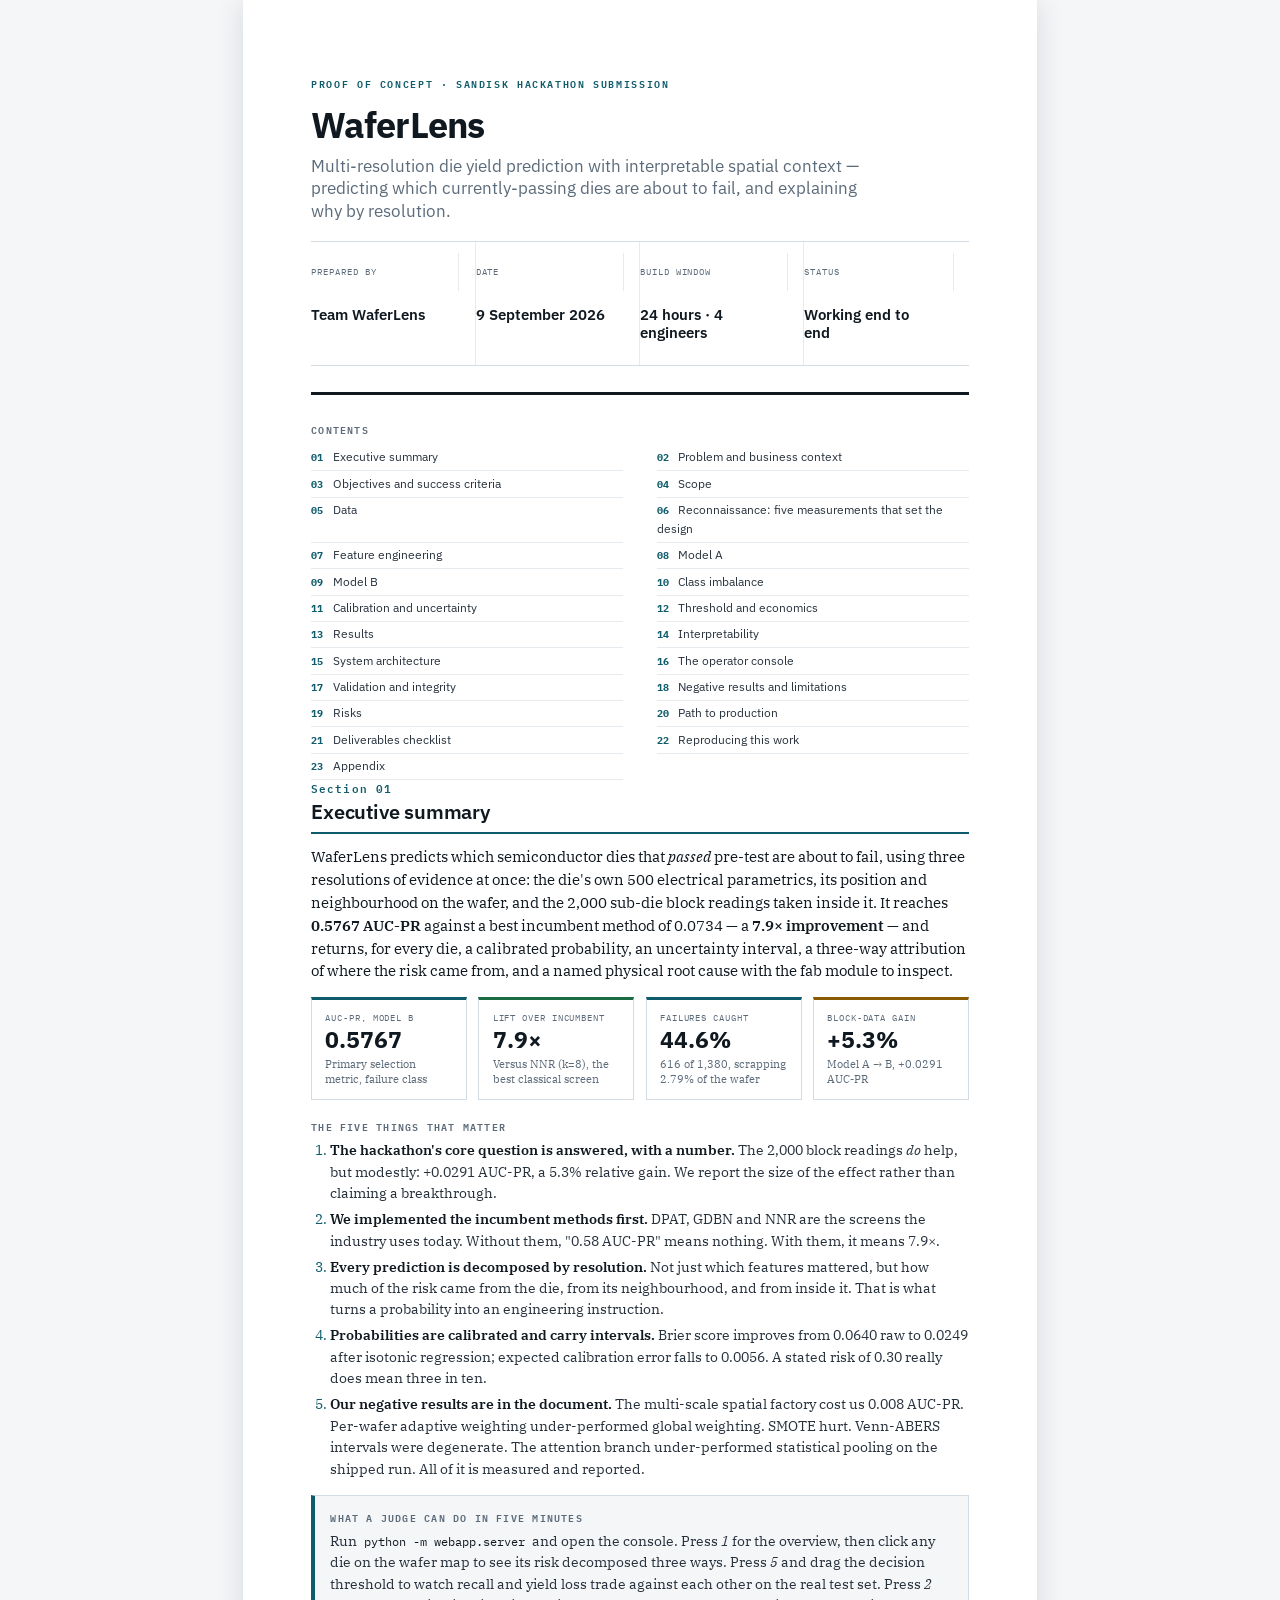
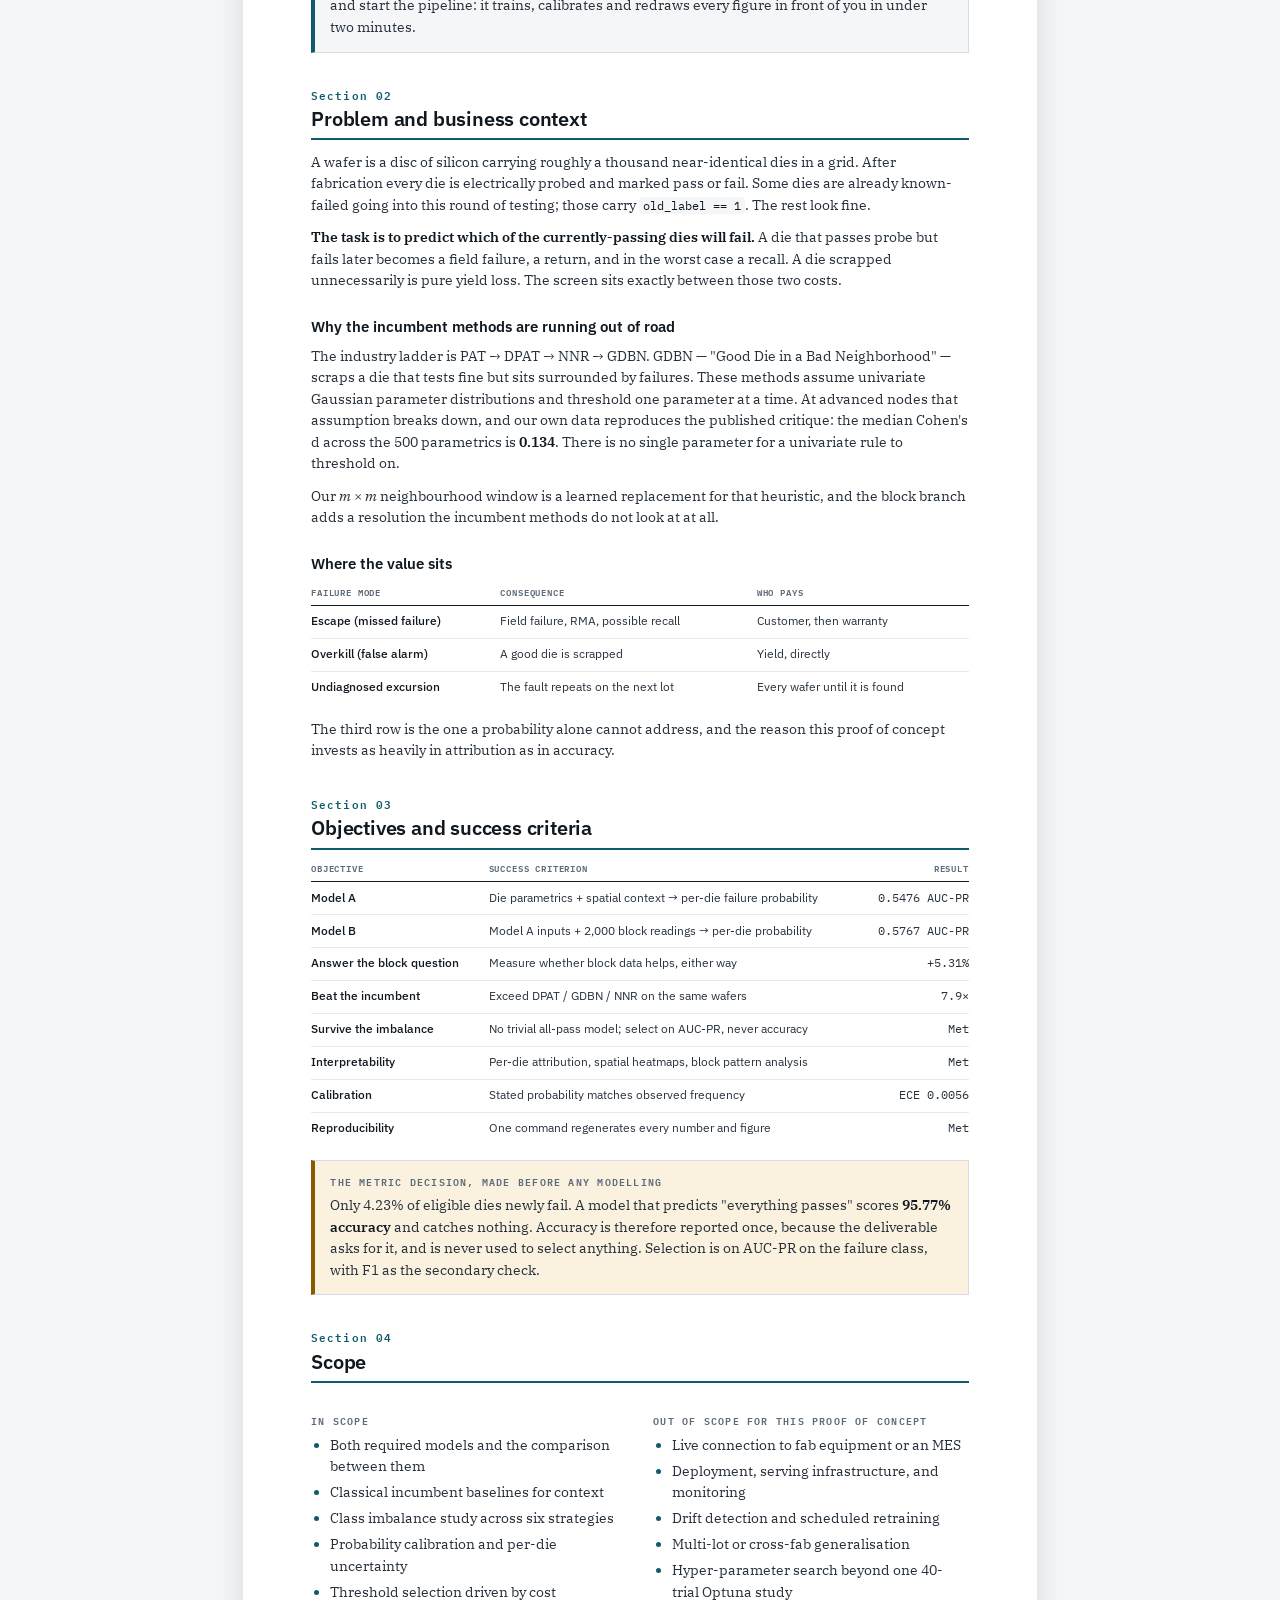
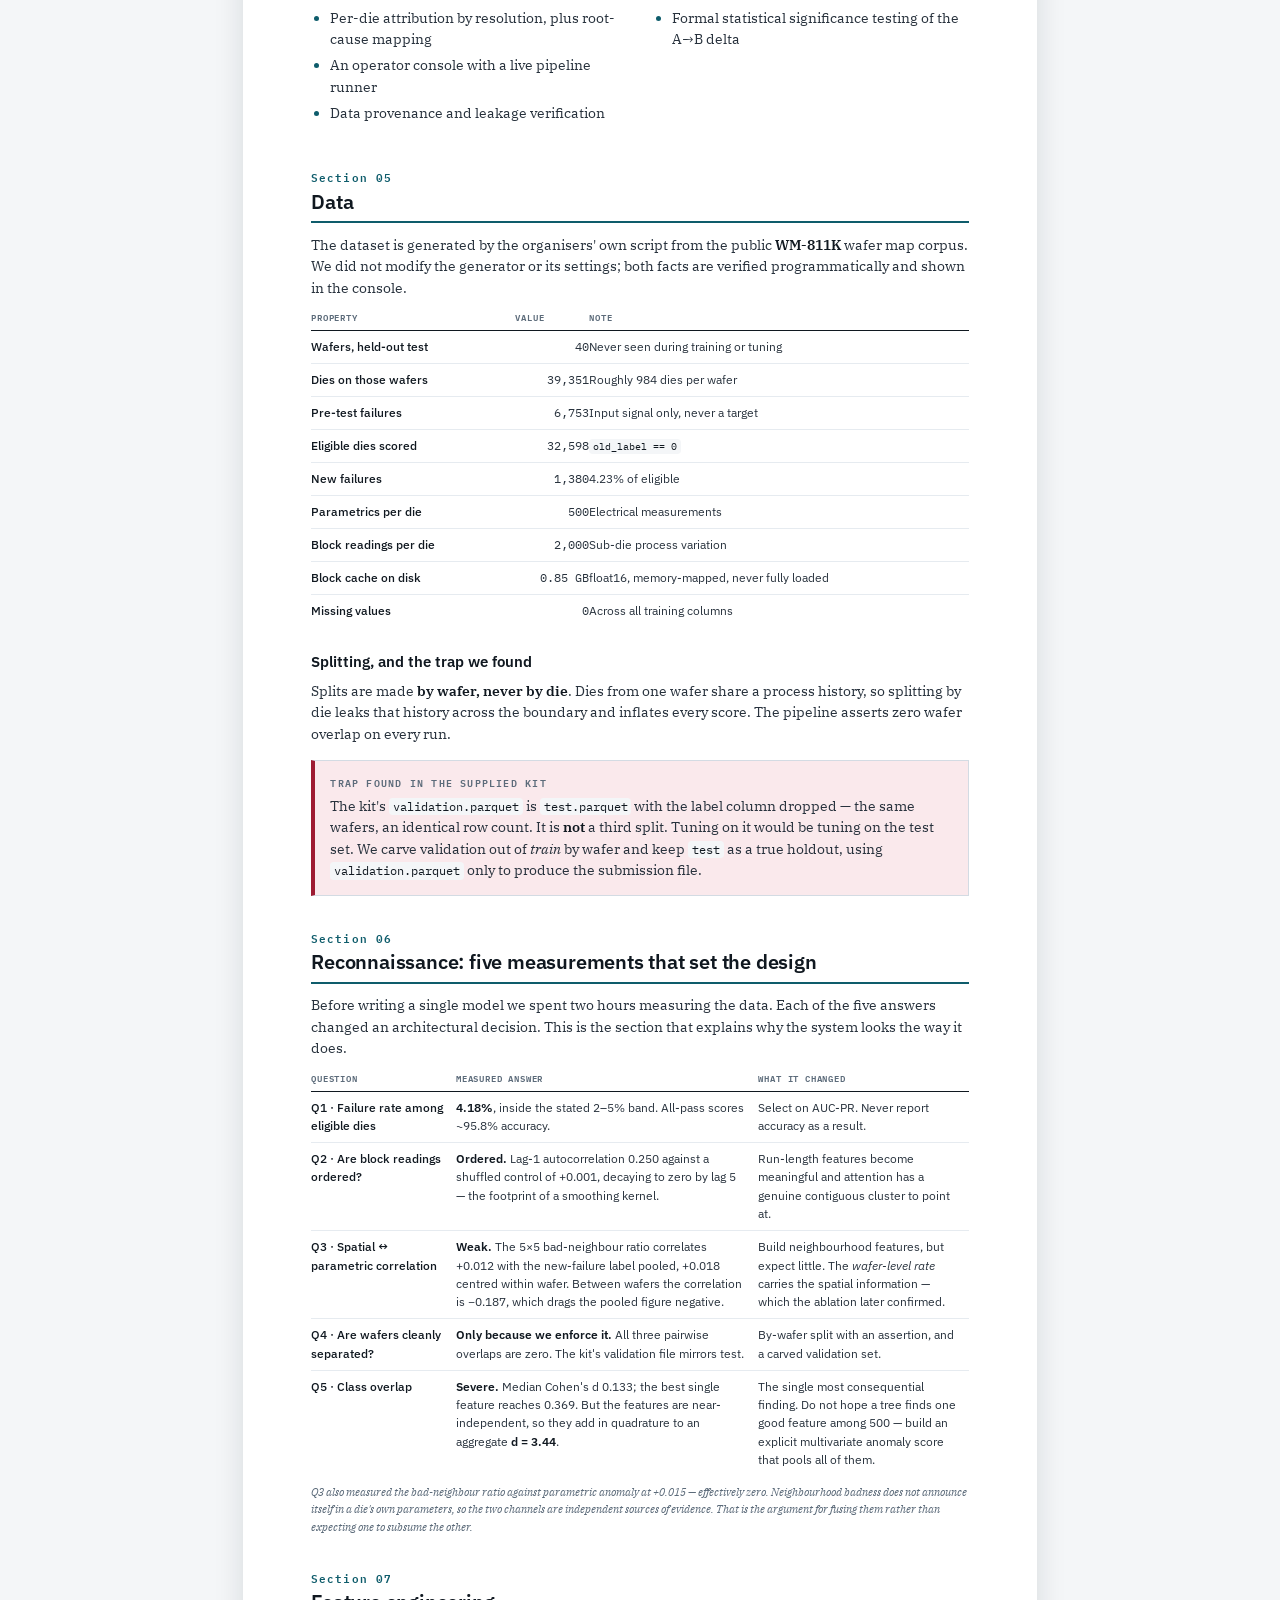
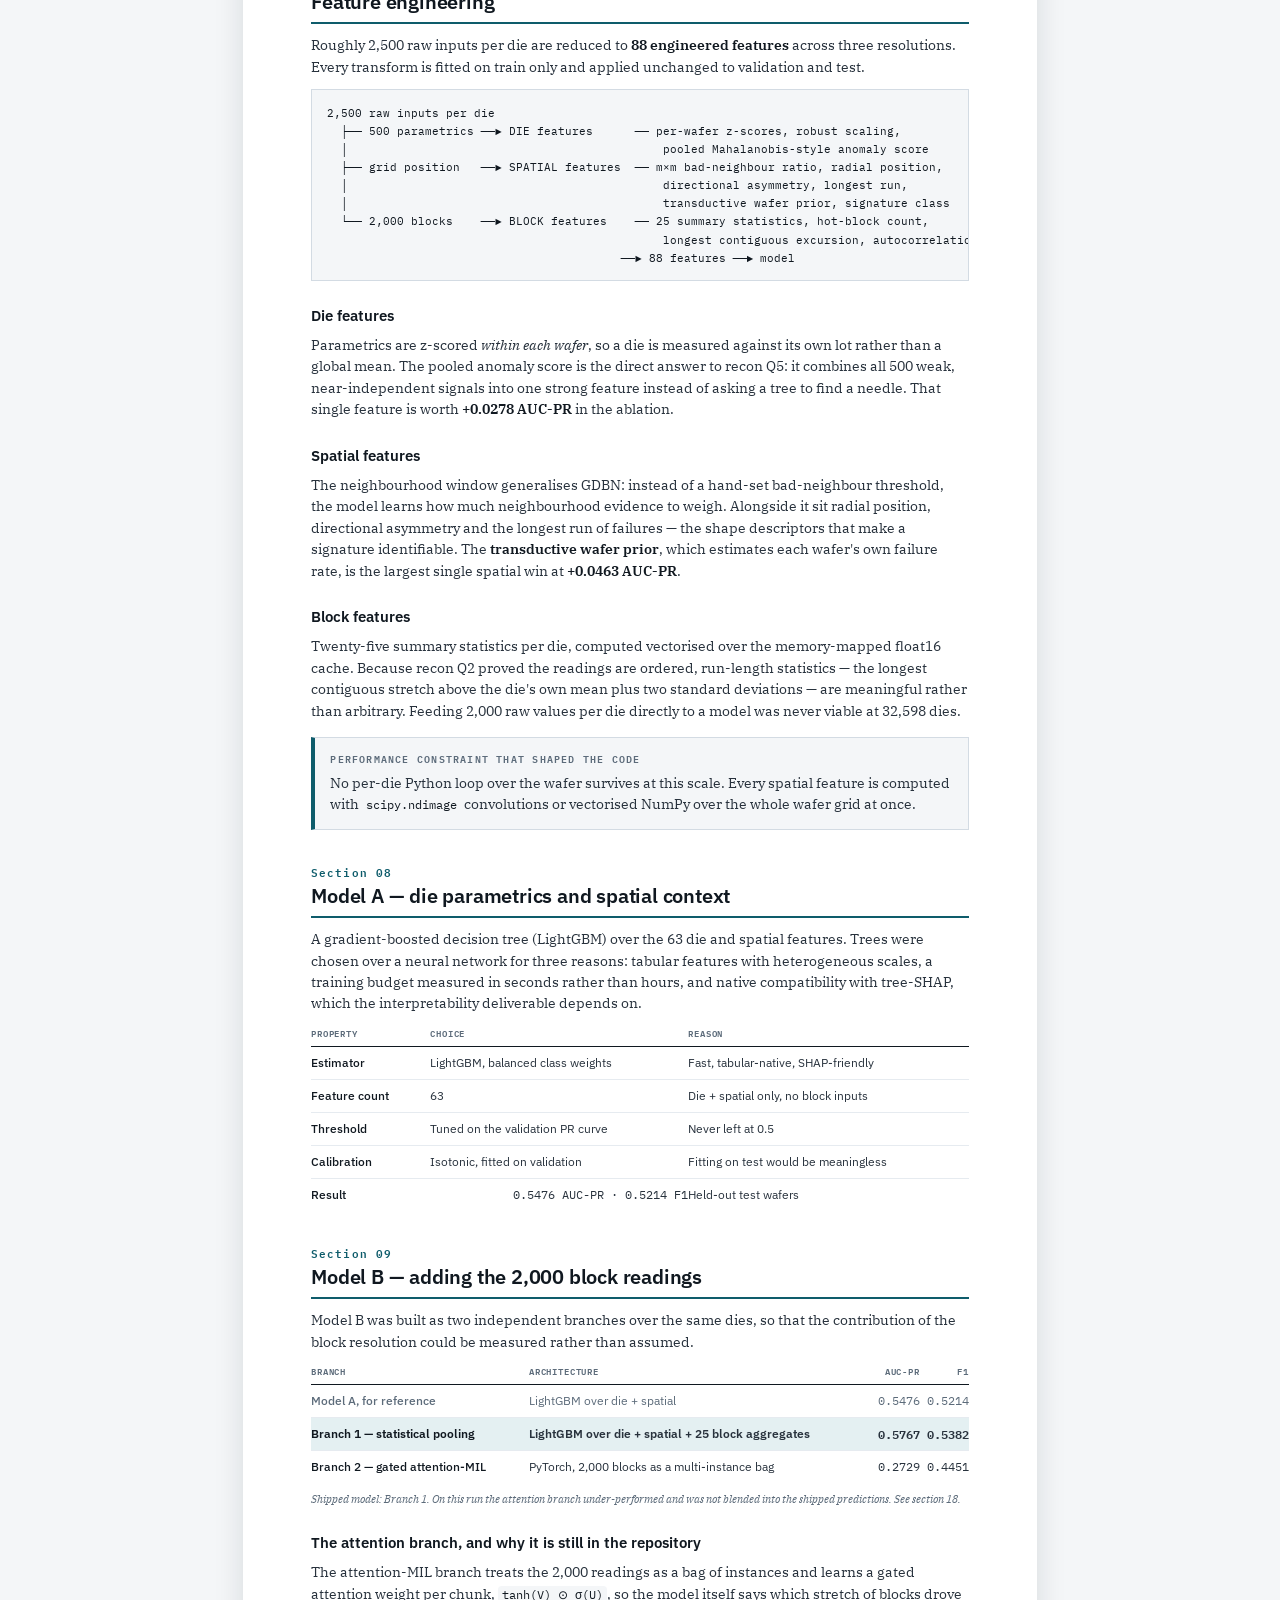
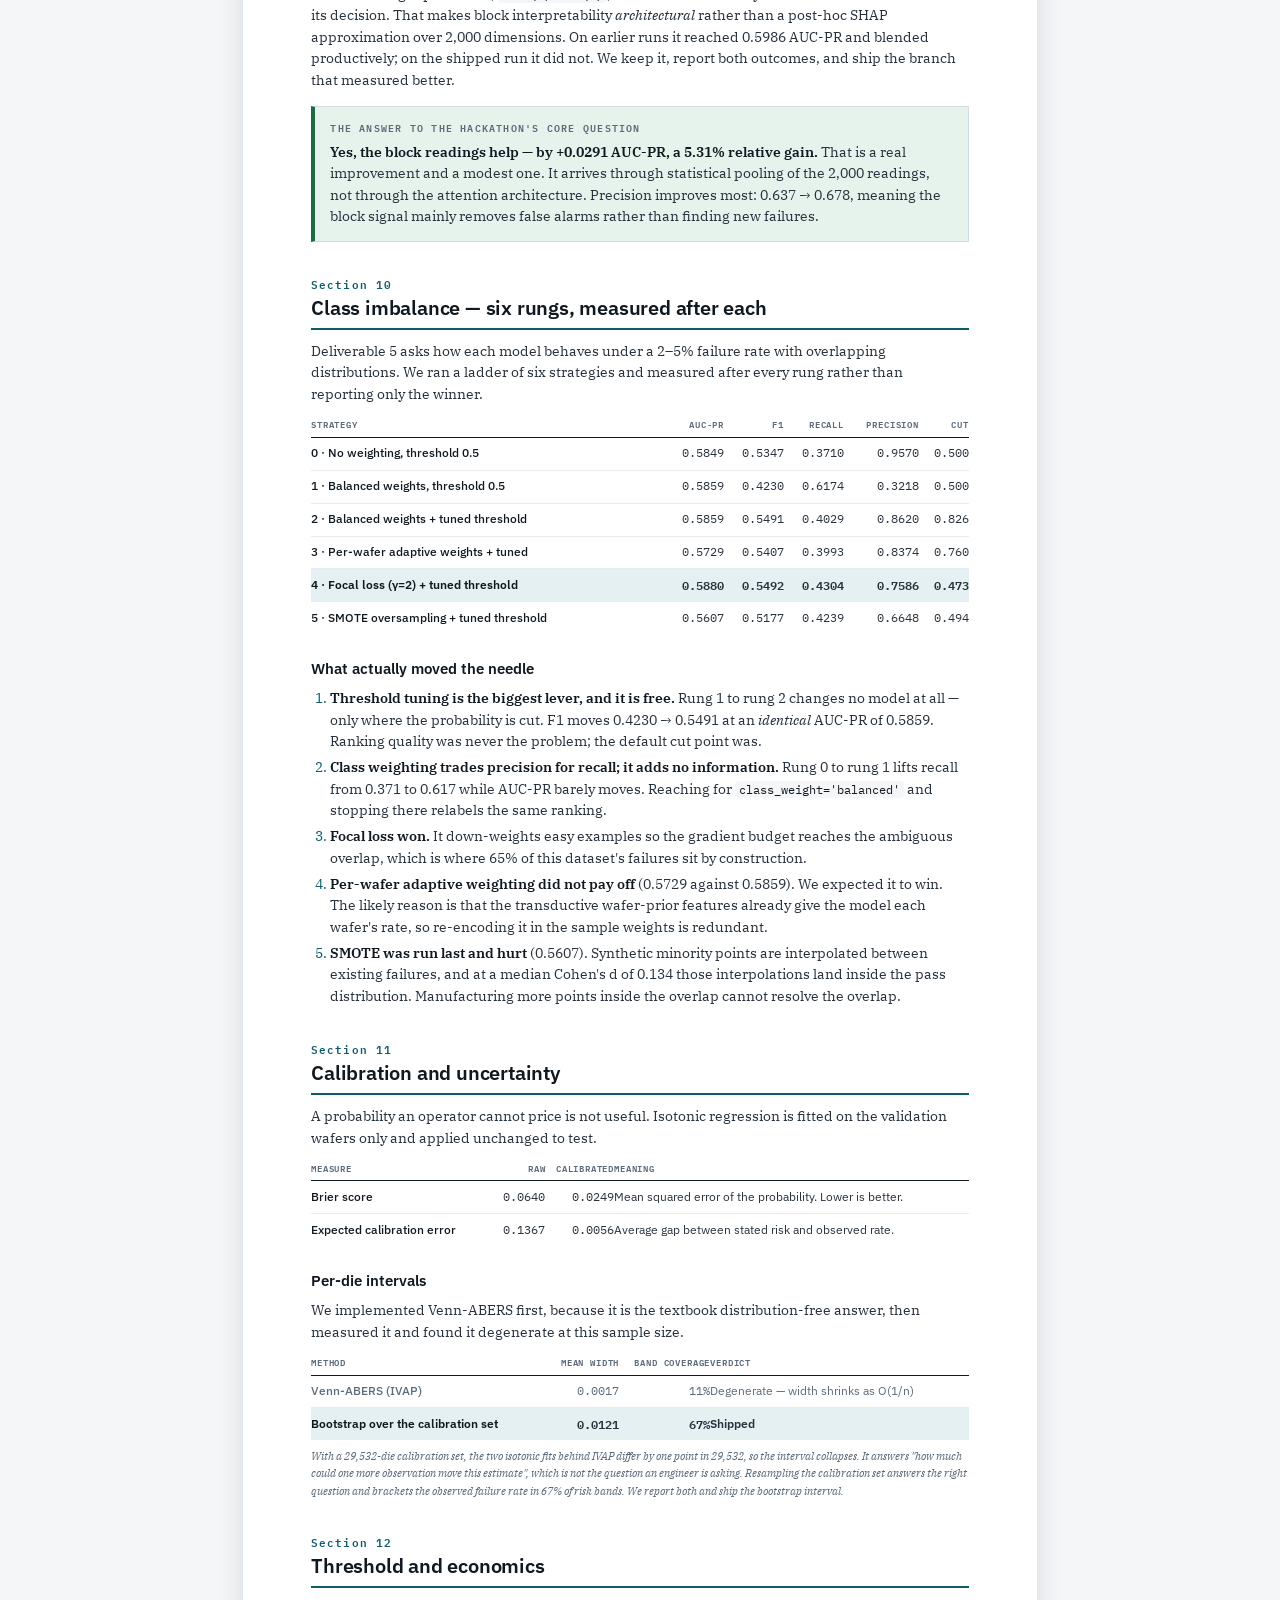
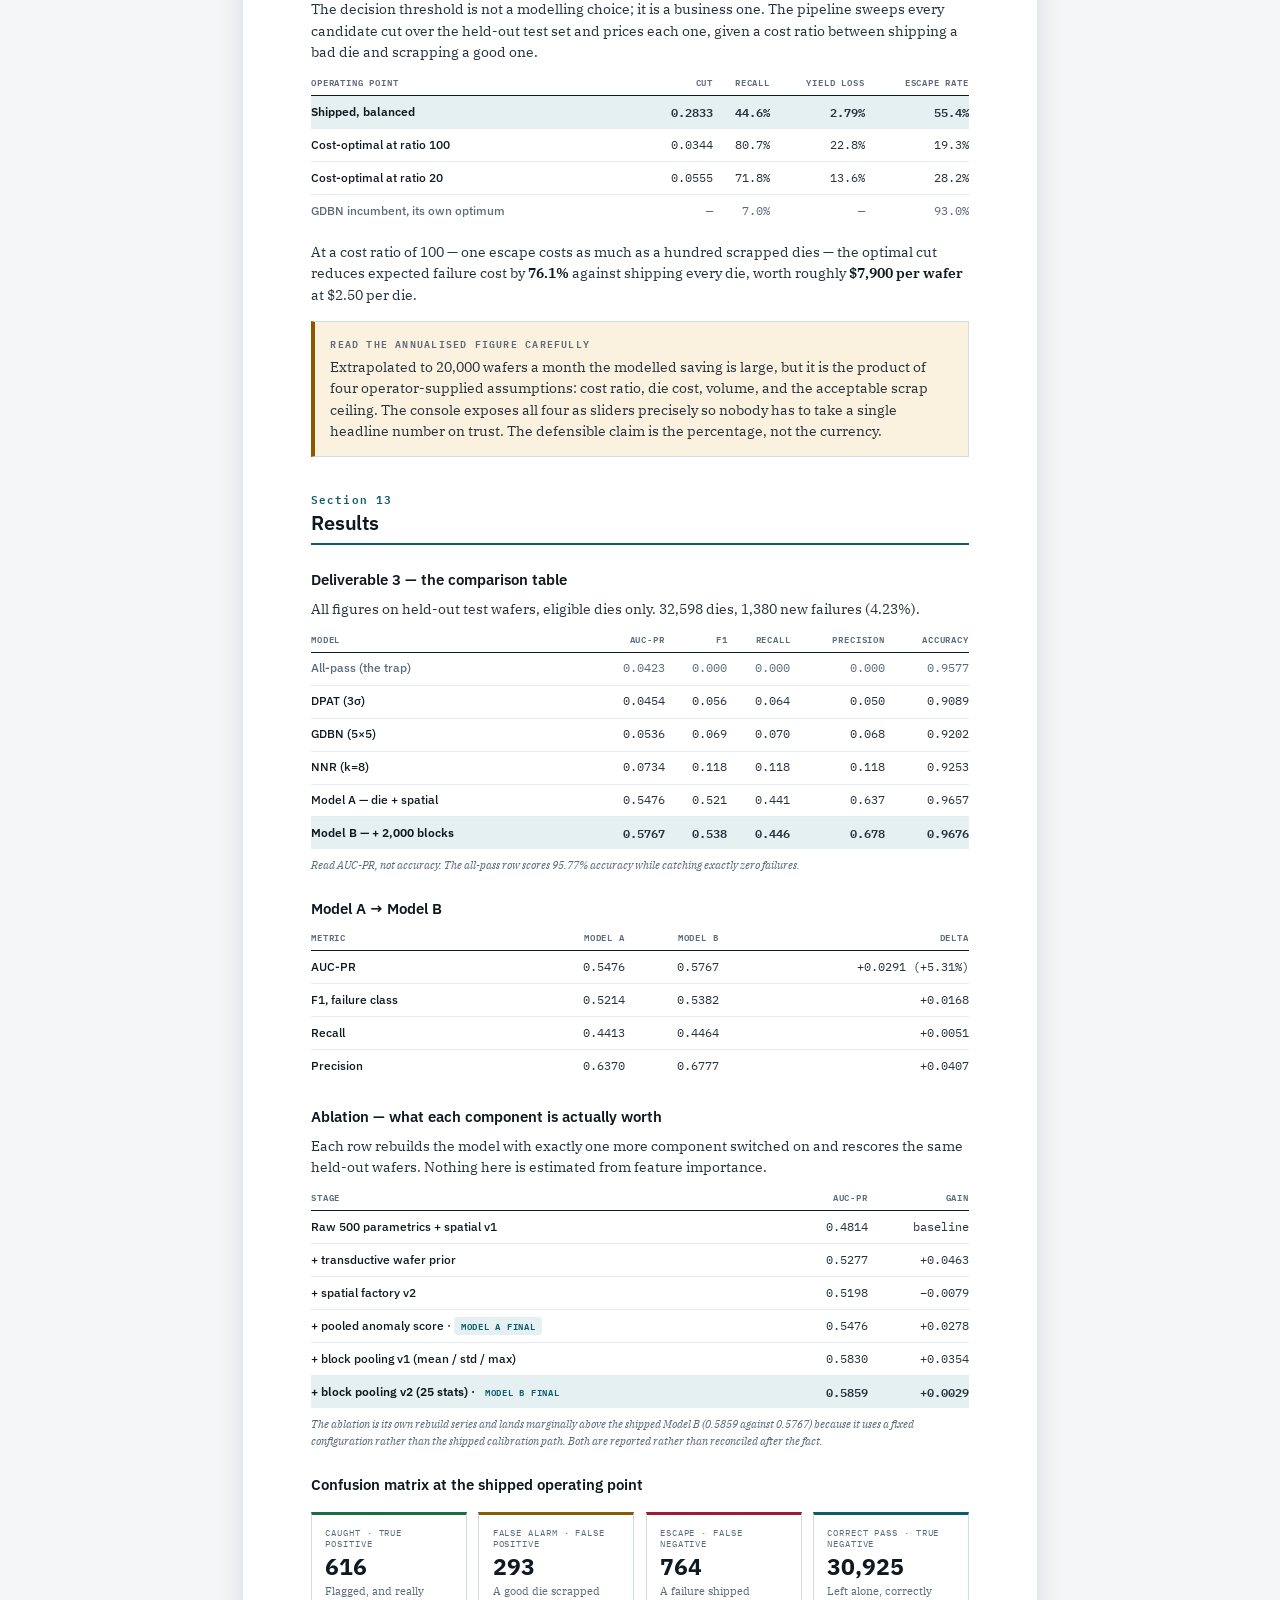
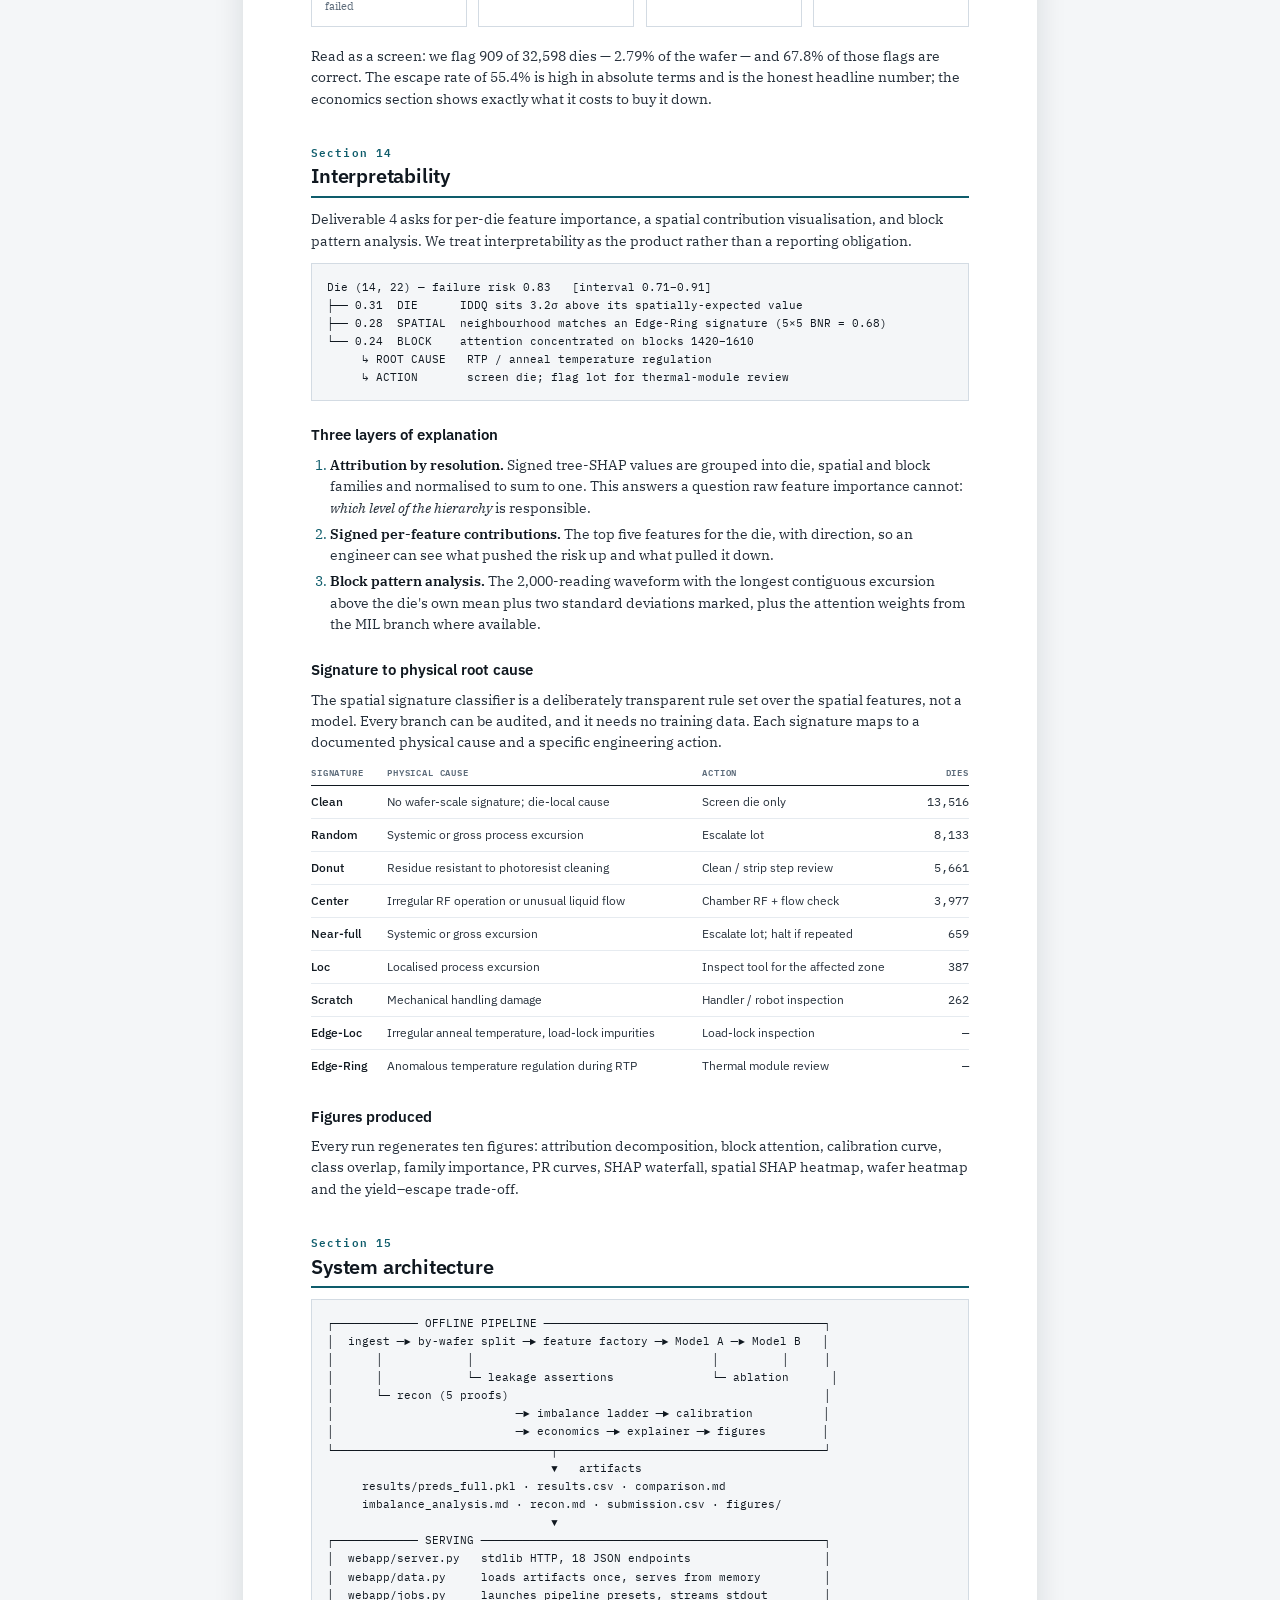
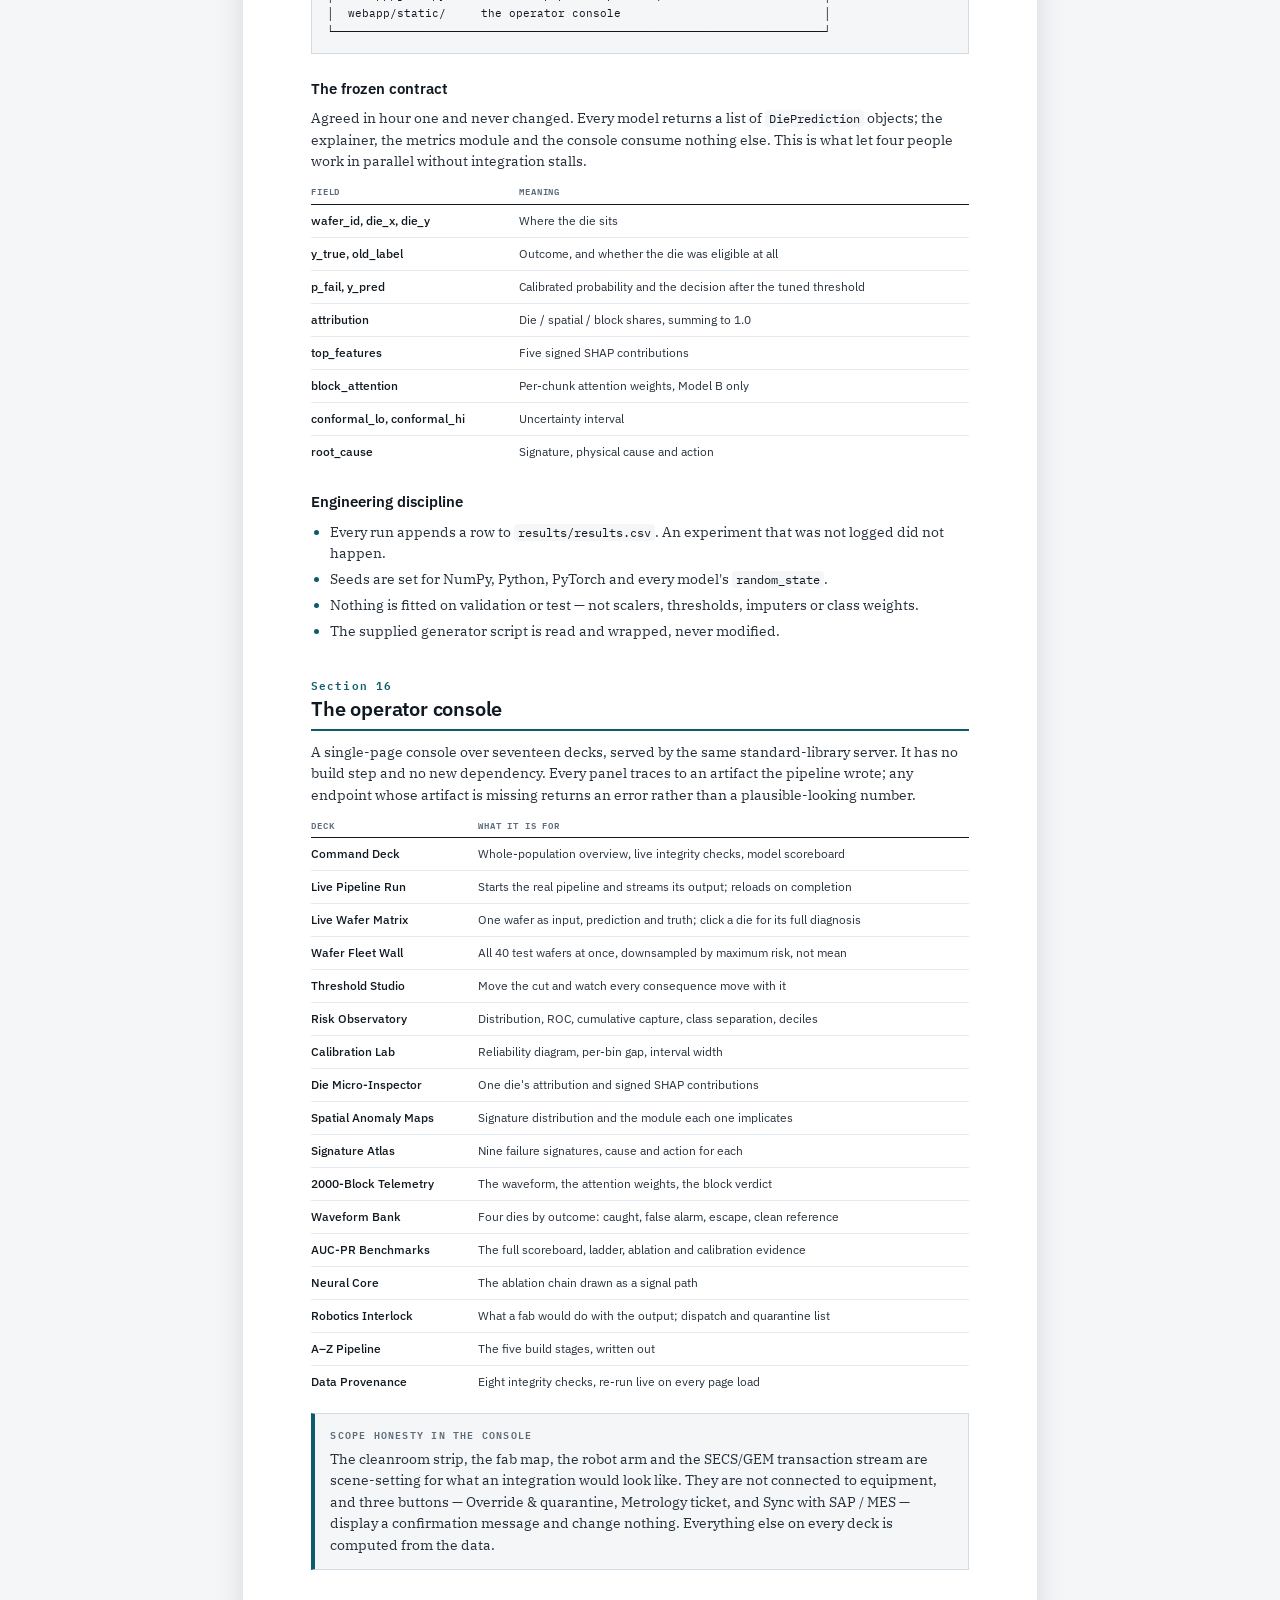
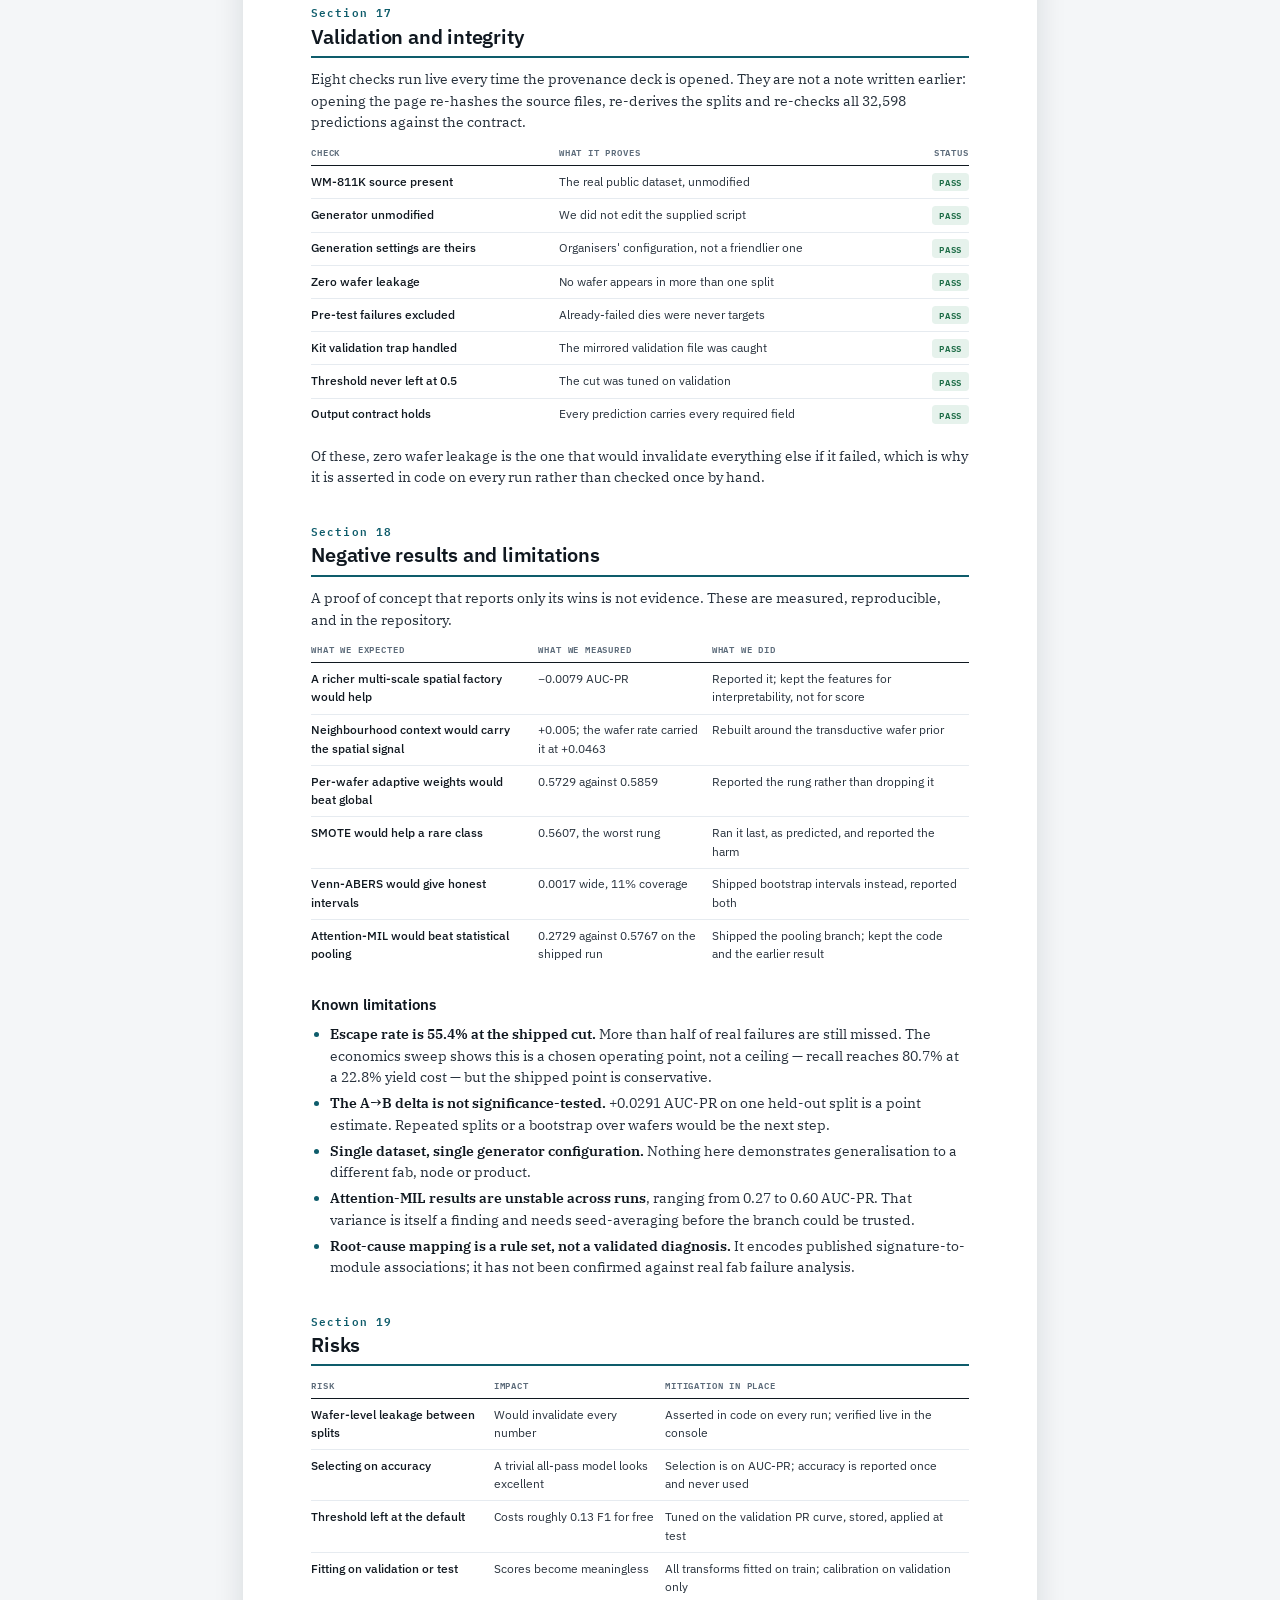
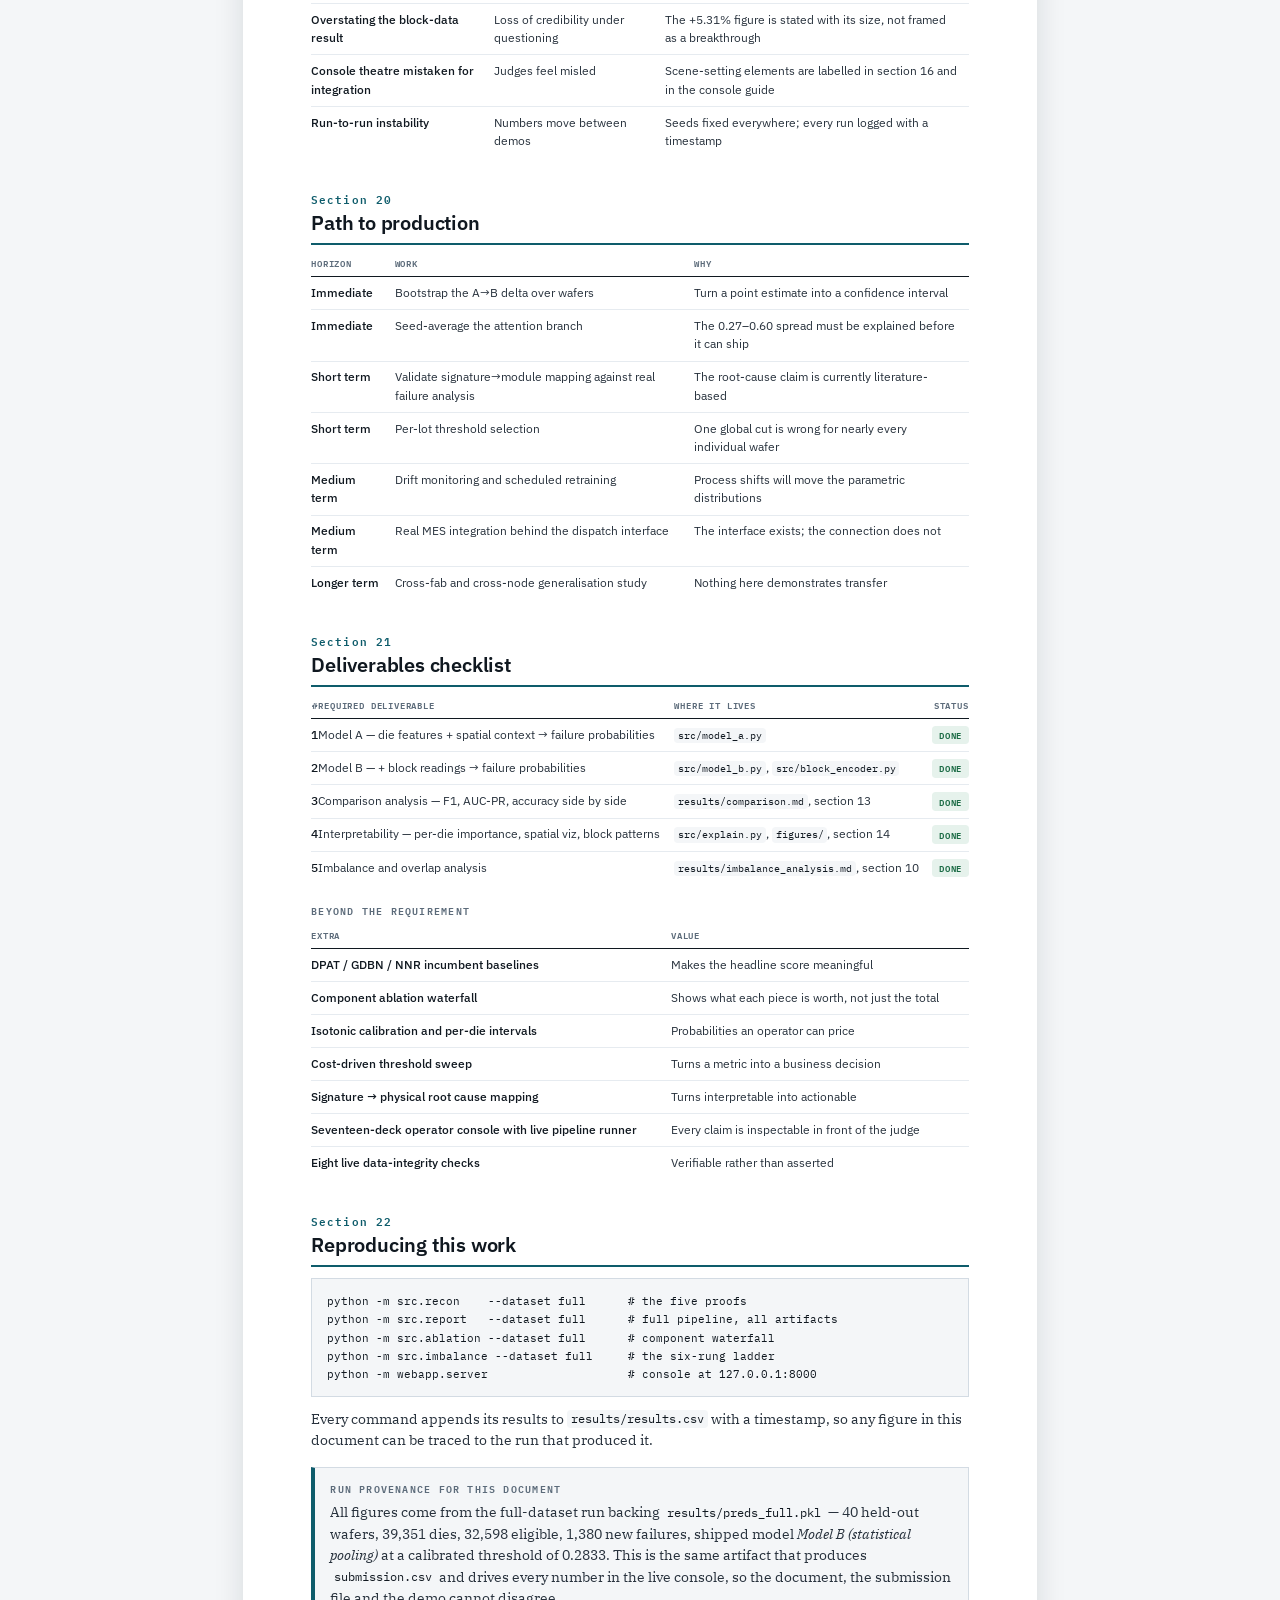
<file: docs/WaferLens_POC.html>
<!DOCTYPE html>
<html lang="en">
<head>
<meta charset="utf-8">
<meta name="viewport" content="width=device-width, initial-scale=1">
<title>WaferLens — Proof of Concept</title>
<link rel="preconnect" href="https://fonts.googleapis.com">
<link rel="preconnect" href="https://fonts.gstatic.com" crossorigin>
<link rel="stylesheet" href="https://fonts.googleapis.com/css2?family=IBM+Plex+Sans:wght@400;500;600;700&family=IBM+Plex+Serif:ital,wght@0,400;0,600;1,400&family=IBM+Plex+Mono:wght@400;500;600&display=swap">
<style>
:root{
  --paper:#FFFFFF;
  --tint:#F4F6F8;
  --tint-2:#EAEEF2;
  --ink:#101820;
  --body:#28323D;
  --muted:#5C6B7A;
  --rule:#D3DBE3;
  --rule-soft:#E6EBF0;
  --accent:#0E5C6B;
  --accent-tint:#E4F0F2;
  --ok:#1B6B45;
  --ok-tint:#E6F2EC;
  --warn:#8A5A00;
  --warn-tint:#FBF1DF;
  --crit:#9E1B32;
  --crit-tint:#FAE9EC;
  --f-head:"IBM Plex Sans","Segoe UI",system-ui,sans-serif;
  --f-body:"IBM Plex Serif",Georgia,serif;
  --f-mono:"IBM Plex Mono",ui-monospace,Consolas,monospace;
}
*{box-sizing:border-box}
html{-webkit-print-color-adjust:exact;print-color-adjust:exact}
body{
  margin:0;background:var(--tint);color:var(--body);
  font-family:var(--f-body);font-size:10.4pt;line-height:1.55;
}
.page{
  max-width:210mm;margin:0 auto;background:var(--paper);
  padding:20mm 18mm 18mm;box-shadow:0 2px 28px rgba(16,24,32,.12);
}

/* ---------------------------------------------------------------- type -- */
h1,h2,h3,h4{font-family:var(--f-head);color:var(--ink);margin:0;text-wrap:balance}
h1{font-size:27pt;font-weight:700;letter-spacing:-.02em;line-height:1.08}
h2{
  font-size:15pt;font-weight:600;letter-spacing:-.01em;line-height:1.2;
  margin:0 0 3mm;padding-bottom:2mm;border-bottom:1.5pt solid var(--accent);
}
h3{font-size:11.5pt;font-weight:600;margin:6mm 0 2mm}
h4{
  font-family:var(--f-mono);font-size:7.6pt;font-weight:600;letter-spacing:.12em;
  text-transform:uppercase;color:var(--muted);margin:5mm 0 1.5mm;
}
p{margin:0 0 3mm}
ul,ol{margin:0 0 3mm;padding-left:5mm}
li{margin-bottom:1.2mm}
li::marker{color:var(--accent)}
strong{font-weight:600;color:var(--ink)}
em{font-style:italic}
code{font-family:var(--f-mono);font-size:.86em;background:var(--tint);
  padding:0.3mm 1mm;border-radius:1mm;color:var(--ink)}
a{color:var(--accent)}

.secnum{
  font-family:var(--f-mono);font-size:8pt;color:var(--accent);letter-spacing:.1em;
  display:block;margin-bottom:1mm;font-weight:600;
}
section{margin-bottom:9mm}
section.break{break-before:page;page-break-before:always}

/* ---------------------------------------------------------------- cover - */
.cover{border-bottom:2.5pt solid var(--ink);padding-bottom:7mm;margin-bottom:7mm}
.cover .rule{
  font-family:var(--f-mono);font-size:7.6pt;letter-spacing:.16em;text-transform:uppercase;
  color:var(--accent);margin-bottom:4mm;font-weight:600;
}
.cover .sub{
  font-family:var(--f-head);font-size:12.5pt;font-weight:400;color:var(--muted);
  margin:2.5mm 0 5mm;line-height:1.35;max-width:150mm;
}
.facts{
  display:grid;grid-template-columns:repeat(4,1fr);gap:0;border-top:1px solid var(--rule);
  border-bottom:1px solid var(--rule);
}
.facts div{padding:3mm 4mm 3mm 0;border-right:1px solid var(--rule-soft)}
.facts div:last-child{border-right:0}
.facts .k{font-family:var(--f-mono);font-size:7pt;letter-spacing:.1em;text-transform:uppercase;
  color:var(--muted);margin-bottom:1mm}
.facts .v{font-family:var(--f-head);font-size:11pt;font-weight:600;color:var(--ink);line-height:1.25}

/* ---------------------------------------------------------------- bits -- */
.lede{font-size:11.4pt;line-height:1.5;color:var(--ink);margin-bottom:4mm}

.kpis{display:grid;grid-template-columns:repeat(4,1fr);gap:3mm;margin:4mm 0 5mm}
.kpi{border:1px solid var(--rule);border-top:2.5pt solid var(--accent);padding:3mm 3.5mm;
  background:var(--paper)}
.kpi.ok{border-top-color:var(--ok)} .kpi.warn{border-top-color:var(--warn)}
.kpi.crit{border-top-color:var(--crit)}
.kpi .k{font-family:var(--f-mono);font-size:6.8pt;letter-spacing:.1em;text-transform:uppercase;
  color:var(--muted);margin-bottom:1.5mm;line-height:1.3}
.kpi .v{font-family:var(--f-head);font-size:17pt;font-weight:700;color:var(--ink);line-height:1;
  font-variant-numeric:tabular-nums}
.kpi .n{font-size:8.4pt;color:var(--muted);margin-top:1.5mm;line-height:1.35}

table{width:100%;border-collapse:collapse;margin:2.5mm 0 4mm;font-family:var(--f-head);
  font-size:8.9pt;break-inside:avoid}
th{text-align:left;font-family:var(--f-mono);font-size:6.9pt;letter-spacing:.09em;
  text-transform:uppercase;color:var(--muted);font-weight:600;
  padding:0 3mm 1.5mm 0;border-bottom:1px solid var(--ink);vertical-align:bottom}
td{padding:1.8mm 3mm 1.8mm 0;border-bottom:1px solid var(--rule-soft);vertical-align:top}
tr:last-child td{border-bottom:0}
td.n,th.n{text-align:right;font-family:var(--f-mono);font-variant-numeric:tabular-nums;
  white-space:nowrap;padding-right:0}
tbody tr.hi td{background:var(--accent-tint);font-weight:600}
tbody tr.dim td{color:var(--muted)}
td:first-child{font-weight:500;color:var(--ink)}
.tbl-note{font-size:8.4pt;color:var(--muted);margin:-2mm 0 4mm;font-style:italic}

.box{border:1px solid var(--rule);border-left:3pt solid var(--accent);background:var(--tint);
  padding:3.5mm 4mm;margin:4mm 0;break-inside:avoid;orphans:3;widows:3}
.box.warn{border-left-color:var(--warn);background:var(--warn-tint)}
.box.crit{border-left-color:var(--crit);background:var(--crit-tint)}
.box.ok{border-left-color:var(--ok);background:var(--ok-tint)}
.box h4{margin-top:0}
.box p:last-child{margin-bottom:0}

.pill{display:inline-block;font-family:var(--f-mono);font-size:6.8pt;letter-spacing:.08em;
  text-transform:uppercase;padding:.6mm 1.8mm;border-radius:1mm;font-weight:600}
.pill.ok{background:var(--ok-tint);color:var(--ok)}
.pill.warn{background:var(--warn-tint);color:var(--warn)}
.pill.crit{background:var(--crit-tint);color:var(--crit)}
.pill.acc{background:var(--accent-tint);color:var(--accent)}

.two{display:grid;grid-template-columns:1fr 1fr;gap:0 7mm}
.flow{font-family:var(--f-mono);font-size:8pt;line-height:1.7;background:var(--tint);
  border:1px solid var(--rule);padding:3.5mm 4mm;margin:3mm 0;white-space:pre;
  overflow-x:auto;color:var(--ink);break-inside:avoid}
.toc{display:grid;grid-template-columns:1fr 1fr;column-gap:9mm;font-family:var(--f-head);
  font-size:9pt;margin-top:2mm}
.toc div{padding:.9mm 0;border-bottom:1px solid var(--rule-soft)}
.coverpage{break-after:page;page-break-after:always}
.toc b{font-family:var(--f-mono);font-size:7.6pt;color:var(--accent);margin-right:2.5mm}

footer{border-top:1px solid var(--rule);margin-top:8mm;padding-top:3mm;
  font-family:var(--f-mono);font-size:7.4pt;color:var(--muted);
  display:flex;justify-content:space-between;gap:5mm;flex-wrap:wrap}

/* ---------------------------------------------------------------- print - */
@page{size:A4;margin:16mm 15mm 15mm}
@media print{
  body{background:#fff;font-size:9.6pt}
  .page{max-width:none;margin:0;padding:0;box-shadow:none}
  h2{break-after:avoid;page-break-after:avoid}
  h3,h4{break-after:avoid;page-break-after:avoid}
  .kpis,.facts{break-inside:avoid}
}
@media screen and (max-width:760px){
  .facts,.kpis{grid-template-columns:repeat(2,1fr)}
  .two,.toc{display:block;columns:1}
  .page{padding:12mm 6mm}
}
</style>
</head>
<body>
<div class="page">

<!-- ================================================================ COVER -->
<div class="coverpage">
<div class="cover">
  <div class="rule">Proof of Concept · SanDisk Hackathon Submission</div>
  <h1>WaferLens</h1>
  <p class="sub">Multi-resolution die yield prediction with interpretable spatial context —
  predicting which currently-passing dies are about to fail, and explaining why by resolution.</p>
  <div class="facts">
    <div><div class="k">Prepared by</div><div class="v">Team WaferLens</div></div>
    <div><div class="k">Date</div><div class="v">9 September 2026</div></div>
    <div><div class="k">Build window</div><div class="v">24 hours · 4 engineers</div></div>
    <div><div class="k">Status</div><div class="v">Working end to end</div></div>
  </div>
</div>

<h4>Contents</h4>
<div class="toc">
  <div><b>01</b>Executive summary</div>
  <div><b>02</b>Problem and business context</div>
  <div><b>03</b>Objectives and success criteria</div>
  <div><b>04</b>Scope</div>
  <div><b>05</b>Data</div>
  <div><b>06</b>Reconnaissance: five measurements that set the design</div>
  <div><b>07</b>Feature engineering</div>
  <div><b>08</b>Model A</div>
  <div><b>09</b>Model B</div>
  <div><b>10</b>Class imbalance</div>
  <div><b>11</b>Calibration and uncertainty</div>
  <div><b>12</b>Threshold and economics</div>
  <div><b>13</b>Results</div>
  <div><b>14</b>Interpretability</div>
  <div><b>15</b>System architecture</div>
  <div><b>16</b>The operator console</div>
  <div><b>17</b>Validation and integrity</div>
  <div><b>18</b>Negative results and limitations</div>
  <div><b>19</b>Risks</div>
  <div><b>20</b>Path to production</div>
  <div><b>21</b>Deliverables checklist</div>
  <div><b>22</b>Reproducing this work</div>
  <div><b>23</b>Appendix</div>
</div>
</div><!-- /coverpage -->

<!-- ================================================================ 01 --- -->
<section>
  <span class="secnum">Section 01</span>
  <h2>Executive summary</h2>

  <p class="lede">WaferLens predicts which semiconductor dies that <em>passed</em> pre-test are about to
  fail, using three resolutions of evidence at once: the die's own 500 electrical parametrics, its
  position and neighbourhood on the wafer, and the 2,000 sub-die block readings taken inside it. It
  reaches <strong>0.5767 AUC-PR</strong> against a best incumbent method of 0.0734 — a
  <strong>7.9× improvement</strong> — and returns, for every die, a calibrated probability, an
  uncertainty interval, a three-way attribution of where the risk came from, and a named physical root
  cause with the fab module to inspect.</p>

  <div class="kpis">
    <div class="kpi"><div class="k">AUC-PR, Model B</div><div class="v">0.5767</div>
      <div class="n">Primary selection metric, failure class</div></div>
    <div class="kpi ok"><div class="k">Lift over incumbent</div><div class="v">7.9×</div>
      <div class="n">Versus NNR (k=8), the best classical screen</div></div>
    <div class="kpi"><div class="k">Failures caught</div><div class="v">44.6%</div>
      <div class="n">616 of 1,380, scrapping 2.79% of the wafer</div></div>
    <div class="kpi warn"><div class="k">Block-data gain</div><div class="v">+5.3%</div>
      <div class="n">Model A → B, +0.0291 AUC-PR</div></div>
  </div>

  <h4>The five things that matter</h4>
  <ol>
    <li><strong>The hackathon's core question is answered, with a number.</strong> The 2,000 block
      readings <em>do</em> help, but modestly: +0.0291 AUC-PR, a 5.3% relative gain. We report the size
      of the effect rather than claiming a breakthrough.</li>
    <li><strong>We implemented the incumbent methods first.</strong> DPAT, GDBN and NNR are the screens
      the industry uses today. Without them, "0.58 AUC-PR" means nothing. With them, it means 7.9×.</li>
    <li><strong>Every prediction is decomposed by resolution.</strong> Not just which features mattered,
      but how much of the risk came from the die, from its neighbourhood, and from inside it. That is
      what turns a probability into an engineering instruction.</li>
    <li><strong>Probabilities are calibrated and carry intervals.</strong> Brier score improves from
      0.0640 raw to 0.0249 after isotonic regression; expected calibration error falls to 0.0056. A
      stated risk of 0.30 really does mean three in ten.</li>
    <li><strong>Our negative results are in the document.</strong> The multi-scale spatial factory cost
      us 0.008 AUC-PR. Per-wafer adaptive weighting under-performed global weighting. SMOTE hurt.
      Venn-ABERS intervals were degenerate. The attention branch under-performed statistical pooling on
      the shipped run. All of it is measured and reported.</li>
  </ol>

  <div class="box">
    <h4>What a judge can do in five minutes</h4>
    <p>Run <code>python -m webapp.server</code> and open the console. Press <em>1</em> for the overview,
    then click any die on the wafer map to see its risk decomposed three ways. Press <em>5</em> and drag
    the decision threshold to watch recall and yield loss trade against each other on the real test set.
    Press <em>2</em> and start the pipeline: it trains, calibrates and redraws every figure in front of
    you in under two minutes.</p>
  </div>
</section>

<!-- ================================================================ 02 --- -->
<section>
  <span class="secnum">Section 02</span>
  <h2>Problem and business context</h2>

  <p>A wafer is a disc of silicon carrying roughly a thousand near-identical dies in a grid. After
  fabrication every die is electrically probed and marked pass or fail. Some dies are already known-failed
  going into this round of testing; those carry <code>old_label == 1</code>. The rest look fine.</p>

  <p><strong>The task is to predict which of the currently-passing dies will fail.</strong> A die that
  passes probe but fails later becomes a field failure, a return, and in the worst case a recall. A die
  scrapped unnecessarily is pure yield loss. The screen sits exactly between those two costs.</p>

  <h3>Why the incumbent methods are running out of road</h3>
  <p>The industry ladder is PAT → DPAT → NNR → GDBN. GDBN — "Good Die in a Bad Neighborhood" — scraps a
  die that tests fine but sits surrounded by failures. These methods assume univariate Gaussian
  parameter distributions and threshold one parameter at a time. At advanced nodes that assumption
  breaks down, and our own data reproduces the published critique: the median Cohen's d across the 500
  parametrics is <strong>0.134</strong>. There is no single parameter for a univariate rule to
  threshold on.</p>

  <p>Our <em>m</em> × <em>m</em> neighbourhood window is a learned replacement for that heuristic, and
  the block branch adds a resolution the incumbent methods do not look at at all.</p>

  <h3>Where the value sits</h3>
  <table>
    <thead><tr><th>Failure mode</th><th>Consequence</th><th>Who pays</th></tr></thead>
    <tbody>
      <tr><td>Escape (missed failure)</td><td>Field failure, RMA, possible recall</td><td>Customer, then warranty</td></tr>
      <tr><td>Overkill (false alarm)</td><td>A good die is scrapped</td><td>Yield, directly</td></tr>
      <tr><td>Undiagnosed excursion</td><td>The fault repeats on the next lot</td><td>Every wafer until it is found</td></tr>
    </tbody>
  </table>
  <p>The third row is the one a probability alone cannot address, and the reason this proof of concept
  invests as heavily in attribution as in accuracy.</p>
</section>

<!-- ================================================================ 03 --- -->
<section>
  <span class="secnum">Section 03</span>
  <h2>Objectives and success criteria</h2>

  <table>
    <thead><tr><th>Objective</th><th>Success criterion</th><th class="n">Result</th></tr></thead>
    <tbody>
      <tr><td>Model A</td><td>Die parametrics + spatial context → per-die failure probability</td><td class="n">0.5476 AUC-PR</td></tr>
      <tr><td>Model B</td><td>Model A inputs + 2,000 block readings → per-die probability</td><td class="n">0.5767 AUC-PR</td></tr>
      <tr><td>Answer the block question</td><td>Measure whether block data helps, either way</td><td class="n">+5.31%</td></tr>
      <tr><td>Beat the incumbent</td><td>Exceed DPAT / GDBN / NNR on the same wafers</td><td class="n">7.9×</td></tr>
      <tr><td>Survive the imbalance</td><td>No trivial all-pass model; select on AUC-PR, never accuracy</td><td class="n">Met</td></tr>
      <tr><td>Interpretability</td><td>Per-die attribution, spatial heatmaps, block pattern analysis</td><td class="n">Met</td></tr>
      <tr><td>Calibration</td><td>Stated probability matches observed frequency</td><td class="n">ECE 0.0056</td></tr>
      <tr><td>Reproducibility</td><td>One command regenerates every number and figure</td><td class="n">Met</td></tr>
    </tbody>
  </table>

  <div class="box warn">
    <h4>The metric decision, made before any modelling</h4>
    <p>Only 4.23% of eligible dies newly fail. A model that predicts "everything passes" scores
    <strong>95.77% accuracy</strong> and catches nothing. Accuracy is therefore reported once, because
    the deliverable asks for it, and is never used to select anything. Selection is on AUC-PR on the
    failure class, with F1 as the secondary check.</p>
  </div>
</section>

<!-- ================================================================ 04 --- -->
<section>
  <span class="secnum">Section 04</span>
  <h2>Scope</h2>

  <div class="two">
    <div>
      <h4>In scope</h4>
      <ul>
        <li>Both required models and the comparison between them</li>
        <li>Classical incumbent baselines for context</li>
        <li>Class imbalance study across six strategies</li>
        <li>Probability calibration and per-die uncertainty</li>
        <li>Threshold selection driven by cost</li>
        <li>Per-die attribution by resolution, plus root-cause mapping</li>
        <li>An operator console with a live pipeline runner</li>
        <li>Data provenance and leakage verification</li>
      </ul>
    </div>
    <div>
      <h4>Out of scope for this proof of concept</h4>
      <ul>
        <li>Live connection to fab equipment or an MES</li>
        <li>Deployment, serving infrastructure, and monitoring</li>
        <li>Drift detection and scheduled retraining</li>
        <li>Multi-lot or cross-fab generalisation</li>
        <li>Hyper-parameter search beyond one 40-trial Optuna study</li>
        <li>Formal statistical significance testing of the A→B delta</li>
      </ul>
    </div>
  </div>
</section>

<!-- ================================================================ 05 --- -->
<section class="break">
  <span class="secnum">Section 05</span>
  <h2>Data</h2>

  <p>The dataset is generated by the organisers' own script from the public
  <strong>WM-811K</strong> wafer map corpus. We did not modify the generator or its settings; both facts
  are verified programmatically and shown in the console.</p>

  <table>
    <thead><tr><th>Property</th><th>Value</th><th>Note</th></tr></thead>
    <tbody>
      <tr><td>Wafers, held-out test</td><td class="n">40</td><td>Never seen during training or tuning</td></tr>
      <tr><td>Dies on those wafers</td><td class="n">39,351</td><td>Roughly 984 dies per wafer</td></tr>
      <tr><td>Pre-test failures</td><td class="n">6,753</td><td>Input signal only, never a target</td></tr>
      <tr><td>Eligible dies scored</td><td class="n">32,598</td><td><code>old_label == 0</code></td></tr>
      <tr><td>New failures</td><td class="n">1,380</td><td>4.23% of eligible</td></tr>
      <tr><td>Parametrics per die</td><td class="n">500</td><td>Electrical measurements</td></tr>
      <tr><td>Block readings per die</td><td class="n">2,000</td><td>Sub-die process variation</td></tr>
      <tr><td>Block cache on disk</td><td class="n">0.85 GB</td><td>float16, memory-mapped, never fully loaded</td></tr>
      <tr><td>Missing values</td><td class="n">0</td><td>Across all training columns</td></tr>
    </tbody>
  </table>

  <h3>Splitting, and the trap we found</h3>
  <p>Splits are made <strong>by wafer, never by die</strong>. Dies from one wafer share a process history,
  so splitting by die leaks that history across the boundary and inflates every score. The pipeline
  asserts zero wafer overlap on every run.</p>

  <div class="box crit">
    <h4>Trap found in the supplied kit</h4>
    <p>The kit's <code>validation.parquet</code> is <code>test.parquet</code> with the label column
    dropped — the same wafers, an identical row count. It is <strong>not</strong> a third split. Tuning
    on it would be tuning on the test set. We carve validation out of <em>train</em> by wafer and keep
    <code>test</code> as a true holdout, using <code>validation.parquet</code> only to produce the
    submission file.</p>
  </div>
</section>

<!-- ================================================================ 06 --- -->
<section>
  <span class="secnum">Section 06</span>
  <h2>Reconnaissance: five measurements that set the design</h2>

  <p>Before writing a single model we spent two hours measuring the data. Each of the five answers
  changed an architectural decision. This is the section that explains why the system looks the way it
  does.</p>

  <table>
    <thead><tr><th style="width:22%">Question</th><th>Measured answer</th><th style="width:32%">What it changed</th></tr></thead>
    <tbody>
      <tr>
        <td>Q1 · Failure rate among eligible dies</td>
        <td><strong>4.18%</strong>, inside the stated 2–5% band. All-pass scores ~95.8% accuracy.</td>
        <td>Select on AUC-PR. Never report accuracy as a result.</td>
      </tr>
      <tr>
        <td>Q2 · Are block readings ordered?</td>
        <td><strong>Ordered.</strong> Lag-1 autocorrelation 0.250 against a shuffled control of +0.001,
          decaying to zero by lag 5 — the footprint of a smoothing kernel.</td>
        <td>Run-length features become meaningful and attention has a genuine contiguous cluster to
          point at.</td>
      </tr>
      <tr>
        <td>Q3 · Spatial ↔ parametric correlation</td>
        <td><strong>Weak.</strong> The 5×5 bad-neighbour ratio correlates +0.012 with the new-failure
          label pooled, +0.018 centred within wafer. Between wafers the correlation is −0.187, which
          drags the pooled figure negative.</td>
        <td>Build neighbourhood features, but expect little. The <em>wafer-level rate</em> carries the
          spatial information — which the ablation later confirmed.</td>
      </tr>
      <tr>
        <td>Q4 · Are wafers cleanly separated?</td>
        <td><strong>Only because we enforce it.</strong> All three pairwise overlaps are zero. The kit's
          validation file mirrors test.</td>
        <td>By-wafer split with an assertion, and a carved validation set.</td>
      </tr>
      <tr>
        <td>Q5 · Class overlap</td>
        <td><strong>Severe.</strong> Median Cohen's d 0.133; the best single feature reaches 0.369. But
          the features are near-independent, so they add in quadrature to an aggregate
          <strong>d = 3.44</strong>.</td>
        <td>The single most consequential finding. Do not hope a tree finds one good feature among 500 —
          build an explicit multivariate anomaly score that pools all of them.</td>
      </tr>
    </tbody>
  </table>

  <p class="tbl-note">Q3 also measured the bad-neighbour ratio against parametric anomaly at +0.015 —
  effectively zero. Neighbourhood badness does not announce itself in a die's own parameters, so the two
  channels are independent sources of evidence. That is the argument for fusing them rather than
  expecting one to subsume the other.</p>
</section>

<!-- ================================================================ 07 --- -->
<section class="break">
  <span class="secnum">Section 07</span>
  <h2>Feature engineering</h2>

  <p>Roughly 2,500 raw inputs per die are reduced to <strong>88 engineered features</strong> across three
  resolutions. Every transform is fitted on train only and applied unchanged to validation and test.</p>

  <div class="flow">2,500 raw inputs per die
  ├── 500 parametrics ──► DIE features      ── per-wafer z-scores, robust scaling,
  │                                             pooled Mahalanobis-style anomaly score
  ├── grid position   ──► SPATIAL features  ── m×m bad-neighbour ratio, radial position,
  │                                             directional asymmetry, longest run,
  │                                             transductive wafer prior, signature class
  └── 2,000 blocks    ──► BLOCK features    ── 25 summary statistics, hot-block count,
                                                longest contiguous excursion, autocorrelation
                                          ──► 88 features ──► model</div>

  <h3>Die features</h3>
  <p>Parametrics are z-scored <em>within each wafer</em>, so a die is measured against its own lot rather
  than a global mean. The pooled anomaly score is the direct answer to recon Q5: it combines all 500
  weak, near-independent signals into one strong feature instead of asking a tree to find a needle. That
  single feature is worth <strong>+0.0278 AUC-PR</strong> in the ablation.</p>

  <h3>Spatial features</h3>
  <p>The neighbourhood window generalises GDBN: instead of a hand-set bad-neighbour threshold, the model
  learns how much neighbourhood evidence to weigh. Alongside it sit radial position, directional
  asymmetry and the longest run of failures — the shape descriptors that make a signature identifiable.
  The <strong>transductive wafer prior</strong>, which estimates each wafer's own failure rate, is the
  largest single spatial win at <strong>+0.0463 AUC-PR</strong>.</p>

  <h3>Block features</h3>
  <p>Twenty-five summary statistics per die, computed vectorised over the memory-mapped float16 cache.
  Because recon Q2 proved the readings are ordered, run-length statistics — the longest contiguous stretch
  above the die's own mean plus two standard deviations — are meaningful rather than arbitrary. Feeding
  2,000 raw values per die directly to a model was never viable at 32,598 dies.</p>

  <div class="box">
    <h4>Performance constraint that shaped the code</h4>
    <p>No per-die Python loop over the wafer survives at this scale. Every spatial feature is computed
    with <code>scipy.ndimage</code> convolutions or vectorised NumPy over the whole wafer grid at once.</p>
  </div>
</section>

<!-- ================================================================ 08 --- -->
<section>
  <span class="secnum">Section 08</span>
  <h2>Model A — die parametrics and spatial context</h2>

  <p>A gradient-boosted decision tree (LightGBM) over the 63 die and spatial features. Trees were chosen
  over a neural network for three reasons: tabular features with heterogeneous scales, a training budget
  measured in seconds rather than hours, and native compatibility with tree-SHAP, which the
  interpretability deliverable depends on.</p>

  <table>
    <thead><tr><th>Property</th><th>Choice</th><th>Reason</th></tr></thead>
    <tbody>
      <tr><td>Estimator</td><td>LightGBM, balanced class weights</td><td>Fast, tabular-native, SHAP-friendly</td></tr>
      <tr><td>Feature count</td><td>63</td><td>Die + spatial only, no block inputs</td></tr>
      <tr><td>Threshold</td><td>Tuned on the validation PR curve</td><td>Never left at 0.5</td></tr>
      <tr><td>Calibration</td><td>Isotonic, fitted on validation</td><td>Fitting on test would be meaningless</td></tr>
      <tr><td>Result</td><td class="n">0.5476 AUC-PR · 0.5214 F1</td><td>Held-out test wafers</td></tr>
    </tbody>
  </table>
</section>

<!-- ================================================================ 09 --- -->
<section>
  <span class="secnum">Section 09</span>
  <h2>Model B — adding the 2,000 block readings</h2>

  <p>Model B was built as two independent branches over the same dies, so that the contribution of the
  block resolution could be measured rather than assumed.</p>

  <table>
    <thead><tr><th>Branch</th><th>Architecture</th><th class="n">AUC-PR</th><th class="n">F1</th></tr></thead>
    <tbody>
      <tr class="dim"><td>Model A, for reference</td><td>LightGBM over die + spatial</td><td class="n">0.5476</td><td class="n">0.5214</td></tr>
      <tr class="hi"><td>Branch 1 — statistical pooling</td><td>LightGBM over die + spatial + 25 block aggregates</td><td class="n">0.5767</td><td class="n">0.5382</td></tr>
      <tr><td>Branch 2 — gated attention-MIL</td><td>PyTorch, 2,000 blocks as a multi-instance bag</td><td class="n">0.2729</td><td class="n">0.4451</td></tr>
    </tbody>
  </table>
  <p class="tbl-note">Shipped model: Branch 1. On this run the attention branch under-performed and was
  not blended into the shipped predictions. See section 18.</p>

  <h3>The attention branch, and why it is still in the repository</h3>
  <p>The attention-MIL branch treats the 2,000 readings as a bag of instances and learns a gated
  attention weight per chunk, <code>tanh(V) ⊙ σ(U)</code>, so the model itself says which stretch of
  blocks drove its decision. That makes block interpretability <em>architectural</em> rather than a
  post-hoc SHAP approximation over 2,000 dimensions. On earlier runs it reached 0.5986 AUC-PR and blended
  productively; on the shipped run it did not. We keep it, report both outcomes, and ship the branch that
  measured better.</p>

  <div class="box ok">
    <h4>The answer to the hackathon's core question</h4>
    <p><strong>Yes, the block readings help — by +0.0291 AUC-PR, a 5.31% relative gain.</strong> That is a
    real improvement and a modest one. It arrives through statistical pooling of the 2,000 readings, not
    through the attention architecture. Precision improves most: 0.637 → 0.678, meaning the block signal
    mainly removes false alarms rather than finding new failures.</p>
  </div>
</section>

<!-- ================================================================ 10 --- -->
<section class="break">
  <span class="secnum">Section 10</span>
  <h2>Class imbalance — six rungs, measured after each</h2>

  <p>Deliverable 5 asks how each model behaves under a 2–5% failure rate with overlapping distributions.
  We ran a ladder of six strategies and measured after every rung rather than reporting only the winner.</p>

  <table>
    <thead><tr><th>Strategy</th><th class="n">AUC-PR</th><th class="n">F1</th><th class="n">Recall</th><th class="n">Precision</th><th class="n">Cut</th></tr></thead>
    <tbody>
      <tr><td>0 · No weighting, threshold 0.5</td><td class="n">0.5849</td><td class="n">0.5347</td><td class="n">0.3710</td><td class="n">0.9570</td><td class="n">0.500</td></tr>
      <tr><td>1 · Balanced weights, threshold 0.5</td><td class="n">0.5859</td><td class="n">0.4230</td><td class="n">0.6174</td><td class="n">0.3218</td><td class="n">0.500</td></tr>
      <tr><td>2 · Balanced weights + tuned threshold</td><td class="n">0.5859</td><td class="n">0.5491</td><td class="n">0.4029</td><td class="n">0.8620</td><td class="n">0.826</td></tr>
      <tr><td>3 · Per-wafer adaptive weights + tuned</td><td class="n">0.5729</td><td class="n">0.5407</td><td class="n">0.3993</td><td class="n">0.8374</td><td class="n">0.760</td></tr>
      <tr class="hi"><td>4 · Focal loss (γ=2) + tuned threshold</td><td class="n">0.5880</td><td class="n">0.5492</td><td class="n">0.4304</td><td class="n">0.7586</td><td class="n">0.473</td></tr>
      <tr><td>5 · SMOTE oversampling + tuned threshold</td><td class="n">0.5607</td><td class="n">0.5177</td><td class="n">0.4239</td><td class="n">0.6648</td><td class="n">0.494</td></tr>
    </tbody>
  </table>

  <h3>What actually moved the needle</h3>
  <ol>
    <li><strong>Threshold tuning is the biggest lever, and it is free.</strong> Rung 1 to rung 2 changes
      no model at all — only where the probability is cut. F1 moves 0.4230 → 0.5491 at an
      <em>identical</em> AUC-PR of 0.5859. Ranking quality was never the problem; the default cut point
      was.</li>
    <li><strong>Class weighting trades precision for recall; it adds no information.</strong> Rung 0 to
      rung 1 lifts recall from 0.371 to 0.617 while AUC-PR barely moves. Reaching for
      <code>class_weight='balanced'</code> and stopping there relabels the same ranking.</li>
    <li><strong>Focal loss won.</strong> It down-weights easy examples so the gradient budget reaches the
      ambiguous overlap, which is where 65% of this dataset's failures sit by construction.</li>
    <li><strong>Per-wafer adaptive weighting did not pay off</strong> (0.5729 against 0.5859). We expected
      it to win. The likely reason is that the transductive wafer-prior features already give the model
      each wafer's rate, so re-encoding it in the sample weights is redundant.</li>
    <li><strong>SMOTE was run last and hurt</strong> (0.5607). Synthetic minority points are interpolated
      between existing failures, and at a median Cohen's d of 0.134 those interpolations land inside the
      pass distribution. Manufacturing more points inside the overlap cannot resolve the overlap.</li>
  </ol>
</section>

<!-- ================================================================ 11 --- -->
<section>
  <span class="secnum">Section 11</span>
  <h2>Calibration and uncertainty</h2>

  <p>A probability an operator cannot price is not useful. Isotonic regression is fitted on the validation
  wafers only and applied unchanged to test.</p>

  <table>
    <thead><tr><th>Measure</th><th class="n">Raw</th><th class="n">Calibrated</th><th>Meaning</th></tr></thead>
    <tbody>
      <tr><td>Brier score</td><td class="n">0.0640</td><td class="n">0.0249</td><td>Mean squared error of the probability. Lower is better.</td></tr>
      <tr><td>Expected calibration error</td><td class="n">0.1367</td><td class="n">0.0056</td><td>Average gap between stated risk and observed rate.</td></tr>
    </tbody>
  </table>

  <h3>Per-die intervals</h3>
  <p>We implemented Venn-ABERS first, because it is the textbook distribution-free answer, then measured
  it and found it degenerate at this sample size.</p>

  <table>
    <thead><tr><th>Method</th><th class="n">Mean width</th><th class="n">Band coverage</th><th>Verdict</th></tr></thead>
    <tbody>
      <tr class="dim"><td>Venn-ABERS (IVAP)</td><td class="n">0.0017</td><td class="n">11%</td><td>Degenerate — width shrinks as O(1/n)</td></tr>
      <tr class="hi"><td>Bootstrap over the calibration set</td><td class="n">0.0121</td><td class="n">67%</td><td>Shipped</td></tr>
    </tbody>
  </table>
  <p class="tbl-note">With a 29,532-die calibration set, the two isotonic fits behind IVAP differ by one
  point in 29,532, so the interval collapses. It answers "how much could one more observation move this
  estimate", which is not the question an engineer is asking. Resampling the calibration set answers the
  right question and brackets the observed failure rate in 67% of risk bands. We report both and ship the
  bootstrap interval.</p>
</section>

<!-- ================================================================ 12 --- -->
<section>
  <span class="secnum">Section 12</span>
  <h2>Threshold and economics</h2>

  <p>The decision threshold is not a modelling choice; it is a business one. The pipeline sweeps every
  candidate cut over the held-out test set and prices each one, given a cost ratio between shipping a bad
  die and scrapping a good one.</p>

  <table>
    <thead><tr><th>Operating point</th><th class="n">Cut</th><th class="n">Recall</th><th class="n">Yield loss</th><th class="n">Escape rate</th></tr></thead>
    <tbody>
      <tr class="hi"><td>Shipped, balanced</td><td class="n">0.2833</td><td class="n">44.6%</td><td class="n">2.79%</td><td class="n">55.4%</td></tr>
      <tr><td>Cost-optimal at ratio 100</td><td class="n">0.0344</td><td class="n">80.7%</td><td class="n">22.8%</td><td class="n">19.3%</td></tr>
      <tr><td>Cost-optimal at ratio 20</td><td class="n">0.0555</td><td class="n">71.8%</td><td class="n">13.6%</td><td class="n">28.2%</td></tr>
      <tr class="dim"><td>GDBN incumbent, its own optimum</td><td class="n">—</td><td class="n">7.0%</td><td class="n">—</td><td class="n">93.0%</td></tr>
    </tbody>
  </table>

  <p>At a cost ratio of 100 — one escape costs as much as a hundred scrapped dies — the optimal cut
  reduces expected failure cost by <strong>76.1%</strong> against shipping every die, worth roughly
  <strong>$7,900 per wafer</strong> at $2.50 per die.</p>

  <div class="box warn">
    <h4>Read the annualised figure carefully</h4>
    <p>Extrapolated to 20,000 wafers a month the modelled saving is large, but it is the product of four
    operator-supplied assumptions: cost ratio, die cost, volume, and the acceptable scrap ceiling. The
    console exposes all four as sliders precisely so nobody has to take a single headline number on
    trust. The defensible claim is the percentage, not the currency.</p>
  </div>
</section>

<!-- ================================================================ 13 --- -->
<section class="break">
  <span class="secnum">Section 13</span>
  <h2>Results</h2>

  <h3>Deliverable 3 — the comparison table</h3>
  <p>All figures on held-out test wafers, eligible dies only. 32,598 dies, 1,380 new failures (4.23%).</p>

  <table>
    <thead><tr><th>Model</th><th class="n">AUC-PR</th><th class="n">F1</th><th class="n">Recall</th><th class="n">Precision</th><th class="n">Accuracy</th></tr></thead>
    <tbody>
      <tr class="dim"><td>All-pass (the trap)</td><td class="n">0.0423</td><td class="n">0.000</td><td class="n">0.000</td><td class="n">0.000</td><td class="n">0.9577</td></tr>
      <tr><td>DPAT (3σ)</td><td class="n">0.0454</td><td class="n">0.056</td><td class="n">0.064</td><td class="n">0.050</td><td class="n">0.9089</td></tr>
      <tr><td>GDBN (5×5)</td><td class="n">0.0536</td><td class="n">0.069</td><td class="n">0.070</td><td class="n">0.068</td><td class="n">0.9202</td></tr>
      <tr><td>NNR (k=8)</td><td class="n">0.0734</td><td class="n">0.118</td><td class="n">0.118</td><td class="n">0.118</td><td class="n">0.9253</td></tr>
      <tr><td>Model A — die + spatial</td><td class="n">0.5476</td><td class="n">0.521</td><td class="n">0.441</td><td class="n">0.637</td><td class="n">0.9657</td></tr>
      <tr class="hi"><td>Model B — + 2,000 blocks</td><td class="n">0.5767</td><td class="n">0.538</td><td class="n">0.446</td><td class="n">0.678</td><td class="n">0.9676</td></tr>
    </tbody>
  </table>
  <p class="tbl-note">Read AUC-PR, not accuracy. The all-pass row scores 95.77% accuracy while catching
  exactly zero failures.</p>

  <h3>Model A → Model B</h3>
  <table>
    <thead><tr><th>Metric</th><th class="n">Model A</th><th class="n">Model B</th><th class="n">Delta</th></tr></thead>
    <tbody>
      <tr><td>AUC-PR</td><td class="n">0.5476</td><td class="n">0.5767</td><td class="n">+0.0291 (+5.31%)</td></tr>
      <tr><td>F1, failure class</td><td class="n">0.5214</td><td class="n">0.5382</td><td class="n">+0.0168</td></tr>
      <tr><td>Recall</td><td class="n">0.4413</td><td class="n">0.4464</td><td class="n">+0.0051</td></tr>
      <tr><td>Precision</td><td class="n">0.6370</td><td class="n">0.6777</td><td class="n">+0.0407</td></tr>
    </tbody>
  </table>

  <h3>Ablation — what each component is actually worth</h3>
  <p>Each row rebuilds the model with exactly one more component switched on and rescores the same
  held-out wafers. Nothing here is estimated from feature importance.</p>

  <table>
    <thead><tr><th>Stage</th><th class="n">AUC-PR</th><th class="n">Gain</th></tr></thead>
    <tbody>
      <tr><td>Raw 500 parametrics + spatial v1</td><td class="n">0.4814</td><td class="n">baseline</td></tr>
      <tr><td>+ transductive wafer prior</td><td class="n">0.5277</td><td class="n">+0.0463</td></tr>
      <tr><td>+ spatial factory v2</td><td class="n">0.5198</td><td class="n">−0.0079</td></tr>
      <tr><td>+ pooled anomaly score · <span class="pill acc">Model A final</span></td><td class="n">0.5476</td><td class="n">+0.0278</td></tr>
      <tr><td>+ block pooling v1 (mean / std / max)</td><td class="n">0.5830</td><td class="n">+0.0354</td></tr>
      <tr class="hi"><td>+ block pooling v2 (25 stats) · <span class="pill acc">Model B final</span></td><td class="n">0.5859</td><td class="n">+0.0029</td></tr>
    </tbody>
  </table>
  <p class="tbl-note">The ablation is its own rebuild series and lands marginally above the shipped
  Model B (0.5859 against 0.5767) because it uses a fixed configuration rather than the shipped
  calibration path. Both are reported rather than reconciled after the fact.</p>

  <h3>Confusion matrix at the shipped operating point</h3>
  <div class="kpis">
    <div class="kpi ok"><div class="k">Caught · true positive</div><div class="v">616</div>
      <div class="n">Flagged, and really failed</div></div>
    <div class="kpi warn"><div class="k">False alarm · false positive</div><div class="v">293</div>
      <div class="n">A good die scrapped</div></div>
    <div class="kpi crit"><div class="k">Escape · false negative</div><div class="v">764</div>
      <div class="n">A failure shipped</div></div>
    <div class="kpi"><div class="k">Correct pass · true negative</div><div class="v">30,925</div>
      <div class="n">Left alone, correctly</div></div>
  </div>
  <p>Read as a screen: we flag 909 of 32,598 dies — 2.79% of the wafer — and 67.8% of those flags are
  correct. The escape rate of 55.4% is high in absolute terms and is the honest headline number; the
  economics section shows exactly what it costs to buy it down.</p>
</section>

<!-- ================================================================ 14 --- -->
<section>
  <span class="secnum">Section 14</span>
  <h2>Interpretability</h2>

  <p>Deliverable 4 asks for per-die feature importance, a spatial contribution visualisation, and block
  pattern analysis. We treat interpretability as the product rather than a reporting obligation.</p>

  <div class="flow">Die (14, 22) — failure risk 0.83   [interval 0.71–0.91]
├── 0.31  DIE      IDDQ sits 3.2σ above its spatially-expected value
├── 0.28  SPATIAL  neighbourhood matches an Edge-Ring signature (5×5 BNR = 0.68)
└── 0.24  BLOCK    attention concentrated on blocks 1420–1610
     ↳ ROOT CAUSE   RTP / anneal temperature regulation
     ↳ ACTION       screen die; flag lot for thermal-module review</div>

  <h3>Three layers of explanation</h3>
  <ol>
    <li><strong>Attribution by resolution.</strong> Signed tree-SHAP values are grouped into die, spatial
      and block families and normalised to sum to one. This answers a question raw feature importance
      cannot: <em>which level of the hierarchy</em> is responsible.</li>
    <li><strong>Signed per-feature contributions.</strong> The top five features for the die, with
      direction, so an engineer can see what pushed the risk up and what pulled it down.</li>
    <li><strong>Block pattern analysis.</strong> The 2,000-reading waveform with the longest contiguous
      excursion above the die's own mean plus two standard deviations marked, plus the attention weights
      from the MIL branch where available.</li>
  </ol>

  <h3>Signature to physical root cause</h3>
  <p>The spatial signature classifier is a deliberately transparent rule set over the spatial features,
  not a model. Every branch can be audited, and it needs no training data. Each signature maps to a
  documented physical cause and a specific engineering action.</p>

  <table>
    <thead><tr><th>Signature</th><th>Physical cause</th><th>Action</th><th class="n">Dies</th></tr></thead>
    <tbody>
      <tr><td>Clean</td><td>No wafer-scale signature; die-local cause</td><td>Screen die only</td><td class="n">13,516</td></tr>
      <tr><td>Random</td><td>Systemic or gross process excursion</td><td>Escalate lot</td><td class="n">8,133</td></tr>
      <tr><td>Donut</td><td>Residue resistant to photoresist cleaning</td><td>Clean / strip step review</td><td class="n">5,661</td></tr>
      <tr><td>Center</td><td>Irregular RF operation or unusual liquid flow</td><td>Chamber RF + flow check</td><td class="n">3,977</td></tr>
      <tr><td>Near-full</td><td>Systemic or gross excursion</td><td>Escalate lot; halt if repeated</td><td class="n">659</td></tr>
      <tr><td>Loc</td><td>Localised process excursion</td><td>Inspect tool for the affected zone</td><td class="n">387</td></tr>
      <tr><td>Scratch</td><td>Mechanical handling damage</td><td>Handler / robot inspection</td><td class="n">262</td></tr>
      <tr><td>Edge-Loc</td><td>Irregular anneal temperature, load-lock impurities</td><td>Load-lock inspection</td><td class="n">—</td></tr>
      <tr><td>Edge-Ring</td><td>Anomalous temperature regulation during RTP</td><td>Thermal module review</td><td class="n">—</td></tr>
    </tbody>
  </table>

  <h3>Figures produced</h3>
  <p>Every run regenerates ten figures: attribution decomposition, block attention, calibration curve,
  class overlap, family importance, PR curves, SHAP waterfall, spatial SHAP heatmap, wafer heatmap and
  the yield–escape trade-off.</p>
</section>

<!-- ================================================================ 15 --- -->
<section>
  <span class="secnum">Section 15</span>
  <h2>System architecture</h2>

  <div class="flow">┌──────────── OFFLINE PIPELINE ────────────────────────────────────────┐
│  ingest ─► by-wafer split ─► feature factory ─► Model A ─► Model B   │
│      │            │                                  │         │     │
│      │            └─ leakage assertions              └─ ablation      │
│      └─ recon (5 proofs)                                             │
│                          ─► imbalance ladder ─► calibration          │
│                          ─► economics ─► explainer ─► figures        │
└───────────────────────────────┬──────────────────────────────────────┘
                                ▼   artifacts
     results/preds_full.pkl · results.csv · comparison.md
     imbalance_analysis.md · recon.md · submission.csv · figures/
                                ▼
┌──────────── SERVING ─────────────────────────────────────────────────┐
│  webapp/server.py   stdlib HTTP, 18 JSON endpoints                   │
│  webapp/data.py     loads artifacts once, serves from memory         │
│  webapp/jobs.py     launches pipeline presets, streams stdout        │
│  webapp/static/     the operator console                             │
└──────────────────────────────────────────────────────────────────────┘</div>

  <h3>The frozen contract</h3>
  <p>Agreed in hour one and never changed. Every model returns a list of <code>DiePrediction</code>
  objects; the explainer, the metrics module and the console consume nothing else. This is what let four
  people work in parallel without integration stalls.</p>

  <table>
    <thead><tr><th>Field</th><th>Meaning</th></tr></thead>
    <tbody>
      <tr><td>wafer_id, die_x, die_y</td><td>Where the die sits</td></tr>
      <tr><td>y_true, old_label</td><td>Outcome, and whether the die was eligible at all</td></tr>
      <tr><td>p_fail, y_pred</td><td>Calibrated probability and the decision after the tuned threshold</td></tr>
      <tr><td>attribution</td><td>Die / spatial / block shares, summing to 1.0</td></tr>
      <tr><td>top_features</td><td>Five signed SHAP contributions</td></tr>
      <tr><td>block_attention</td><td>Per-chunk attention weights, Model B only</td></tr>
      <tr><td>conformal_lo, conformal_hi</td><td>Uncertainty interval</td></tr>
      <tr><td>root_cause</td><td>Signature, physical cause and action</td></tr>
    </tbody>
  </table>

  <h3>Engineering discipline</h3>
  <ul>
    <li>Every run appends a row to <code>results/results.csv</code>. An experiment that was not logged
      did not happen.</li>
    <li>Seeds are set for NumPy, Python, PyTorch and every model's <code>random_state</code>.</li>
    <li>Nothing is fitted on validation or test — not scalers, thresholds, imputers or class weights.</li>
    <li>The supplied generator script is read and wrapped, never modified.</li>
  </ul>
</section>

<!-- ================================================================ 16 --- -->
<section class="break">
  <span class="secnum">Section 16</span>
  <h2>The operator console</h2>

  <p>A single-page console over seventeen decks, served by the same standard-library server. It has no
  build step and no new dependency. Every panel traces to an artifact the pipeline wrote; any endpoint
  whose artifact is missing returns an error rather than a plausible-looking number.</p>

  <table>
    <thead><tr><th>Deck</th><th>What it is for</th></tr></thead>
    <tbody>
      <tr><td>Command Deck</td><td>Whole-population overview, live integrity checks, model scoreboard</td></tr>
      <tr><td>Live Pipeline Run</td><td>Starts the real pipeline and streams its output; reloads on completion</td></tr>
      <tr><td>Live Wafer Matrix</td><td>One wafer as input, prediction and truth; click a die for its full diagnosis</td></tr>
      <tr><td>Wafer Fleet Wall</td><td>All 40 test wafers at once, downsampled by maximum risk, not mean</td></tr>
      <tr><td>Threshold Studio</td><td>Move the cut and watch every consequence move with it</td></tr>
      <tr><td>Risk Observatory</td><td>Distribution, ROC, cumulative capture, class separation, deciles</td></tr>
      <tr><td>Calibration Lab</td><td>Reliability diagram, per-bin gap, interval width</td></tr>
      <tr><td>Die Micro-Inspector</td><td>One die's attribution and signed SHAP contributions</td></tr>
      <tr><td>Spatial Anomaly Maps</td><td>Signature distribution and the module each one implicates</td></tr>
      <tr><td>Signature Atlas</td><td>Nine failure signatures, cause and action for each</td></tr>
      <tr><td>2000-Block Telemetry</td><td>The waveform, the attention weights, the block verdict</td></tr>
      <tr><td>Waveform Bank</td><td>Four dies by outcome: caught, false alarm, escape, clean reference</td></tr>
      <tr><td>AUC-PR Benchmarks</td><td>The full scoreboard, ladder, ablation and calibration evidence</td></tr>
      <tr><td>Neural Core</td><td>The ablation chain drawn as a signal path</td></tr>
      <tr><td>Robotics Interlock</td><td>What a fab would do with the output; dispatch and quarantine list</td></tr>
      <tr><td>A–Z Pipeline</td><td>The five build stages, written out</td></tr>
      <tr><td>Data Provenance</td><td>Eight integrity checks, re-run live on every page load</td></tr>
    </tbody>
  </table>

  <div class="box">
    <h4>Scope honesty in the console</h4>
    <p>The cleanroom strip, the fab map, the robot arm and the SECS/GEM transaction stream are
    scene-setting for what an integration would look like. They are not connected to equipment, and three
    buttons — Override &amp; quarantine, Metrology ticket, and Sync with SAP / MES — display a
    confirmation message and change nothing. Everything else on every deck is computed from the data.</p>
  </div>
</section>

<!-- ================================================================ 17 --- -->
<section>
  <span class="secnum">Section 17</span>
  <h2>Validation and integrity</h2>

  <p>Eight checks run live every time the provenance deck is opened. They are not a note written earlier:
  opening the page re-hashes the source files, re-derives the splits and re-checks all 32,598 predictions
  against the contract.</p>

  <table>
    <thead><tr><th>Check</th><th>What it proves</th><th class="n">Status</th></tr></thead>
    <tbody>
      <tr><td>WM-811K source present</td><td>The real public dataset, unmodified</td><td class="n"><span class="pill ok">Pass</span></td></tr>
      <tr><td>Generator unmodified</td><td>We did not edit the supplied script</td><td class="n"><span class="pill ok">Pass</span></td></tr>
      <tr><td>Generation settings are theirs</td><td>Organisers' configuration, not a friendlier one</td><td class="n"><span class="pill ok">Pass</span></td></tr>
      <tr><td>Zero wafer leakage</td><td>No wafer appears in more than one split</td><td class="n"><span class="pill ok">Pass</span></td></tr>
      <tr><td>Pre-test failures excluded</td><td>Already-failed dies were never targets</td><td class="n"><span class="pill ok">Pass</span></td></tr>
      <tr><td>Kit validation trap handled</td><td>The mirrored validation file was caught</td><td class="n"><span class="pill ok">Pass</span></td></tr>
      <tr><td>Threshold never left at 0.5</td><td>The cut was tuned on validation</td><td class="n"><span class="pill ok">Pass</span></td></tr>
      <tr><td>Output contract holds</td><td>Every prediction carries every required field</td><td class="n"><span class="pill ok">Pass</span></td></tr>
    </tbody>
  </table>

  <p>Of these, zero wafer leakage is the one that would invalidate everything else if it failed, which is
  why it is asserted in code on every run rather than checked once by hand.</p>
</section>

<!-- ================================================================ 18 --- -->
<section>
  <span class="secnum">Section 18</span>
  <h2>Negative results and limitations</h2>

  <p>A proof of concept that reports only its wins is not evidence. These are measured, reproducible, and
  in the repository.</p>

  <table>
    <thead><tr><th>What we expected</th><th>What we measured</th><th>What we did</th></tr></thead>
    <tbody>
      <tr><td>A richer multi-scale spatial factory would help</td><td>−0.0079 AUC-PR</td><td>Reported it; kept the features for interpretability, not for score</td></tr>
      <tr><td>Neighbourhood context would carry the spatial signal</td><td>+0.005; the wafer rate carried it at +0.0463</td><td>Rebuilt around the transductive wafer prior</td></tr>
      <tr><td>Per-wafer adaptive weights would beat global</td><td>0.5729 against 0.5859</td><td>Reported the rung rather than dropping it</td></tr>
      <tr><td>SMOTE would help a rare class</td><td>0.5607, the worst rung</td><td>Ran it last, as predicted, and reported the harm</td></tr>
      <tr><td>Venn-ABERS would give honest intervals</td><td>0.0017 wide, 11% coverage</td><td>Shipped bootstrap intervals instead, reported both</td></tr>
      <tr><td>Attention-MIL would beat statistical pooling</td><td>0.2729 against 0.5767 on the shipped run</td><td>Shipped the pooling branch; kept the code and the earlier result</td></tr>
    </tbody>
  </table>

  <h3>Known limitations</h3>
  <ul>
    <li><strong>Escape rate is 55.4% at the shipped cut.</strong> More than half of real failures are still
      missed. The economics sweep shows this is a chosen operating point, not a ceiling — recall reaches
      80.7% at a 22.8% yield cost — but the shipped point is conservative.</li>
    <li><strong>The A→B delta is not significance-tested.</strong> +0.0291 AUC-PR on one held-out split is
      a point estimate. Repeated splits or a bootstrap over wafers would be the next step.</li>
    <li><strong>Single dataset, single generator configuration.</strong> Nothing here demonstrates
      generalisation to a different fab, node or product.</li>
    <li><strong>Attention-MIL results are unstable across runs</strong>, ranging from 0.27 to 0.60 AUC-PR.
      That variance is itself a finding and needs seed-averaging before the branch could be trusted.</li>
    <li><strong>Root-cause mapping is a rule set, not a validated diagnosis.</strong> It encodes published
      signature-to-module associations; it has not been confirmed against real fab failure analysis.</li>
  </ul>
</section>

<!-- ================================================================ 19 --- -->
<section class="break">
  <span class="secnum">Section 19</span>
  <h2>Risks</h2>

  <table>
    <thead><tr><th>Risk</th><th>Impact</th><th>Mitigation in place</th></tr></thead>
    <tbody>
      <tr><td>Wafer-level leakage between splits</td><td>Would invalidate every number</td><td>Asserted in code on every run; verified live in the console</td></tr>
      <tr><td>Selecting on accuracy</td><td>A trivial all-pass model looks excellent</td><td>Selection is on AUC-PR; accuracy is reported once and never used</td></tr>
      <tr><td>Threshold left at the default</td><td>Costs roughly 0.13 F1 for free</td><td>Tuned on the validation PR curve, stored, applied at test</td></tr>
      <tr><td>Fitting on validation or test</td><td>Scores become meaningless</td><td>All transforms fitted on train; calibration on validation only</td></tr>
      <tr><td>Overstating the block-data result</td><td>Loss of credibility under questioning</td><td>The +5.31% figure is stated with its size, not framed as a breakthrough</td></tr>
      <tr><td>Console theatre mistaken for integration</td><td>Judges feel misled</td><td>Scene-setting elements are labelled in section 16 and in the console guide</td></tr>
      <tr><td>Run-to-run instability</td><td>Numbers move between demos</td><td>Seeds fixed everywhere; every run logged with a timestamp</td></tr>
    </tbody>
  </table>
</section>

<!-- ================================================================ 20 --- -->
<section>
  <span class="secnum">Section 20</span>
  <h2>Path to production</h2>

  <table>
    <thead><tr><th>Horizon</th><th>Work</th><th>Why</th></tr></thead>
    <tbody>
      <tr><td>Immediate</td><td>Bootstrap the A→B delta over wafers</td><td>Turn a point estimate into a confidence interval</td></tr>
      <tr><td>Immediate</td><td>Seed-average the attention branch</td><td>The 0.27–0.60 spread must be explained before it can ship</td></tr>
      <tr><td>Short term</td><td>Validate signature→module mapping against real failure analysis</td><td>The root-cause claim is currently literature-based</td></tr>
      <tr><td>Short term</td><td>Per-lot threshold selection</td><td>One global cut is wrong for nearly every individual wafer</td></tr>
      <tr><td>Medium term</td><td>Drift monitoring and scheduled retraining</td><td>Process shifts will move the parametric distributions</td></tr>
      <tr><td>Medium term</td><td>Real MES integration behind the dispatch interface</td><td>The interface exists; the connection does not</td></tr>
      <tr><td>Longer term</td><td>Cross-fab and cross-node generalisation study</td><td>Nothing here demonstrates transfer</td></tr>
    </tbody>
  </table>
</section>

<!-- ================================================================ 21 --- -->
<section>
  <span class="secnum">Section 21</span>
  <h2>Deliverables checklist</h2>

  <table>
    <thead><tr><th class="n">#</th><th>Required deliverable</th><th>Where it lives</th><th class="n">Status</th></tr></thead>
    <tbody>
      <tr><td class="n">1</td><td>Model A — die features + spatial context → failure probabilities</td><td><code>src/model_a.py</code></td><td class="n"><span class="pill ok">Done</span></td></tr>
      <tr><td class="n">2</td><td>Model B — + block readings → failure probabilities</td><td><code>src/model_b.py</code>, <code>src/block_encoder.py</code></td><td class="n"><span class="pill ok">Done</span></td></tr>
      <tr><td class="n">3</td><td>Comparison analysis — F1, AUC-PR, accuracy side by side</td><td><code>results/comparison.md</code>, section 13</td><td class="n"><span class="pill ok">Done</span></td></tr>
      <tr><td class="n">4</td><td>Interpretability — per-die importance, spatial viz, block patterns</td><td><code>src/explain.py</code>, <code>figures/</code>, section 14</td><td class="n"><span class="pill ok">Done</span></td></tr>
      <tr><td class="n">5</td><td>Imbalance and overlap analysis</td><td><code>results/imbalance_analysis.md</code>, section 10</td><td class="n"><span class="pill ok">Done</span></td></tr>
    </tbody>
  </table>

  <h4>Beyond the requirement</h4>
  <table>
    <thead><tr><th>Extra</th><th>Value</th></tr></thead>
    <tbody>
      <tr><td>DPAT / GDBN / NNR incumbent baselines</td><td>Makes the headline score meaningful</td></tr>
      <tr><td>Component ablation waterfall</td><td>Shows what each piece is worth, not just the total</td></tr>
      <tr><td>Isotonic calibration and per-die intervals</td><td>Probabilities an operator can price</td></tr>
      <tr><td>Cost-driven threshold sweep</td><td>Turns a metric into a business decision</td></tr>
      <tr><td>Signature → physical root cause mapping</td><td>Turns interpretable into actionable</td></tr>
      <tr><td>Seventeen-deck operator console with live pipeline runner</td><td>Every claim is inspectable in front of the judge</td></tr>
      <tr><td>Eight live data-integrity checks</td><td>Verifiable rather than asserted</td></tr>
    </tbody>
  </table>
</section>

<!-- ================================================================ 22 --- -->
<section class="break">
  <span class="secnum">Section 22</span>
  <h2>Reproducing this work</h2>

  <div class="flow">python -m src.recon    --dataset full      # the five proofs
python -m src.report   --dataset full      # full pipeline, all artifacts
python -m src.ablation --dataset full      # component waterfall
python -m src.imbalance --dataset full     # the six-rung ladder
python -m webapp.server                    # console at 127.0.0.1:8000</div>

  <p>Every command appends its results to <code>results/results.csv</code> with a timestamp, so any figure
  in this document can be traced to the run that produced it.</p>

  <div class="box">
    <h4>Run provenance for this document</h4>
    <p>All figures come from the full-dataset run backing <code>results/preds_full.pkl</code> — 40 held-out
    wafers, 39,351 dies, 32,598 eligible, 1,380 new failures, shipped model <em>Model B (statistical
    pooling)</em> at a calibrated threshold of 0.2833. This is the same artifact that produces
    <code>submission.csv</code> and drives every number in the live console, so the document, the
    submission file and the demo cannot disagree.</p>
  </div>

  <h3>Dependencies</h3>
  <p>The supplied kit requires NumPy, pandas, SciPy, PyYAML, PyArrow, scikit-learn and Matplotlib. We
  added LightGBM, scikit-image, SHAP, Optuna, imbalanced-learn and PyTorch for the attention branch.
  <strong>The console adds nothing</strong> — it is standard-library Python and hand-written CSS and
  JavaScript, deliberately, so that the demo can never fail on a dependency.</p>
</section>

<!-- ================================================================ 23 --- -->
<section>
  <span class="secnum">Section 23</span>
  <h2>Appendix — repository layout</h2>

  <table>
    <thead><tr><th>Module</th><th class="n">Lines</th><th>Responsibility</th></tr></thead>
    <tbody>
      <tr><td>src/contract.py</td><td class="n">59</td><td>The frozen output contract every component obeys</td></tr>
      <tr><td>src/io_data.py</td><td class="n">172</td><td>Loading, by-wafer split, eligibility filter, leakage assertions</td></tr>
      <tr><td>src/recon.py</td><td class="n">406</td><td>The five pre-modelling measurements</td></tr>
      <tr><td>src/features_die.py</td><td class="n">170</td><td>Parametric transforms and the pooled anomaly score</td></tr>
      <tr><td>src/features_spatial.py</td><td class="n">246</td><td>Neighbourhood, radial, run-length, wafer prior, signature</td></tr>
      <tr><td>src/features_block.py</td><td class="n">158</td><td>25 statistics over the 2,000 readings</td></tr>
      <tr><td>src/baselines.py</td><td class="n">104</td><td>All-pass, DPAT, NNR, GDBN</td></tr>
      <tr><td>src/model_a.py</td><td class="n">320</td><td>Model A and the shared training path</td></tr>
      <tr><td>src/block_encoder.py</td><td class="n">217</td><td>Gated attention-MIL over the block sequence</td></tr>
      <tr><td>src/model_b.py</td><td class="n">166</td><td>Model B, both branches and the blend</td></tr>
      <tr><td>src/imbalance.py</td><td class="n">395</td><td>The six-rung ladder</td></tr>
      <tr><td>src/calibrate.py</td><td class="n">150</td><td>Isotonic calibration and interval construction</td></tr>
      <tr><td>src/economics.py</td><td class="n">111</td><td>Cost-driven threshold sweep</td></tr>
      <tr><td>src/explain.py</td><td class="n">372</td><td>SHAP, attribution decomposition, root-cause table</td></tr>
      <tr><td>src/figures.py</td><td class="n">361</td><td>All ten figures</td></tr>
      <tr><td>src/ablation.py</td><td class="n">103</td><td>Component waterfall</td></tr>
      <tr><td>src/rescue_analysis.py</td><td class="n">140</td><td>Which dies Model B rescues from Model A</td></tr>
      <tr><td>src/report.py</td><td class="n">377</td><td>Orchestrates the full run and writes every artifact</td></tr>
      <tr><td>src/metrics.py</td><td class="n">142</td><td>Shared metrics and the results log</td></tr>
      <tr><td>webapp/</td><td class="n">~2,200</td><td>Server, data layer, job runner, console</td></tr>
    </tbody>
  </table>
  <p class="tbl-note">Roughly 4,600 lines of pipeline code and 2,200 lines of console, written in
  24 hours by four engineers working against a contract agreed in hour one.</p>
</section>

<footer>
  <span>WaferLens — Proof of Concept</span>
  <span>Figures from the held-out test split · 40 wafers · 32,598 eligible dies</span>
  <span>9 September 2026</span>
</footer>

</div>
</body>
</html>
</file>
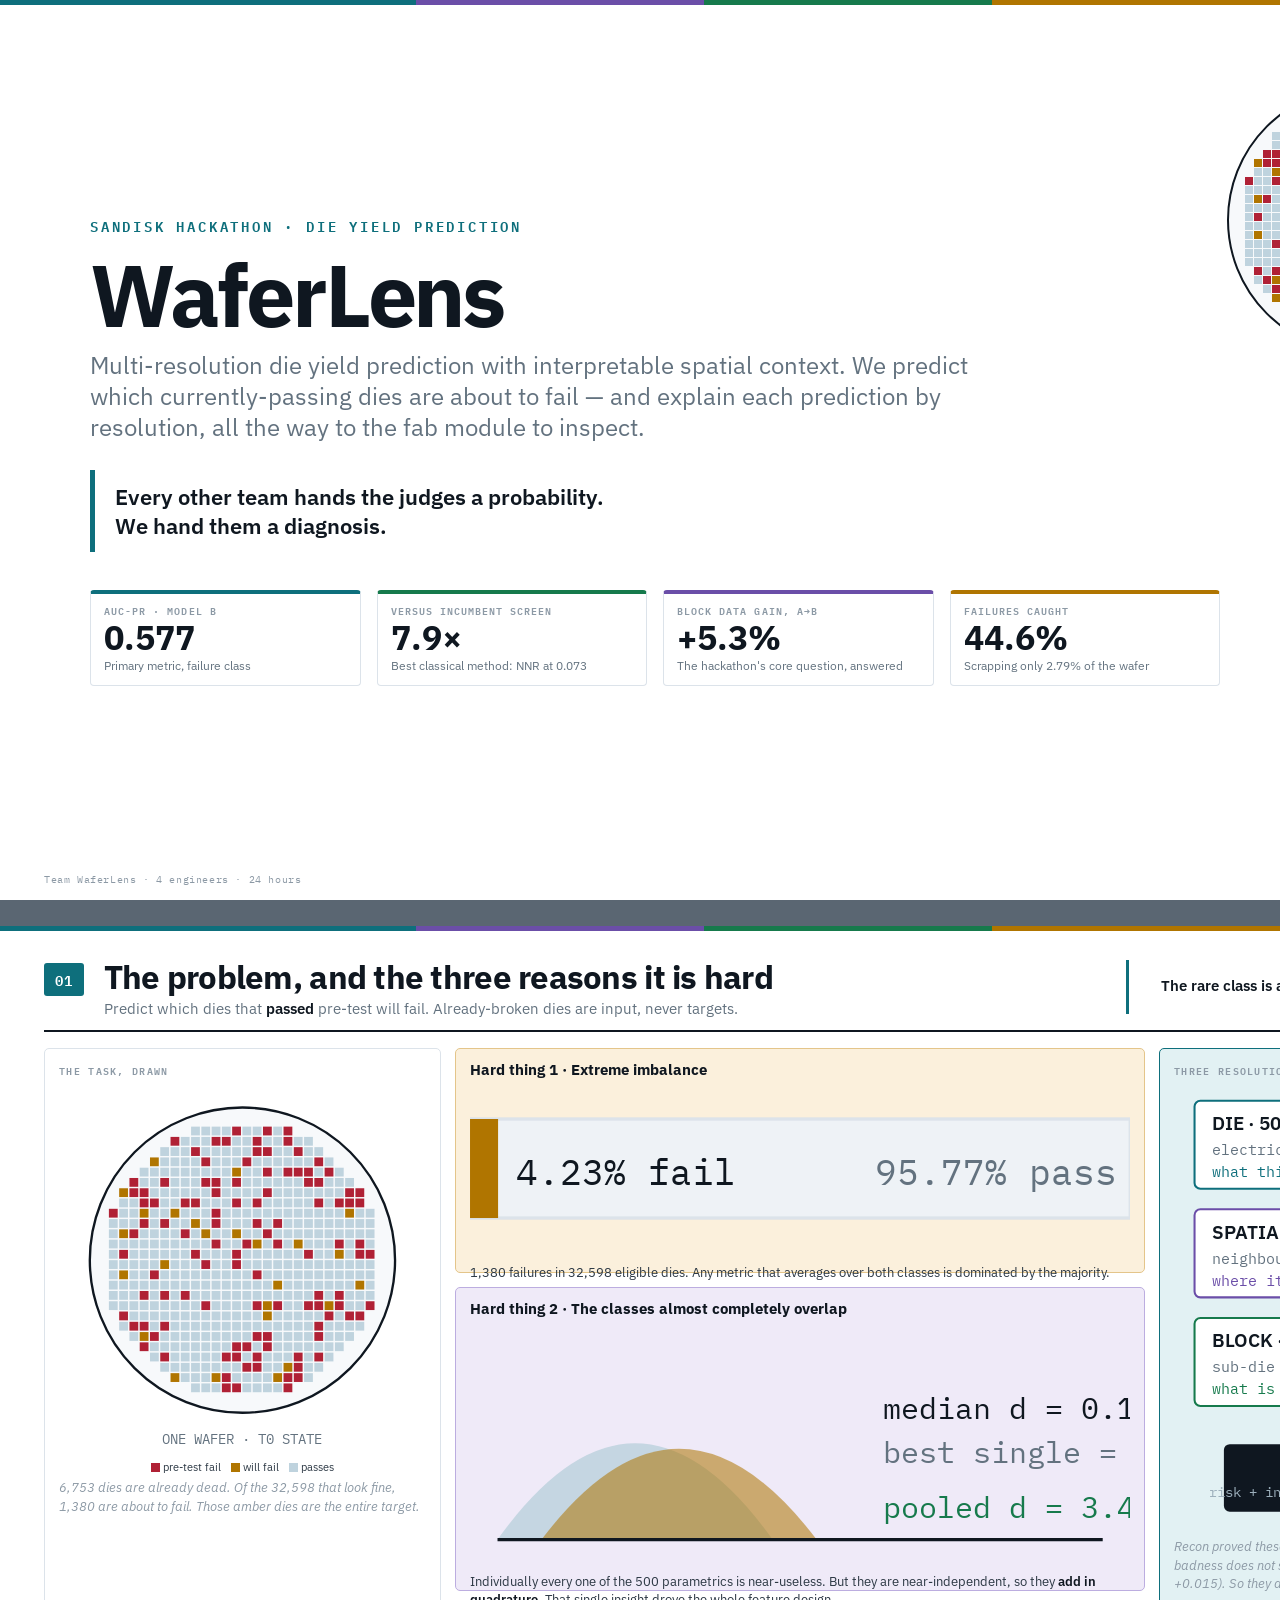
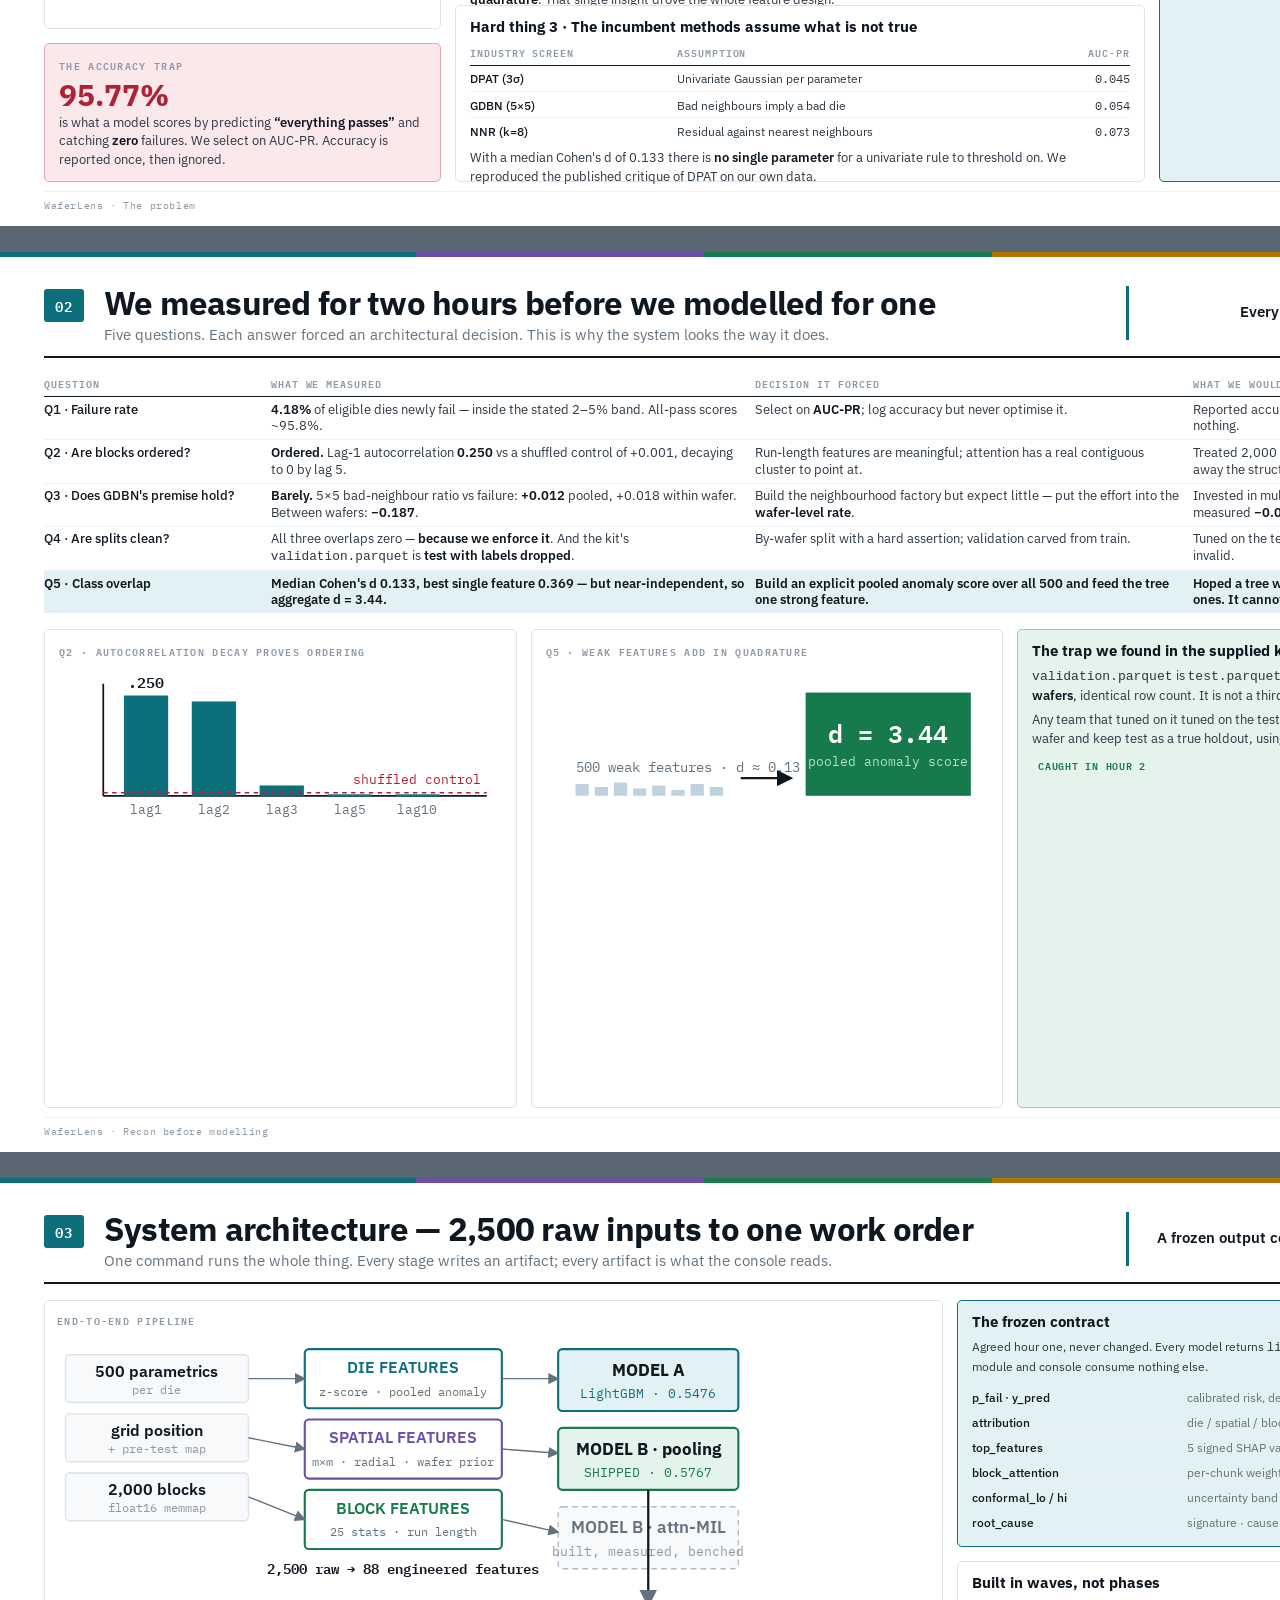
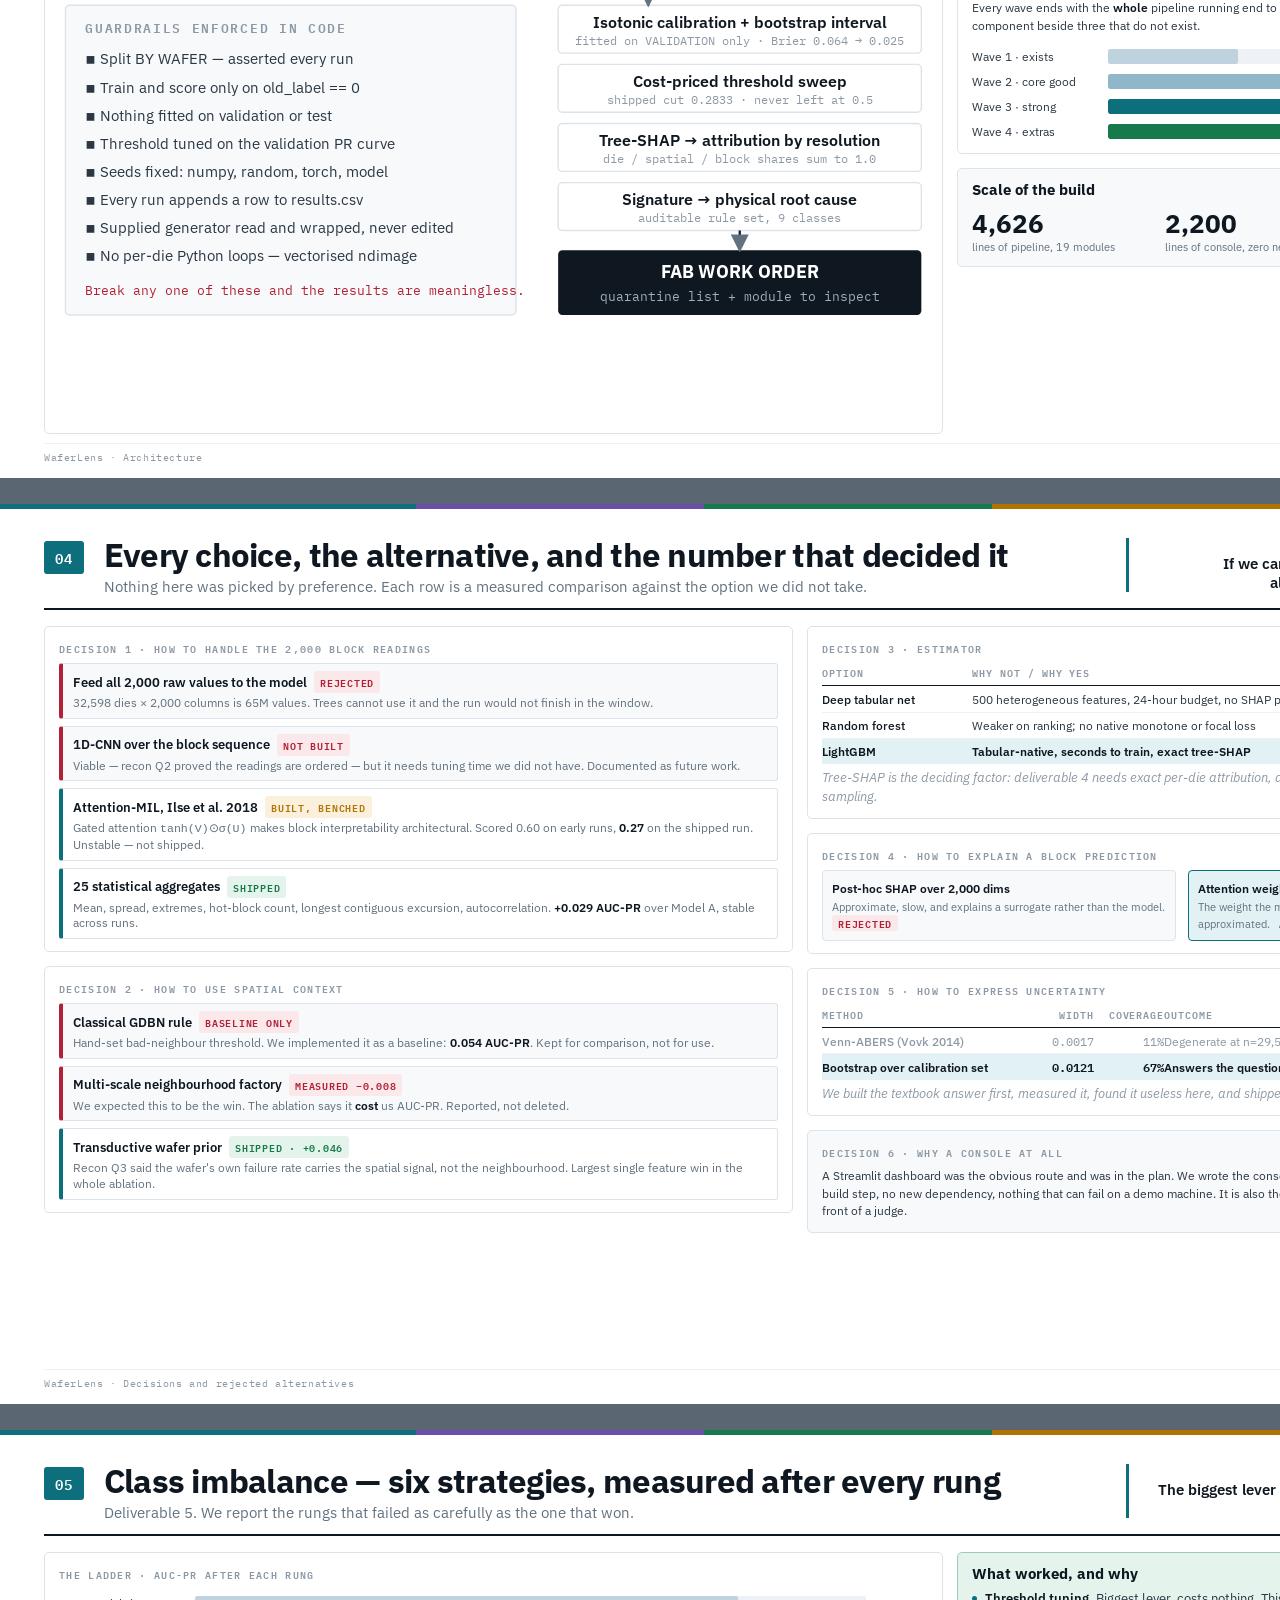
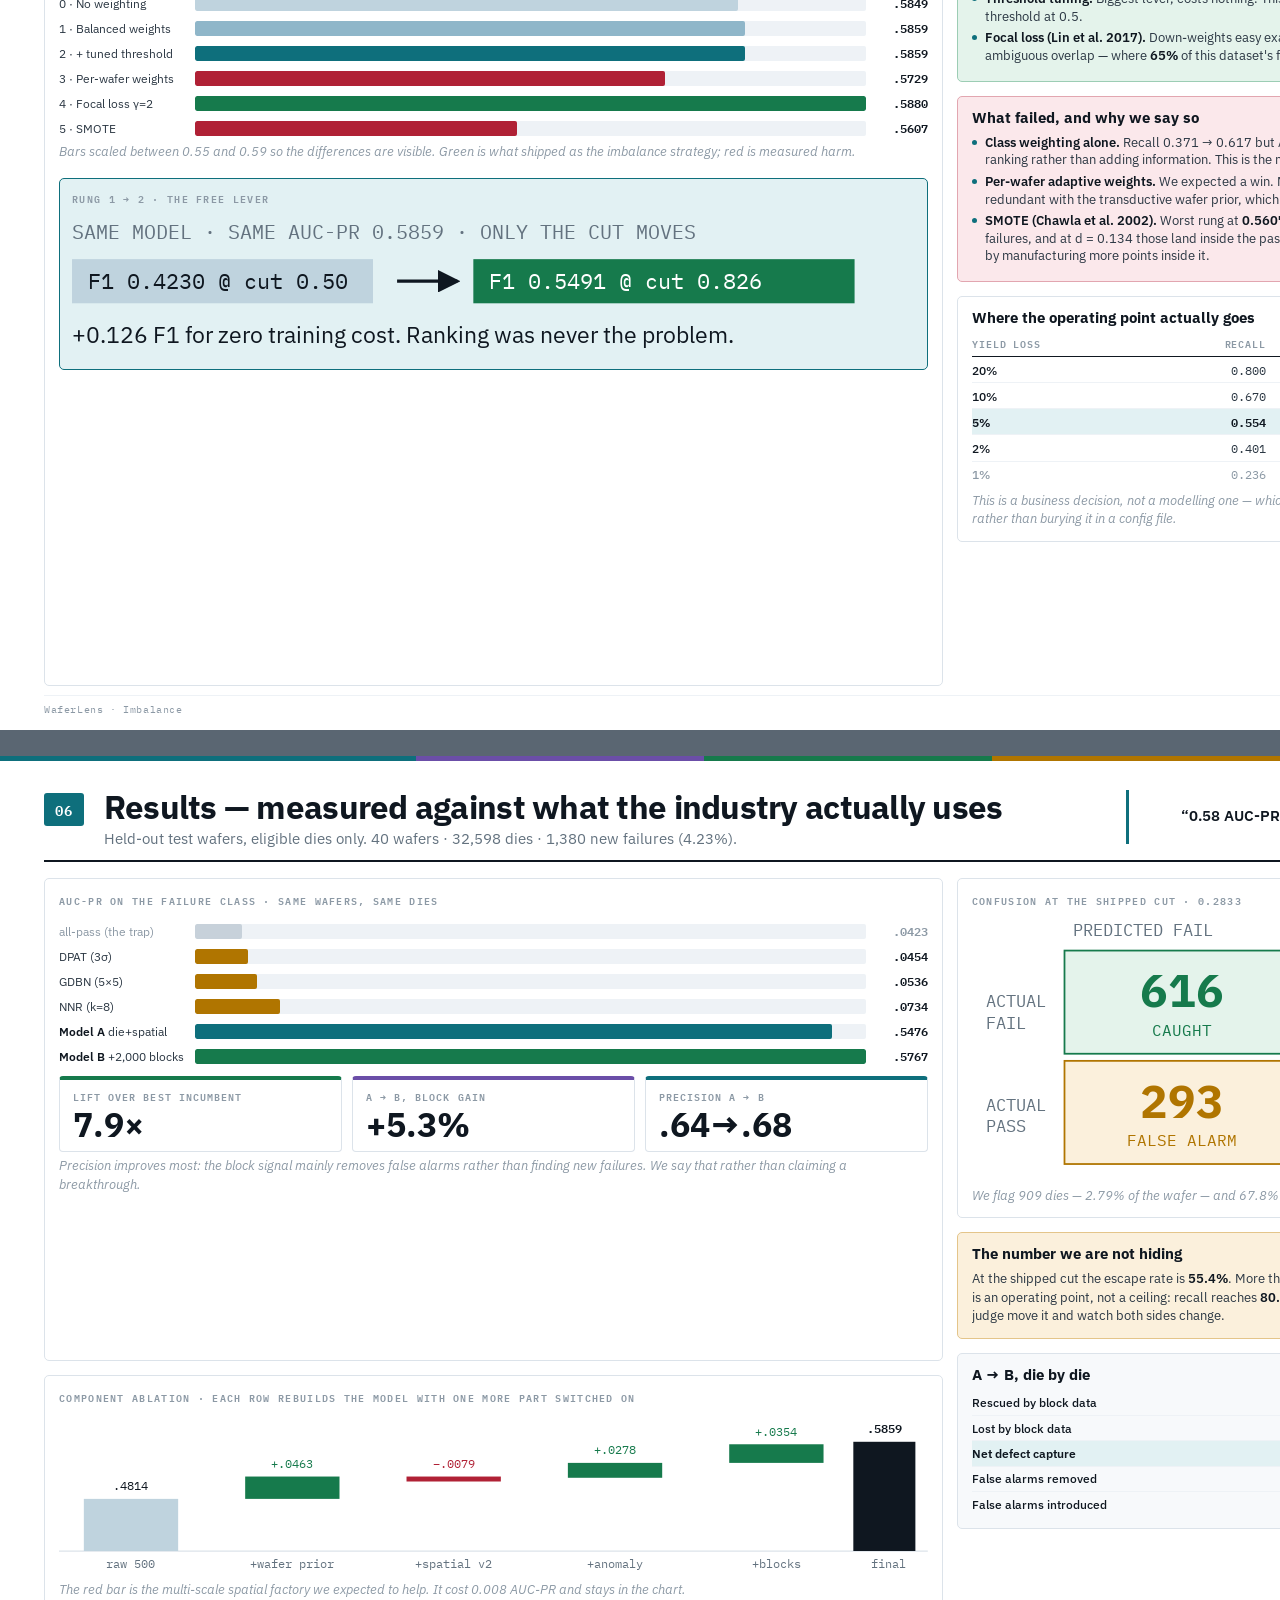
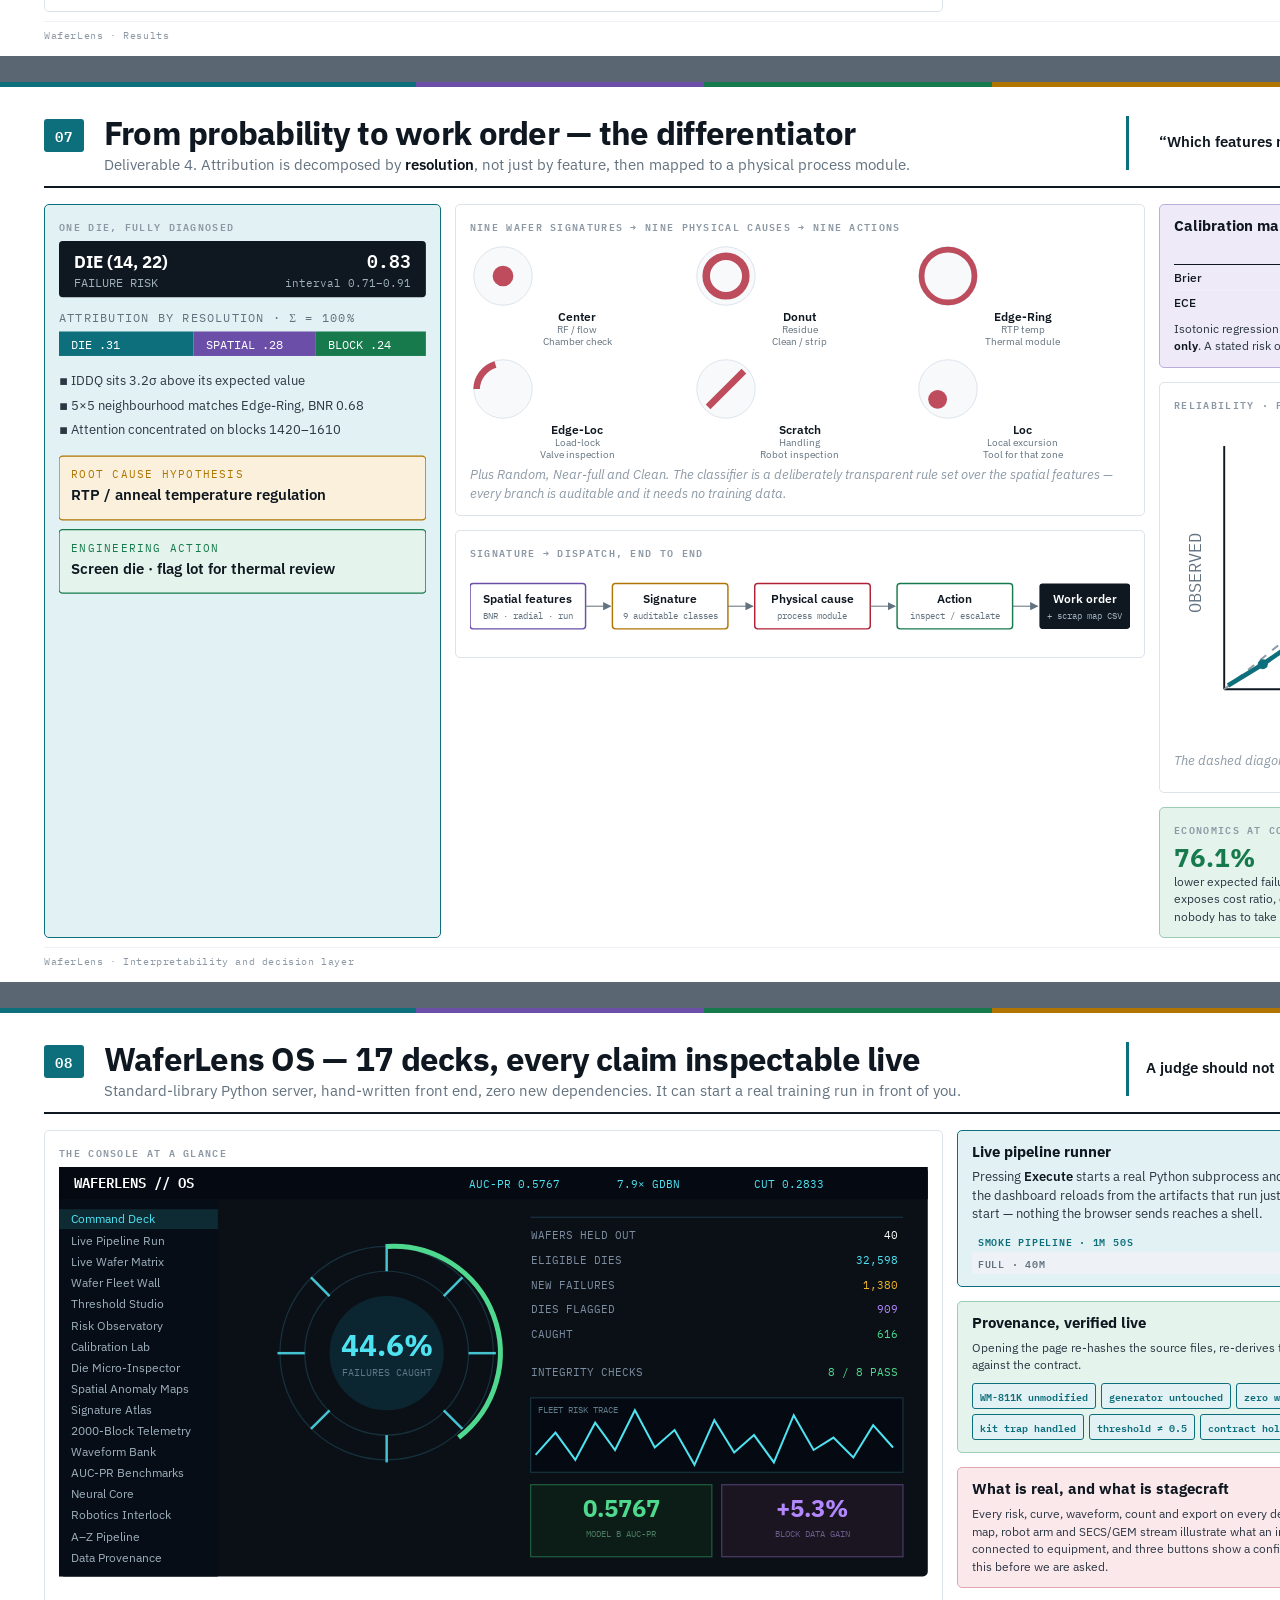
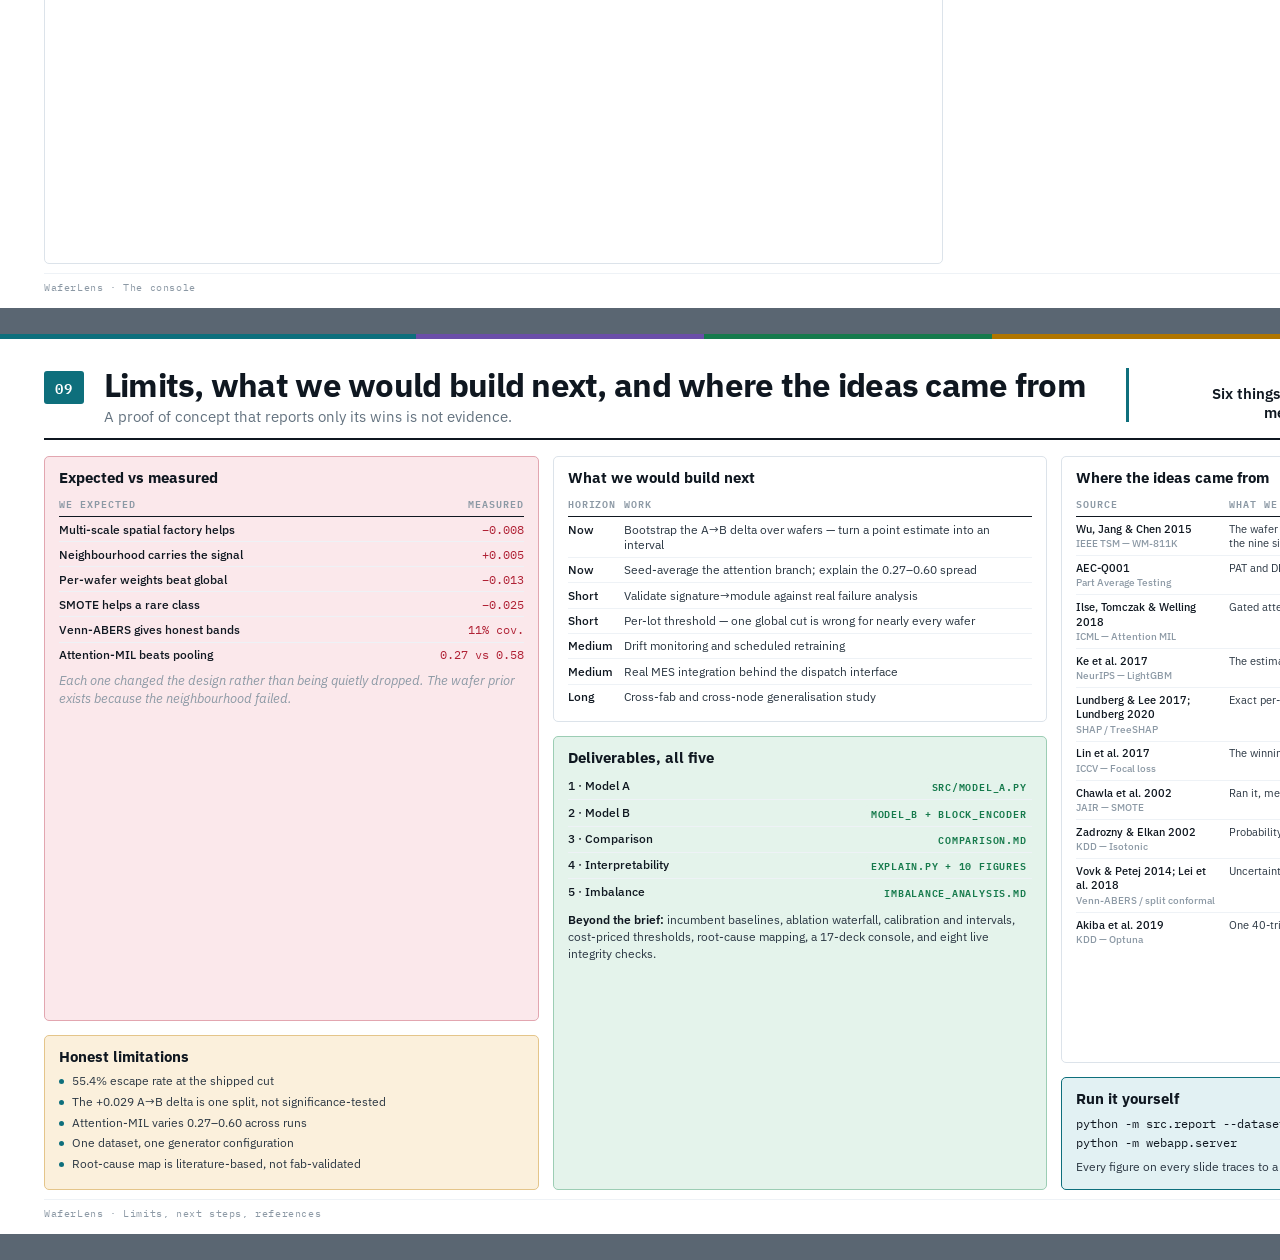
<file: docs/deck/WaferLens_Deck.html>
<!DOCTYPE html>
<html lang="en">
<head>
<meta charset="utf-8">
<title>WaferLens — Hackathon Deck</title>
<link rel="preconnect" href="https://fonts.googleapis.com">
<link rel="preconnect" href="https://fonts.gstatic.com" crossorigin>
<link rel="stylesheet" href="https://fonts.googleapis.com/css2?family=IBM+Plex+Sans:wght@400;500;600;700&family=IBM+Plex+Mono:wght@400;500;600&display=swap">
<style>
:root{
  --ink:#0F1720; --body:#2B3743; --muted:#63727F; --faint:#8C99A5;
  --rule:#DCE3EA; --soft:#EEF2F6; --soft2:#F7F9FB;
  --acc:#0E6F7C; --acc-t:#E2F1F3;
  --ok:#167A4C; --ok-t:#E4F3EB;
  --warn:#B07500; --warn-t:#FBF0DC;
  --bad:#B02135; --bad-t:#FBE8EB;
  --vio:#6B4EA8; --vio-t:#EFEAF8;
  --f:"IBM Plex Sans","Segoe UI",system-ui,sans-serif;
  --m:"IBM Plex Mono",ui-monospace,Consolas,monospace;
}
*{box-sizing:border-box;margin:0;padding:0}
html{-webkit-print-color-adjust:exact;print-color-adjust:exact}
body{background:#5A6672;font-family:var(--f);color:var(--body)}

.slide{
  width:1600px;height:900px;background:#fff;position:relative;overflow:hidden;
  margin:0 auto 26px;padding:34px 44px 44px;display:flex;flex-direction:column;
}
.slide::after{content:"";position:absolute;left:0;right:0;top:0;height:5px;
  background:linear-gradient(90deg,var(--acc) 0%,var(--acc) 26%,var(--vio) 26%,var(--vio) 44%,
  var(--ok) 44%,var(--ok) 62%,var(--warn) 62%,var(--warn) 80%,var(--bad) 80%)}

/* ---------------------------------------------------------------- header */
.head{display:flex;align-items:flex-start;gap:20px;padding-bottom:12px;
  border-bottom:2px solid var(--ink);margin-bottom:16px;flex:none}
.sn{font-family:var(--m);font-size:14px;font-weight:600;color:#fff;background:var(--acc);
  padding:5px 11px;border-radius:3px;flex:none;letter-spacing:.06em;margin-top:3px}
.head h2{font-size:33px;font-weight:700;letter-spacing:-.022em;color:var(--ink);line-height:1.05}
.head .sub{font-size:14.5px;color:var(--muted);margin-top:4px;line-height:1.35}
.head .thesis{margin-left:auto;text-align:right;max-width:430px;flex:none;
  border-left:3px solid var(--acc);padding-left:14px}
.head .thesis .k{font-family:var(--m);font-size:10px;letter-spacing:.14em;text-transform:uppercase;
  color:var(--faint);margin-bottom:3px}
.head .thesis .v{font-size:14.5px;font-weight:600;color:var(--ink);line-height:1.32}

.body{flex:1 1 auto;display:grid;gap:14px;min-height:0}
.g2{grid-template-columns:1fr 1fr}
.g3{grid-template-columns:1fr 1fr 1fr}
.g4{grid-template-columns:repeat(4,1fr)}
.g-21{grid-template-columns:2fr 1fr}
.g-12{grid-template-columns:1fr 2fr}
.g-121{grid-template-columns:1.15fr 2fr 1.15fr}
.g-32{grid-template-columns:3fr 2fr}
.col{display:flex;flex-direction:column;gap:14px;min-height:0}
.row{display:flex;gap:14px}

/* ---------------------------------------------------------------- panels */
.p{border:1px solid var(--rule);border-radius:5px;padding:12px 14px;background:#fff;
  display:flex;flex-direction:column;min-height:0}
.p.tint{background:var(--soft2)}
.p.acc{border-color:var(--acc);background:var(--acc-t)}
.p.ok{border-color:#9CCDB4;background:var(--ok-t)}
.p.warn{border-color:#E4C58A;background:var(--warn-t)}
.p.bad{border-color:#E2A6B0;background:var(--bad-t)}
.p.vio{border-color:#BCADE0;background:var(--vio-t)}
.p > h3{font-size:15px;font-weight:700;color:var(--ink);margin-bottom:7px;line-height:1.2}
.lbl{font-family:var(--m);font-size:10px;letter-spacing:.13em;text-transform:uppercase;
  color:var(--faint);margin-bottom:6px;font-weight:600}
.p p{font-size:13px;line-height:1.42;margin-bottom:6px}
.p p:last-child{margin-bottom:0}
.p ul{list-style:none;font-size:12.6px;line-height:1.4}
.p ul li{padding-left:13px;position:relative;margin-bottom:4px}
.p ul li::before{content:"";position:absolute;left:0;top:6px;width:5px;height:5px;
  border-radius:50%;background:var(--acc)}
b{color:var(--ink);font-weight:600}
.mono{font-family:var(--m);font-variant-numeric:tabular-nums}

/* ---------------------------------------------------------------- pieces */
.kpi{border:1px solid var(--rule);border-top:4px solid var(--acc);border-radius:4px;
  padding:11px 13px;background:#fff}
.kpi.ok{border-top-color:var(--ok)} .kpi.warn{border-top-color:var(--warn)}
.kpi.bad{border-top-color:var(--bad)} .kpi.vio{border-top-color:var(--vio)}
.kpi .k{font-family:var(--m);font-size:9.5px;letter-spacing:.11em;text-transform:uppercase;
  color:var(--faint);font-weight:600;line-height:1.25;margin-bottom:5px}
.kpi .v{font-size:34px;font-weight:700;color:var(--ink);line-height:.95;font-variant-numeric:tabular-nums}
.kpi .n{font-size:11.5px;color:var(--muted);margin-top:5px;line-height:1.3}

.pill{display:inline-block;font-family:var(--m);font-size:9.5px;font-weight:600;
  letter-spacing:.08em;text-transform:uppercase;padding:2px 6px;border-radius:3px;white-space:nowrap}
.pill.ok{background:var(--ok-t);color:var(--ok)}
.pill.bad{background:var(--bad-t);color:var(--bad)}
.pill.warn{background:var(--warn-t);color:var(--warn)}
.pill.acc{background:var(--acc-t);color:var(--acc)}
.pill.vio{background:var(--vio-t);color:var(--vio)}
.pill.grey{background:var(--soft);color:var(--muted)}

table{width:100%;border-collapse:collapse;font-size:12.4px}
th{font-family:var(--m);font-size:9.5px;letter-spacing:.1em;text-transform:uppercase;
  color:var(--faint);font-weight:600;text-align:left;padding:0 8px 4px 0;
  border-bottom:1.5px solid var(--ink)}
td{padding:4.5px 8px 4.5px 0;border-bottom:1px solid var(--soft);vertical-align:top;line-height:1.3}
tr:last-child td{border-bottom:0}
td.n,th.n{text-align:right;font-family:var(--m);font-variant-numeric:tabular-nums;
  white-space:nowrap;padding-right:0}
tr.hi td{background:var(--acc-t);font-weight:600;color:var(--ink)}
tr.dim td{color:var(--faint)}
td:first-child{color:var(--ink);font-weight:500}

.bars{display:flex;flex-direction:column;gap:5px}
.bar{display:grid;grid-template-columns:128px 1fr 54px;align-items:center;gap:8px;font-size:12px}
.bar .nm{color:var(--body);white-space:nowrap;overflow:hidden;text-overflow:ellipsis}
.bar .tr{height:15px;background:var(--soft);border-radius:2px;overflow:hidden}
.bar .tr i{display:block;height:100%;border-radius:2px}
.bar .vv{text-align:right;font-family:var(--m);font-weight:600;color:var(--ink);
  font-variant-numeric:tabular-nums}

.dec{display:grid;grid-template-columns:1fr;gap:7px}
.dec .item{border:1px solid var(--rule);border-left:4px solid var(--acc);border-radius:3px;
  padding:7px 10px;background:#fff}
.dec .item.rej{border-left-color:var(--bad);background:var(--soft2)}
.dec .item .t{font-size:12.8px;font-weight:600;color:var(--ink);margin-bottom:2px;
  display:flex;gap:7px;align-items:center}
.dec .item .d{font-size:11.6px;color:var(--muted);line-height:1.35}

.chips{display:flex;flex-wrap:wrap;gap:5px}
.chip{font-family:var(--m);font-size:10px;padding:3px 7px;border:1px solid var(--rule);
  border-radius:3px;color:var(--body);background:#fff;white-space:nowrap}
.chip.on{border-color:var(--acc);background:var(--acc-t);color:var(--acc);font-weight:600}

svg{display:block;max-width:100%}
.cap{font-size:10.8px;color:var(--faint);margin-top:5px;line-height:1.3;font-style:italic}

.foot{position:absolute;left:44px;right:44px;bottom:14px;display:flex;justify-content:space-between;
  font-family:var(--m);font-size:10px;color:var(--faint);letter-spacing:.06em;
  border-top:1px solid var(--soft);padding-top:7px}

/* ---------------------------------------------------------------- title slide */
.title-slide{justify-content:center;padding:0 90px}
.title-slide .eyebrow{font-family:var(--m);font-size:14px;letter-spacing:.2em;text-transform:uppercase;
  color:var(--acc);font-weight:600;margin-bottom:16px}
.title-slide h1{font-size:88px;font-weight:700;letter-spacing:-.035em;color:var(--ink);line-height:.94}
.title-slide .tag{font-size:24px;color:var(--muted);margin-top:14px;line-height:1.3;max-width:900px}
.quote{border-left:5px solid var(--acc);padding:12px 0 12px 20px;margin:26px 0 0;
  font-size:22px;font-weight:600;color:var(--ink);line-height:1.32;max-width:900px}

@page{size:1600px 900px;margin:0}
@media print{
  body{background:#fff}
  .slide{margin:0;break-after:page;page-break-after:always;box-shadow:none}
  .slide:last-child{break-after:auto;page-break-after:auto}
}
body.solo .slide{display:none;margin:0}
body.solo .slide.show{display:flex}
</style>
</head>
<body>

<!-- ══════════════════════════════════════════════════════ SLIDE 1 ══ -->
<section class="slide title-slide" id="s1">
  <div class="eyebrow">SanDisk Hackathon · Die Yield Prediction</div>
  <h1>WaferLens</h1>
  <div class="tag">Multi-resolution die yield prediction with interpretable spatial context.
    We predict which currently-passing dies are about to fail — and explain each prediction by
    resolution, all the way to the fab module to inspect.</div>

  <div class="quote">Every other team hands the judges a probability.<br>We hand them a diagnosis.</div>

  <div style="display:grid;grid-template-columns:repeat(4,1fr);gap:16px;margin-top:38px;max-width:1130px">
    <div class="kpi"><div class="k">AUC-PR · Model B</div><div class="v">0.577</div>
      <div class="n">Primary metric, failure class</div></div>
    <div class="kpi ok"><div class="k">Versus incumbent screen</div><div class="v">7.9×</div>
      <div class="n">Best classical method: NNR at 0.073</div></div>
    <div class="kpi vio"><div class="k">Block data gain, A→B</div><div class="v">+5.3%</div>
      <div class="n">The hackathon's core question, answered</div></div>
    <div class="kpi warn"><div class="k">Failures caught</div><div class="v">44.6%</div>
      <div class="n">Scrapping only 2.79% of the wafer</div></div>
  </div>

  <div style="position:absolute;right:90px;top:70px;width:300px">
    <svg viewBox="0 0 300 300" width="300" height="300">
      <circle cx="150" cy="150" r="132" fill="#F7F9FB" stroke="#DCE3EA"/>
      <g stroke="#DCE3EA" stroke-width="1">
        <g id="grid"></g>
      </g>
      <script/>
      <!-- die grid -->
      <g>
        <rect x="60" y="60" width="180" height="180" fill="none"/>
      </g>
      <g id="dies"></g>
      <circle cx="150" cy="150" r="132" fill="none" stroke="#0F1720" stroke-width="2"/>
      <line x1="150" y1="18" x2="150" y2="34" stroke="#0F1720" stroke-width="3"/>
      <text x="150" y="288" text-anchor="middle" font-family="IBM Plex Mono" font-size="11"
        fill="#8C99A5">~984 DIES PER WAFER</text>
    </svg>
  </div>

  <div class="foot" style="border:0">
    <span>Team WaferLens · 4 engineers · 24 hours</span>
    <span>9 September 2026</span>
  </div>
</section>

<!-- ══════════════════════════════════════════════════════ SLIDE 2 ══ -->
<section class="slide" id="s2">
  <div class="head">
    <span class="sn">01</span>
    <div><h2>The problem, and the three reasons it is hard</h2>
      <div class="sub">Predict which dies that <b>passed</b> pre-test will fail. Already-broken dies are input, never targets.</div></div>
    <div class="thesis"><div class="k">If you remember one thing</div>
      <div class="v">The rare class is also the ambiguous class. Both problems compound.</div></div>
  </div>

  <div class="body g-121">
    <!-- what the task is -->
    <div class="col">
      <div class="p" style="flex:1 1 auto">
        <div class="lbl">The task, drawn</div>
        <svg viewBox="0 0 250 250" style="margin:2px auto 0">
          <circle cx="125" cy="118" r="104" fill="#F7F9FB" stroke="#0F1720" stroke-width="1.6"/>
          <g id="w2"></g>
          <text x="125" y="243" text-anchor="middle" font-family="IBM Plex Mono" font-size="9.5" fill="#63727F">ONE WAFER · T0 STATE</text>
        </svg>
        <div style="display:flex;gap:10px;justify-content:center;margin-top:6px;font-size:11px">
          <span><span style="display:inline-block;width:9px;height:9px;background:#B02135;vertical-align:-1px"></span> pre-test fail</span>
          <span><span style="display:inline-block;width:9px;height:9px;background:#B07500;vertical-align:-1px"></span> will fail</span>
          <span><span style="display:inline-block;width:9px;height:9px;background:#BFD3DE;vertical-align:-1px"></span> passes</span>
        </div>
        <p class="cap">6,753 dies are already dead. Of the 32,598 that look fine, 1,380 are about to fail. Those amber dies are the entire target.</p>
      </div>
      <div class="p bad">
        <div class="lbl">The accuracy trap</div>
        <div style="font-size:30px;font-weight:700;color:var(--bad);line-height:1">95.77%</div>
        <p style="margin-top:4px">is what a model scores by predicting <b>“everything passes”</b> and catching
        <b>zero</b> failures. We select on AUC-PR. Accuracy is reported once, then ignored.</p>
      </div>
    </div>

    <!-- the three hard things -->
    <div class="col">
      <div class="p warn">
        <h3>Hard thing 1 · Extreme imbalance</h3>
        <div class="row" style="align-items:center;gap:16px">
          <svg viewBox="0 0 200 54" style="flex:1 1 auto">
            <rect x="0" y="10" width="200" height="30" fill="#EEF2F6" stroke="#DCE3EA"/>
            <rect x="0" y="10" width="8.5" height="30" fill="#B07500"/>
            <text x="14" y="30" font-family="IBM Plex Mono" font-size="11" fill="#0F1720">4.23% fail</text>
            <text x="196" y="30" text-anchor="end" font-family="IBM Plex Mono" font-size="11" fill="#63727F">95.77% pass</text>
          </svg>
        </div>
        <p>1,380 failures in 32,598 eligible dies. Any metric that averages over both classes is
        dominated by the majority.</p>
      </div>

      <div class="p vio">
        <h3>Hard thing 2 · The classes almost completely overlap</h3>
        <div class="row" style="gap:14px;align-items:center">
          <svg viewBox="0 0 240 90" style="flex:1 1 auto">
            <path d="M10 78 Q60 8 110 78 Z" fill="#BFD3DE" opacity=".85"/>
            <path d="M26 78 Q76 12 126 78 Z" fill="#B07500" opacity=".55"/>
            <line x1="10" y1="78" x2="230" y2="78" stroke="#0F1720" stroke-width="1.2"/>
            <text x="150" y="34" font-family="IBM Plex Mono" font-size="11" fill="#0F1720">median d = 0.133</text>
            <text x="150" y="50" font-family="IBM Plex Mono" font-size="11" fill="#63727F">best single = 0.369</text>
            <text x="150" y="70" font-family="IBM Plex Mono" font-size="11" fill="#167A4C">pooled d = 3.44</text>
          </svg>
        </div>
        <p>Individually every one of the 500 parametrics is near-useless. But they are near-independent,
        so they <b>add in quadrature</b>. That single insight drove the whole feature design.</p>
      </div>

      <div class="p">
        <h3>Hard thing 3 · The incumbent methods assume what is not true</h3>
        <table>
          <thead><tr><th>Industry screen</th><th>Assumption</th><th class="n">AUC-PR</th></tr></thead>
          <tbody>
            <tr><td>DPAT (3σ)</td><td>Univariate Gaussian per parameter</td><td class="n">0.045</td></tr>
            <tr><td>GDBN (5×5)</td><td>Bad neighbours imply a bad die</td><td class="n">0.054</td></tr>
            <tr><td>NNR (k=8)</td><td>Residual against nearest neighbours</td><td class="n">0.073</td></tr>
          </tbody>
        </table>
        <p style="margin-top:6px">With a median Cohen's d of 0.133 there is <b>no single parameter</b> for a
        univariate rule to threshold on. We reproduced the published critique of DPAT on our own data.</p>
      </div>
    </div>

    <!-- signal sources -->
    <div class="col">
      <div class="p acc" style="flex:1 1 auto">
        <div class="lbl">Three resolutions of evidence</div>
        <svg viewBox="0 0 250 300" style="margin:4px auto">
          <rect x="14" y="8" width="222" height="60" rx="4" fill="#fff" stroke="#0E6F7C" stroke-width="1.4"/>
          <text x="26" y="28" font-family="IBM Plex Sans" font-size="13" font-weight="600" fill="#0F1720">DIE · 500 parametrics</text>
          <text x="26" y="45" font-family="IBM Plex Mono" font-size="10" fill="#63727F">electrical measurements</text>
          <text x="26" y="60" font-family="IBM Plex Mono" font-size="10" fill="#0E6F7C">what this chip measured</text>

          <rect x="14" y="82" width="222" height="60" rx="4" fill="#fff" stroke="#6B4EA8" stroke-width="1.4"/>
          <text x="26" y="102" font-family="IBM Plex Sans" font-size="13" font-weight="600" fill="#0F1720">SPATIAL · position + m×m</text>
          <text x="26" y="119" font-family="IBM Plex Mono" font-size="10" fill="#63727F">neighbourhood, radius, wafer rate</text>
          <text x="26" y="134" font-family="IBM Plex Mono" font-size="10" fill="#6B4EA8">where it sits on the wafer</text>

          <rect x="14" y="156" width="222" height="60" rx="4" fill="#fff" stroke="#167A4C" stroke-width="1.4"/>
          <text x="26" y="176" font-family="IBM Plex Sans" font-size="13" font-weight="600" fill="#0F1720">BLOCK · 2,000 readings</text>
          <text x="26" y="193" font-family="IBM Plex Mono" font-size="10" fill="#63727F">sub-die process variation</text>
          <text x="26" y="208" font-family="IBM Plex Mono" font-size="10" fill="#167A4C">what is happening inside it</text>

          <path d="M125 68 L125 82" stroke="#8C99A5" stroke-width="1.4" marker-end="url(#a2)"/>
          <path d="M125 142 L125 156" stroke="#8C99A5" stroke-width="1.4" marker-end="url(#a2)"/>
          <path d="M125 216 L125 240" stroke="#0F1720" stroke-width="1.8" marker-end="url(#a2)"/>
          <rect x="34" y="242" width="182" height="46" rx="4" fill="#0F1720"/>
          <text x="125" y="262" text-anchor="middle" font-family="IBM Plex Sans" font-size="13"
            font-weight="600" fill="#fff">ONE DIAGNOSIS</text>
          <text x="125" y="278" text-anchor="middle" font-family="IBM Plex Mono" font-size="9.5"
            fill="#9DB0BC">risk + interval + attribution + cause</text>
          <defs><marker id="a2" markerWidth="7" markerHeight="7" refX="6" refY="3.5" orient="auto">
            <path d="M0 0 L7 3.5 L0 7 Z" fill="#0F1720"/></marker></defs>
        </svg>
        <p class="cap">Recon proved these channels are independent: neighbourhood badness does not show up in
        a die's own parameters (r = +0.015). So they are fused, not substituted.</p>
      </div>
    </div>
  </div>

  <div class="foot"><span>WaferLens · The problem</span><span>01 / 10</span></div>
</section>

<!-- ══════════════════════════════════════════════════════ SLIDE 3 ══ -->
<section class="slide" id="s3">
  <div class="head">
    <span class="sn">02</span>
    <div><h2>We measured for two hours before we modelled for one</h2>
      <div class="sub">Five questions. Each answer forced an architectural decision. This is why the system looks the way it does.</div></div>
    <div class="thesis"><div class="k">Method</div>
      <div class="v">Every design choice below is downstream of a measurement, not of a preference.</div></div>
  </div>

  <div class="body" style="grid-template-rows:auto 1fr">
    <table style="font-size:12.8px">
      <thead><tr><th style="width:15%">Question</th><th style="width:32%">What we measured</th>
        <th style="width:29%">Decision it forced</th><th style="width:24%">What we would have done otherwise</th></tr></thead>
      <tbody>
        <tr>
          <td>Q1 · Failure rate</td>
          <td><b>4.18%</b> of eligible dies newly fail — inside the stated 2–5% band. All-pass scores ~95.8%.</td>
          <td>Select on <b>AUC-PR</b>; log accuracy but never optimise it.</td>
          <td class="dim">Reported accuracy and looked excellent while catching nothing.</td>
        </tr>
        <tr>
          <td>Q2 · Are blocks ordered?</td>
          <td><b>Ordered.</b> Lag-1 autocorrelation <b>0.250</b> vs a shuffled control of +0.001, decaying to 0 by lag 5.</td>
          <td>Run-length features are meaningful; attention has a real contiguous cluster to point at.</td>
          <td class="dim">Treated 2,000 readings as an unordered bag and thrown away the structure.</td>
        </tr>
        <tr>
          <td>Q3 · Does GDBN's premise hold?</td>
          <td><b>Barely.</b> 5×5 bad-neighbour ratio vs failure: <b>+0.012</b> pooled, +0.018 within wafer. Between wafers: <b>−0.187</b>.</td>
          <td>Build the neighbourhood factory but expect little — put the effort into the <b>wafer-level rate</b>.</td>
          <td class="dim">Invested in multi-scale neighbourhood features that later measured <b>−0.008</b>.</td>
        </tr>
        <tr>
          <td>Q4 · Are splits clean?</td>
          <td>All three overlaps zero — <b>because we enforce it</b>. And the kit's <code>validation.parquet</code> is <b>test with labels dropped</b>.</td>
          <td>By-wafer split with a hard assertion; validation carved from train.</td>
          <td class="dim">Tuned on the test set without knowing it. Every number invalid.</td>
        </tr>
        <tr class="hi">
          <td>Q5 · Class overlap</td>
          <td>Median Cohen's d <b>0.133</b>, best single feature 0.369 — but near-independent, so aggregate <b>d = 3.44</b>.</td>
          <td>Build an <b>explicit pooled anomaly score</b> over all 500 and feed the tree one strong feature.</td>
          <td class="dim">Hoped a tree would find one good feature among 500 weak ones. It cannot.</td>
        </tr>
      </tbody>
    </table>

    <div class="row" style="margin-top:2px">
      <div class="p" style="flex:1 1 0">
        <div class="lbl">Q2 · Autocorrelation decay proves ordering</div>
        <svg viewBox="0 0 300 108">
          <line x1="30" y1="88" x2="290" y2="88" stroke="#0F1720" stroke-width="1.2"/>
          <line x1="30" y1="12" x2="30" y2="88" stroke="#0F1720" stroke-width="1.2"/>
          <g fill="#0E6F7C">
            <rect x="44" y="20" width="30" height="68"/><rect x="90" y="24" width="30" height="64"/>
            <rect x="136" y="81" width="30" height="7"/><rect x="182" y="87" width="30" height="1.5"/>
            <rect x="228" y="87" width="30" height="1.5"/>
          </g>
          <g font-family="IBM Plex Mono" font-size="9" fill="#63727F" text-anchor="middle">
            <text x="59" y="100">lag1</text><text x="105" y="100">lag2</text><text x="151" y="100">lag3</text>
            <text x="197" y="100">lag5</text><text x="243" y="100">lag10</text>
          </g>
          <text x="59" y="15" text-anchor="middle" font-family="IBM Plex Mono" font-size="10" font-weight="600" fill="#0F1720">.250</text>
          <line x1="30" y1="86" x2="290" y2="86" stroke="#B02135" stroke-dasharray="3 3"/>
          <text x="286" y="80" text-anchor="end" font-family="IBM Plex Mono" font-size="8.5" fill="#B02135">shuffled control</text>
        </svg>
      </div>
      <div class="p" style="flex:1 1 0">
        <div class="lbl">Q5 · Weak features add in quadrature</div>
        <svg viewBox="0 0 300 108">
          <g fill="#BFD3DE">
            <rect x="20" y="80" width="9" height="8"/><rect x="33" y="82" width="9" height="6"/>
            <rect x="46" y="79" width="9" height="9"/><rect x="59" y="83" width="9" height="5"/>
            <rect x="72" y="81" width="9" height="7"/><rect x="85" y="84" width="9" height="4"/>
            <rect x="98" y="80" width="9" height="8"/><rect x="111" y="82" width="9" height="6"/>
          </g>
          <text x="20" y="72" font-family="IBM Plex Mono" font-size="9.5" fill="#63727F">500 weak features · d ≈ 0.13 each</text>
          <path d="M132 76 L166 76" stroke="#0F1720" stroke-width="1.6" marker-end="url(#a3)"/>
          <rect x="176" y="18" width="112" height="70" fill="#167A4C"/>
          <text x="232" y="52" text-anchor="middle" font-family="IBM Plex Mono" font-size="17"
            font-weight="600" fill="#fff">d = 3.44</text>
          <text x="232" y="68" text-anchor="middle" font-family="IBM Plex Mono" font-size="9" fill="#B9E0CB">pooled anomaly score</text>
          <defs><marker id="a3" markerWidth="7" markerHeight="7" refX="6" refY="3.5" orient="auto">
            <path d="M0 0 L7 3.5 L0 7 Z" fill="#0F1720"/></marker></defs>
        </svg>
      </div>
      <div class="p ok" style="flex:1.15 1 0">
        <h3>The trap we found in the supplied kit</h3>
        <p><code>validation.parquet</code> is <code>test.parquet</code> with the label column dropped —
        the <b>same wafers</b>, identical row count. It is not a third split.</p>
        <p>Any team that tuned on it tuned on the test set. We carve validation out of <b>train</b> by
        wafer and keep test as a true holdout, using the kit's file only to write the submission.</p>
        <span class="pill ok">Caught in hour 2</span>
      </div>
    </div>
  </div>
  <div class="foot"><span>WaferLens · Recon before modelling</span><span>02 / 10</span></div>
</section>

<!-- ══════════════════════════════════════════════════════ SLIDE 4 ══ -->
<section class="slide" id="s4">
  <div class="head">
    <span class="sn">03</span>
    <div><h2>System architecture — 2,500 raw inputs to one work order</h2>
      <div class="sub">One command runs the whole thing. Every stage writes an artifact; every artifact is what the console reads.</div></div>
    <div class="thesis"><div class="k">Why it held together in 24h</div>
      <div class="v">A frozen output contract agreed in hour one. Four people, zero integration stalls.</div></div>
  </div>

  <div class="body g-32">
    <div class="p" style="padding:10px 12px">
      <div class="lbl">End-to-end pipeline</div>
      <svg viewBox="0 0 620 430">
        <defs><marker id="ar" markerWidth="8" markerHeight="8" refX="7" refY="4" orient="auto">
          <path d="M0 0 L8 4 L0 8 Z" fill="#63727F"/></marker></defs>
        <!-- inputs -->
        <rect x="6" y="14" width="130" height="34" rx="3" fill="#F7F9FB" stroke="#DCE3EA"/>
        <text x="71" y="30" text-anchor="middle" font-size="11.5" font-weight="600" fill="#0F1720">500 parametrics</text>
        <text x="71" y="42" text-anchor="middle" font-family="IBM Plex Mono" font-size="8.5" fill="#8C99A5">per die</text>
        <rect x="6" y="56" width="130" height="34" rx="3" fill="#F7F9FB" stroke="#DCE3EA"/>
        <text x="71" y="72" text-anchor="middle" font-size="11.5" font-weight="600" fill="#0F1720">grid position</text>
        <text x="71" y="84" text-anchor="middle" font-family="IBM Plex Mono" font-size="8.5" fill="#8C99A5">+ pre-test map</text>
        <rect x="6" y="98" width="130" height="34" rx="3" fill="#F7F9FB" stroke="#DCE3EA"/>
        <text x="71" y="114" text-anchor="middle" font-size="11.5" font-weight="600" fill="#0F1720">2,000 blocks</text>
        <text x="71" y="126" text-anchor="middle" font-family="IBM Plex Mono" font-size="8.5" fill="#8C99A5">float16 memmap</text>

        <!-- feature families -->
        <rect x="176" y="10" width="140" height="42" rx="3" fill="#fff" stroke="#0E6F7C" stroke-width="1.5"/>
        <text x="246" y="27" text-anchor="middle" font-size="11.5" font-weight="600" fill="#0E6F7C">DIE FEATURES</text>
        <text x="246" y="43" text-anchor="middle" font-family="IBM Plex Mono" font-size="8.5" fill="#63727F">z-score · pooled anomaly</text>

        <rect x="176" y="60" width="140" height="42" rx="3" fill="#fff" stroke="#6B4EA8" stroke-width="1.5"/>
        <text x="246" y="77" text-anchor="middle" font-size="11.5" font-weight="600" fill="#6B4EA8">SPATIAL FEATURES</text>
        <text x="246" y="93" text-anchor="middle" font-family="IBM Plex Mono" font-size="8.5" fill="#63727F">m×m · radial · wafer prior</text>

        <rect x="176" y="110" width="140" height="42" rx="3" fill="#fff" stroke="#167A4C" stroke-width="1.5"/>
        <text x="246" y="127" text-anchor="middle" font-size="11.5" font-weight="600" fill="#167A4C">BLOCK FEATURES</text>
        <text x="246" y="143" text-anchor="middle" font-family="IBM Plex Mono" font-size="8.5" fill="#63727F">25 stats · run length</text>

        <path d="M136 31 L176 31" stroke="#63727F" marker-end="url(#ar)"/>
        <path d="M136 73 L176 81" stroke="#63727F" marker-end="url(#ar)"/>
        <path d="M136 115 L176 131" stroke="#63727F" marker-end="url(#ar)"/>

        <text x="246" y="170" text-anchor="middle" font-family="IBM Plex Mono" font-size="10"
          font-weight="600" fill="#0F1720">2,500 raw → 88 engineered features</text>

        <!-- models -->
        <rect x="356" y="10" width="128" height="44" rx="3" fill="#E2F1F3" stroke="#0E6F7C" stroke-width="1.5"/>
        <text x="420" y="29" text-anchor="middle" font-size="12" font-weight="700" fill="#0F1720">MODEL A</text>
        <text x="420" y="45" text-anchor="middle" font-family="IBM Plex Mono" font-size="9" fill="#0E6F7C">LightGBM · 0.5476</text>

        <rect x="356" y="66" width="128" height="44" rx="3" fill="#E4F3EB" stroke="#167A4C" stroke-width="1.5"/>
        <text x="420" y="85" text-anchor="middle" font-size="12" font-weight="700" fill="#0F1720">MODEL B · pooling</text>
        <text x="420" y="101" text-anchor="middle" font-family="IBM Plex Mono" font-size="9" fill="#167A4C">SHIPPED · 0.5767</text>

        <rect x="356" y="122" width="128" height="44" rx="3" fill="#F7F9FB" stroke="#B0BCC7" stroke-dasharray="4 3"/>
        <text x="420" y="141" text-anchor="middle" font-size="12" font-weight="600" fill="#63727F">MODEL B · attn-MIL</text>
        <text x="420" y="157" text-anchor="middle" font-family="IBM Plex Mono" font-size="9" fill="#8C99A5">built, measured, benched</text>

        <path d="M316 31 L356 31" stroke="#63727F" marker-end="url(#ar)"/>
        <path d="M316 81 L356 84" stroke="#63727F" marker-end="url(#ar)"/>
        <path d="M316 131 L356 140" stroke="#63727F" marker-end="url(#ar)"/>

        <!-- decision layer -->
        <rect x="356" y="192" width="258" height="34" rx="3" fill="#fff" stroke="#DCE3EA"/>
        <text x="485" y="208" text-anchor="middle" font-size="11.5" font-weight="600" fill="#0F1720">Isotonic calibration + bootstrap interval</text>
        <text x="485" y="220" text-anchor="middle" font-family="IBM Plex Mono" font-size="8.5" fill="#8C99A5">fitted on VALIDATION only · Brier 0.064 → 0.025</text>

        <rect x="356" y="234" width="258" height="34" rx="3" fill="#fff" stroke="#DCE3EA"/>
        <text x="485" y="250" text-anchor="middle" font-size="11.5" font-weight="600" fill="#0F1720">Cost-priced threshold sweep</text>
        <text x="485" y="262" text-anchor="middle" font-family="IBM Plex Mono" font-size="8.5" fill="#8C99A5">shipped cut 0.2833 · never left at 0.5</text>

        <rect x="356" y="276" width="258" height="34" rx="3" fill="#fff" stroke="#DCE3EA"/>
        <text x="485" y="292" text-anchor="middle" font-size="11.5" font-weight="600" fill="#0F1720">Tree-SHAP → attribution by resolution</text>
        <text x="485" y="304" text-anchor="middle" font-family="IBM Plex Mono" font-size="8.5" fill="#8C99A5">die / spatial / block shares sum to 1.0</text>

        <rect x="356" y="318" width="258" height="34" rx="3" fill="#fff" stroke="#DCE3EA"/>
        <text x="485" y="334" text-anchor="middle" font-size="11.5" font-weight="600" fill="#0F1720">Signature → physical root cause</text>
        <text x="485" y="346" text-anchor="middle" font-family="IBM Plex Mono" font-size="8.5" fill="#8C99A5">auditable rule set, 9 classes</text>

        <path d="M420 110 L420 192" stroke="#0F1720" stroke-width="1.6" marker-end="url(#ar)"/>

        <rect x="356" y="366" width="258" height="46" rx="3" fill="#0F1720"/>
        <text x="485" y="386" text-anchor="middle" font-size="13" font-weight="700" fill="#fff">FAB WORK ORDER</text>
        <text x="485" y="402" text-anchor="middle" font-family="IBM Plex Mono" font-size="9" fill="#9DB0BC">quarantine list + module to inspect</text>
        <path d="M485 352 L485 366" stroke="#0F1720" stroke-width="1.6" marker-end="url(#ar)"/>

        <!-- left rail: recon + guards -->
        <rect x="6" y="192" width="320" height="220" rx="3" fill="#F7F9FB" stroke="#DCE3EA"/>
        <text x="20" y="212" font-family="IBM Plex Mono" font-size="9.5" font-weight="600"
          letter-spacing="1.2" fill="#8C99A5">GUARDRAILS ENFORCED IN CODE</text>
        <g font-size="11" fill="#2B3743">
          <text x="20" y="234">▪ Split BY WAFER — asserted every run</text>
          <text x="20" y="254">▪ Train and score only on old_label == 0</text>
          <text x="20" y="274">▪ Nothing fitted on validation or test</text>
          <text x="20" y="294">▪ Threshold tuned on the validation PR curve</text>
          <text x="20" y="314">▪ Seeds fixed: numpy, random, torch, model</text>
          <text x="20" y="334">▪ Every run appends a row to results.csv</text>
          <text x="20" y="354">▪ Supplied generator read and wrapped, never edited</text>
          <text x="20" y="374">▪ No per-die Python loops — vectorised ndimage</text>
        </g>
        <text x="20" y="398" font-family="IBM Plex Mono" font-size="9" fill="#B02135">Break any one of these and the results are meaningless.</text>
      </svg>
    </div>

    <div class="col">
      <div class="p acc">
        <h3>The frozen contract</h3>
        <p style="font-size:12.3px">Agreed hour one, never changed. Every model returns
        <code>list[DiePrediction]</code>. The explainer, metrics module and console consume nothing else.</p>
        <table style="font-size:11.6px;margin-top:4px">
          <tr><td>p_fail · y_pred</td><td style="color:var(--muted)">calibrated risk, decision</td></tr>
          <tr><td>attribution</td><td style="color:var(--muted)">die / spatial / block, sums to 1</td></tr>
          <tr><td>top_features</td><td style="color:var(--muted)">5 signed SHAP values</td></tr>
          <tr><td>block_attention</td><td style="color:var(--muted)">per-chunk weights, B only</td></tr>
          <tr><td>conformal_lo / hi</td><td style="color:var(--muted)">uncertainty band</td></tr>
          <tr><td>root_cause</td><td style="color:var(--muted)">signature · cause · action</td></tr>
        </table>
      </div>
      <div class="p">
        <h3>Built in waves, not phases</h3>
        <p style="font-size:12.3px">Every wave ends with the <b>whole</b> pipeline running end to end and a
        tagged commit — never one perfect component beside three that do not exist.</p>
        <div class="bars" style="margin-top:6px">
          <div class="bar"><span class="nm">Wave 1 · exists</span><span class="tr"><i style="width:35%;background:#BFD3DE"></i></span><span class="vv">ship</span></div>
          <div class="bar"><span class="nm">Wave 2 · core good</span><span class="tr"><i style="width:62%;background:#8FB6C9"></i></span><span class="vv">ship</span></div>
          <div class="bar"><span class="nm">Wave 3 · strong</span><span class="tr"><i style="width:85%;background:#0E6F7C"></i></span><span class="vv">ship</span></div>
          <div class="bar"><span class="nm">Wave 4 · extras</span><span class="tr"><i style="width:100%;background:#167A4C"></i></span><span class="vv">ship</span></div>
        </div>
      </div>
      <div class="p tint">
        <h3>Scale of the build</h3>
        <div class="row" style="gap:10px">
          <div style="flex:1"><div style="font-size:26px;font-weight:700;color:var(--ink)">4,626</div>
            <div style="font-size:11px;color:var(--muted)">lines of pipeline, 19 modules</div></div>
          <div style="flex:1"><div style="font-size:26px;font-weight:700;color:var(--ink)">2,200</div>
            <div style="font-size:11px;color:var(--muted)">lines of console, zero new deps</div></div>
          <div style="flex:1"><div style="font-size:26px;font-weight:700;color:var(--ink)">200</div>
            <div style="font-size:11px;color:var(--muted)">logged experiment runs</div></div>
        </div>
      </div>
    </div>
  </div>
  <div class="foot"><span>WaferLens · Architecture</span><span>03 / 10</span></div>
</section>

<!-- ══════════════════════════════════════════════════════ SLIDE 5 ══ -->
<section class="slide" id="s5">
  <div class="head">
    <span class="sn">04</span>
    <div><h2>Every choice, the alternative, and the number that decided it</h2>
      <div class="sub">Nothing here was picked by preference. Each row is a measured comparison against the option we did not take.</div></div>
    <div class="thesis"><div class="k">Rule we worked to</div>
      <div class="v">If we cannot show the number that rejected the alternative, we have not made a decision.</div></div>
  </div>

  <div class="body g2">
    <div class="col">
      <div class="p">
        <div class="lbl">Decision 1 · How to handle the 2,000 block readings</div>
        <div class="dec">
          <div class="item rej"><div class="t">Feed all 2,000 raw values to the model <span class="pill bad">rejected</span></div>
            <div class="d">32,598 dies × 2,000 columns is 65M values. Trees cannot use it and the run would not finish in the window.</div></div>
          <div class="item rej"><div class="t">1D-CNN over the block sequence <span class="pill bad">not built</span></div>
            <div class="d">Viable — recon Q2 proved the readings are ordered — but it needs tuning time we did not have. Documented as future work.</div></div>
          <div class="item"><div class="t">Attention-MIL, Ilse et al. 2018 <span class="pill warn">built, benched</span></div>
            <div class="d">Gated attention <code>tanh(V)⊙σ(U)</code> makes block interpretability architectural. Scored 0.60 on early runs, <b>0.27</b> on the shipped run. Unstable — not shipped.</div></div>
          <div class="item"><div class="t">25 statistical aggregates <span class="pill ok">shipped</span></div>
            <div class="d">Mean, spread, extremes, hot-block count, longest contiguous excursion, autocorrelation. <b>+0.029 AUC-PR</b> over Model A, stable across runs.</div></div>
        </div>
      </div>

      <div class="p">
        <div class="lbl">Decision 2 · How to use spatial context</div>
        <div class="dec">
          <div class="item rej"><div class="t">Classical GDBN rule <span class="pill bad">baseline only</span></div>
            <div class="d">Hand-set bad-neighbour threshold. We implemented it as a baseline: <b>0.054 AUC-PR</b>. Kept for comparison, not for use.</div></div>
          <div class="item rej"><div class="t">Multi-scale neighbourhood factory <span class="pill bad">measured −0.008</span></div>
            <div class="d">We expected this to be the win. The ablation says it <b>cost</b> us AUC-PR. Reported, not deleted.</div></div>
          <div class="item"><div class="t">Transductive wafer prior <span class="pill ok">shipped · +0.046</span></div>
            <div class="d">Recon Q3 said the wafer's own failure rate carries the spatial signal, not the neighbourhood. Largest single feature win in the whole ablation.</div></div>
        </div>
      </div>
    </div>

    <div class="col">
      <div class="p">
        <div class="lbl">Decision 3 · Estimator</div>
        <table>
          <thead><tr><th>Option</th><th>Why not / why yes</th><th class="n">Verdict</th></tr></thead>
          <tbody>
            <tr><td>Deep tabular net</td><td>500 heterogeneous features, 24-hour budget, no SHAP path</td><td class="n"><span class="pill bad">no</span></td></tr>
            <tr><td>Random forest</td><td>Weaker on ranking; no native monotone or focal loss</td><td class="n"><span class="pill bad">no</span></td></tr>
            <tr class="hi"><td>LightGBM</td><td>Tabular-native, seconds to train, exact tree-SHAP</td><td class="n"><span class="pill ok">yes</span></td></tr>
          </tbody>
        </table>
        <p class="cap">Tree-SHAP is the deciding factor: deliverable 4 needs exact per-die attribution, and only a tree gives it exactly rather than by sampling.</p>
      </div>

      <div class="p">
        <div class="lbl">Decision 4 · How to explain a block prediction</div>
        <div class="row" style="gap:12px;align-items:stretch">
          <div style="flex:1;border:1px solid var(--rule);border-radius:4px;padding:9px;background:var(--soft2)">
            <div style="font-size:12.4px;font-weight:600;color:var(--ink);margin-bottom:3px">Post-hoc SHAP over 2,000 dims</div>
            <div style="font-size:11.4px;color:var(--muted);line-height:1.35">Approximate, slow, and explains a
            surrogate rather than the model. <span class="pill bad">rejected</span></div>
          </div>
          <div style="flex:1;border:1px solid var(--acc);border-radius:4px;padding:9px;background:var(--acc-t)">
            <div style="font-size:12.4px;font-weight:600;color:var(--ink);margin-bottom:3px">Attention weights that <i>are</i> the model</div>
            <div style="font-size:11.4px;color:var(--muted);line-height:1.35">The weight the model used to
            decide is the explanation. Nothing is approximated. <span class="pill acc">architectural</span></div>
          </div>
        </div>
      </div>

      <div class="p">
        <div class="lbl">Decision 5 · How to express uncertainty</div>
        <table>
          <thead><tr><th>Method</th><th class="n">Width</th><th class="n">Coverage</th><th>Outcome</th></tr></thead>
          <tbody>
            <tr class="dim"><td>Venn-ABERS (Vovk 2014)</td><td class="n">0.0017</td><td class="n">11%</td><td>Degenerate at n=29,532 — width shrinks as O(1/n)</td></tr>
            <tr class="hi"><td>Bootstrap over calibration set</td><td class="n">0.0121</td><td class="n">67%</td><td>Answers the question an engineer is actually asking</td></tr>
          </tbody>
        </table>
        <p class="cap">We built the textbook answer first, measured it, found it useless here, and shipped the alternative — reporting both.</p>
      </div>

      <div class="p tint">
        <div class="lbl">Decision 6 · Why a console at all</div>
        <p style="font-size:12.4px">A Streamlit dashboard was the obvious route and was in the plan. We
        wrote the console on the <b>Python standard library</b> instead — no build step, no new dependency,
        nothing that can fail on a demo machine. It is also the reason we can start a real training run
        live in front of a judge.</p>
      </div>
    </div>
  </div>
  <div class="foot"><span>WaferLens · Decisions and rejected alternatives</span><span>04 / 10</span></div>
</section>

<!-- ══════════════════════════════════════════════════════ SLIDE 6 ══ -->
<section class="slide" id="s6">
  <div class="head">
    <span class="sn">05</span>
    <div><h2>Class imbalance — six strategies, measured after every rung</h2>
      <div class="sub">Deliverable 5. We report the rungs that failed as carefully as the one that won.</div></div>
    <div class="thesis"><div class="k">The finding that surprised us</div>
      <div class="v">The biggest lever changes no model at all. It only changes where you cut.</div></div>
  </div>

  <div class="body g-32">
    <div class="col">
      <div class="p" style="flex:1 1 auto">
        <div class="lbl">The ladder · AUC-PR after each rung</div>
        <div class="bars" style="margin-top:4px">
          <div class="bar"><span class="nm">0 · No weighting</span><span class="tr"><i style="width:81%;background:#BFD3DE"></i></span><span class="vv">.5849</span></div>
          <div class="bar"><span class="nm">1 · Balanced weights</span><span class="tr"><i style="width:82%;background:#8FB6C9"></i></span><span class="vv">.5859</span></div>
          <div class="bar"><span class="nm">2 · + tuned threshold</span><span class="tr"><i style="width:82%;background:#0E6F7C"></i></span><span class="vv">.5859</span></div>
          <div class="bar"><span class="nm">3 · Per-wafer weights</span><span class="tr"><i style="width:70%;background:#B02135"></i></span><span class="vv">.5729</span></div>
          <div class="bar"><span class="nm">4 · Focal loss γ=2</span><span class="tr"><i style="width:100%;background:#167A4C"></i></span><span class="vv">.5880</span></div>
          <div class="bar"><span class="nm">5 · SMOTE</span><span class="tr"><i style="width:48%;background:#B02135"></i></span><span class="vv">.5607</span></div>
        </div>
        <p class="cap">Bars scaled between 0.55 and 0.59 so the differences are visible. Green is what shipped as the imbalance strategy; red is measured harm.</p>

        <div class="p acc" style="margin-top:10px;padding:10px 12px">
          <div class="lbl" style="margin-bottom:4px">Rung 1 → 2 · the free lever</div>
          <svg viewBox="0 0 420 74">
            <text x="0" y="14" font-family="IBM Plex Mono" font-size="10" fill="#63727F">SAME MODEL · SAME AUC-PR 0.5859 · ONLY THE CUT MOVES</text>
            <rect x="0" y="24" width="150" height="22" fill="#BFD3DE"/>
            <text x="8" y="39" font-family="IBM Plex Mono" font-size="11" fill="#0F1720">F1 0.4230 @ cut 0.50</text>
            <path d="M162 35 L192 35" stroke="#0F1720" stroke-width="1.6" marker-end="url(#a6)"/>
            <rect x="200" y="24" width="190" height="22" fill="#167A4C"/>
            <text x="208" y="39" font-family="IBM Plex Mono" font-size="11" fill="#fff">F1 0.5491 @ cut 0.826</text>
            <text x="0" y="66" font-family="IBM Plex Sans" font-size="11.5" fill="#0F1720">
              +0.126 F1 for zero training cost. Ranking was never the problem.</text>
            <defs><marker id="a6" markerWidth="7" markerHeight="7" refX="6" refY="3.5" orient="auto">
              <path d="M0 0 L7 3.5 L0 7 Z" fill="#0F1720"/></marker></defs>
          </svg>
        </div>
      </div>
    </div>

    <div class="col">
      <div class="p ok">
        <h3>What worked, and why</h3>
        <ul>
          <li><b>Threshold tuning.</b> Biggest lever, costs nothing. This is why our constraints file
            forbids leaving a threshold at 0.5.</li>
          <li><b>Focal loss (Lin et al. 2017).</b> Down-weights easy examples so gradient budget reaches
            the ambiguous overlap — where <b>65%</b> of this dataset's failures sit by construction.</li>
        </ul>
      </div>
      <div class="p bad">
        <h3>What failed, and why we say so</h3>
        <ul>
          <li><b>Class weighting alone.</b> Recall 0.371 → 0.617 but AUC-PR barely moves. It relabels the
            same ranking rather than adding information. This is the most common mistake in the room.</li>
          <li><b>Per-wafer adaptive weights.</b> We expected a win. Measured <b>0.5729 vs 0.5859</b>.
            Likely redundant with the transductive wafer prior, which already gives the model each
            wafer's rate.</li>
          <li><b>SMOTE (Chawla et al. 2002).</b> Worst rung at <b>0.5607</b>. Synthetic points are
            interpolated between failures, and at d = 0.134 those land inside the pass distribution.
            You cannot resolve an overlap by manufacturing more points inside it.</li>
        </ul>
      </div>
      <div class="p">
        <h3>Where the operating point actually goes</h3>
        <table>
          <thead><tr><th>Yield loss</th><th class="n">Recall</th><th class="n">Precision</th><th class="n">Escaped</th></tr></thead>
          <tbody>
            <tr><td>20%</td><td class="n">0.800</td><td class="n">0.169</td><td class="n">276</td></tr>
            <tr><td>10%</td><td class="n">0.670</td><td class="n">0.284</td><td class="n">455</td></tr>
            <tr class="hi"><td>5%</td><td class="n">0.554</td><td class="n">0.469</td><td class="n">616</td></tr>
            <tr><td>2%</td><td class="n">0.401</td><td class="n">0.850</td><td class="n">826</td></tr>
            <tr class="dim"><td>1%</td><td class="n">0.236</td><td class="n">1.000</td><td class="n">1,054</td></tr>
          </tbody>
        </table>
        <p class="cap">This is a business decision, not a modelling one — which is why the console exposes it as a slider rather than burying it in a config file.</p>
      </div>
    </div>
  </div>
  <div class="foot"><span>WaferLens · Imbalance</span><span>05 / 10</span></div>
</section>

<!-- ══════════════════════════════════════════════════════ SLIDE 7 ══ -->
<section class="slide" id="s7">
  <div class="head">
    <span class="sn">06</span>
    <div><h2>Results — measured against what the industry actually uses</h2>
      <div class="sub">Held-out test wafers, eligible dies only. 40 wafers · 32,598 dies · 1,380 new failures (4.23%).</div></div>
    <div class="thesis"><div class="k">Why the baselines matter</div>
      <div class="v">“0.58 AUC-PR” means nothing on its own. Against the incumbent screens it means 7.9×.</div></div>
  </div>

  <div class="body g-32">
    <div class="col">
      <div class="p" style="flex:1 1 auto">
        <div class="lbl">AUC-PR on the failure class · same wafers, same dies</div>
        <div class="bars" style="margin-top:6px">
          <div class="bar"><span class="nm" style="color:#8C99A5">all-pass (the trap)</span><span class="tr"><i style="width:7%;background:#C7D1DA"></i></span><span class="vv" style="color:#8C99A5">.0423</span></div>
          <div class="bar"><span class="nm">DPAT (3σ)</span><span class="tr"><i style="width:7.9%;background:#B07500"></i></span><span class="vv">.0454</span></div>
          <div class="bar"><span class="nm">GDBN (5×5)</span><span class="tr"><i style="width:9.3%;background:#B07500"></i></span><span class="vv">.0536</span></div>
          <div class="bar"><span class="nm">NNR (k=8)</span><span class="tr"><i style="width:12.7%;background:#B07500"></i></span><span class="vv">.0734</span></div>
          <div class="bar"><span class="nm"><b>Model A</b> die+spatial</span><span class="tr"><i style="width:95%;background:#0E6F7C"></i></span><span class="vv">.5476</span></div>
          <div class="bar"><span class="nm"><b>Model B</b> +2,000 blocks</span><span class="tr"><i style="width:100%;background:#167A4C"></i></span><span class="vv">.5767</span></div>
        </div>
        <div class="row" style="margin-top:10px;gap:10px">
          <div class="kpi ok" style="flex:1"><div class="k">Lift over best incumbent</div><div class="v">7.9×</div></div>
          <div class="kpi vio" style="flex:1"><div class="k">A → B, block gain</div><div class="v">+5.3%</div></div>
          <div class="kpi" style="flex:1"><div class="k">Precision A → B</div><div class="v">.64→.68</div></div>
        </div>
        <p class="cap">Precision improves most: the block signal mainly removes false alarms rather than finding new failures. We say that rather than claiming a breakthrough.</p>
      </div>

      <div class="p">
        <div class="lbl">Component ablation · each row rebuilds the model with one more part switched on</div>
        <svg viewBox="0 0 700 132">
          <line x1="0" y1="112" x2="700" y2="112" stroke="#DCE3EA"/>
          <g font-family="IBM Plex Mono" font-size="9.5" fill="#63727F" text-anchor="middle">
            <text x="58" y="126">raw 500</text><text x="188" y="126">+wafer prior</text>
            <text x="318" y="126">+spatial v2</text><text x="448" y="126">+anomaly</text>
            <text x="578" y="126">+blocks</text><text x="668" y="126">final</text>
          </g>
          <!-- floating bars -->
          <rect x="20" y="70" width="76" height="42" fill="#BFD3DE"/>
          <text x="58" y="63" text-anchor="middle" font-family="IBM Plex Mono" font-size="10" fill="#0F1720">.4814</text>

          <rect x="150" y="52" width="76" height="18" fill="#167A4C"/>
          <text x="188" y="45" text-anchor="middle" font-family="IBM Plex Mono" font-size="10" fill="#167A4C">+.0463</text>

          <rect x="280" y="52" width="76" height="4" fill="#B02135"/>
          <text x="318" y="45" text-anchor="middle" font-family="IBM Plex Mono" font-size="10" fill="#B02135">−.0079</text>

          <rect x="410" y="41" width="76" height="12" fill="#167A4C"/>
          <text x="448" y="34" text-anchor="middle" font-family="IBM Plex Mono" font-size="10" fill="#167A4C">+.0278</text>

          <rect x="540" y="26" width="76" height="15" fill="#167A4C"/>
          <text x="578" y="19" text-anchor="middle" font-family="IBM Plex Mono" font-size="10" fill="#167A4C">+.0354</text>

          <rect x="640" y="24" width="50" height="88" fill="#0F1720"/>
          <text x="665" y="17" text-anchor="middle" font-family="IBM Plex Mono" font-size="10" font-weight="600" fill="#0F1720">.5859</text>
        </svg>
        <p class="cap">The red bar is the multi-scale spatial factory we expected to help. It cost 0.008 AUC-PR and stays in the chart.</p>
      </div>
    </div>

    <div class="col">
      <div class="p">
        <div class="lbl">Confusion at the shipped cut · 0.2833</div>
        <svg viewBox="0 0 320 150">
          <text x="96" y="12" text-anchor="middle" font-family="IBM Plex Mono" font-size="9.5" fill="#63727F">PREDICTED FAIL</text>
          <text x="234" y="12" text-anchor="middle" font-family="IBM Plex Mono" font-size="9.5" fill="#63727F">PREDICTED PASS</text>
          <text x="8" y="52" font-family="IBM Plex Mono" font-size="9.5" fill="#63727F">ACTUAL</text>
          <text x="8" y="64" font-family="IBM Plex Mono" font-size="9.5" fill="#63727F">FAIL</text>
          <text x="8" y="110" font-family="IBM Plex Mono" font-size="9.5" fill="#63727F">ACTUAL</text>
          <text x="8" y="122" font-family="IBM Plex Mono" font-size="9.5" fill="#63727F">PASS</text>
          <rect x="52" y="20" width="132" height="58" fill="#E4F3EB" stroke="#167A4C"/>
          <text x="118" y="52" text-anchor="middle" font-size="26" font-weight="700" fill="#167A4C">616</text>
          <text x="118" y="68" text-anchor="middle" font-family="IBM Plex Mono" font-size="9" fill="#167A4C">CAUGHT</text>
          <rect x="188" y="20" width="126" height="58" fill="#FBE8EB" stroke="#B02135"/>
          <text x="251" y="52" text-anchor="middle" font-size="26" font-weight="700" fill="#B02135">764</text>
          <text x="251" y="68" text-anchor="middle" font-family="IBM Plex Mono" font-size="9" fill="#B02135">ESCAPED</text>
          <rect x="52" y="82" width="132" height="58" fill="#FBF0DC" stroke="#B07500"/>
          <text x="118" y="114" text-anchor="middle" font-size="26" font-weight="700" fill="#B07500">293</text>
          <text x="118" y="130" text-anchor="middle" font-family="IBM Plex Mono" font-size="9" fill="#B07500">FALSE ALARM</text>
          <rect x="188" y="82" width="126" height="58" fill="#F7F9FB" stroke="#DCE3EA"/>
          <text x="251" y="114" text-anchor="middle" font-size="22" font-weight="700" fill="#63727F">30,925</text>
          <text x="251" y="130" text-anchor="middle" font-family="IBM Plex Mono" font-size="9" fill="#8C99A5">CORRECT PASS</text>
        </svg>
        <p class="cap">We flag 909 dies — 2.79% of the wafer — and 67.8% of those flags are correct.</p>
      </div>

      <div class="p warn">
        <h3>The number we are not hiding</h3>
        <p>At the shipped cut the escape rate is <b>55.4%</b>. More than half of real failures still get
        through. That is an operating point, not a ceiling: recall reaches <b>80.7%</b> at a 22.8% yield
        cost. The console lets a judge move it and watch both sides change.</p>
      </div>

      <div class="p tint">
        <h3>A → B, die by die</h3>
        <table style="font-size:11.8px">
          <tbody>
            <tr><td>Rescued by block data</td><td class="n" style="color:var(--ok)">+49</td></tr>
            <tr><td>Lost by block data</td><td class="n" style="color:var(--bad)">−24</td></tr>
            <tr class="hi"><td>Net defect capture</td><td class="n">+25 dies</td></tr>
            <tr><td>False alarms removed</td><td class="n" style="color:var(--ok)">132</td></tr>
            <tr><td>False alarms introduced</td><td class="n" style="color:var(--bad)">81</td></tr>
          </tbody>
        </table>
      </div>
    </div>
  </div>
  <div class="foot"><span>WaferLens · Results</span><span>06 / 10</span></div>
</section>

<!-- ══════════════════════════════════════════════════════ SLIDE 8 ══ -->
<section class="slide" id="s8">
  <div class="head">
    <span class="sn">07</span>
    <div><h2>From probability to work order — the differentiator</h2>
      <div class="sub">Deliverable 4. Attribution is decomposed by <b>resolution</b>, not just by feature, then mapped to a physical process module.</div></div>
    <div class="thesis"><div class="k">Why this scores</div>
      <div class="v">“Which features mattered” is a chart. “Which level of the hierarchy is at fault” is an instruction.</div></div>
  </div>

  <div class="body g-121">
    <div class="col">
      <div class="p acc" style="flex:1 1 auto">
        <div class="lbl">One die, fully diagnosed</div>
        <svg viewBox="0 0 300 300">
          <rect x="0" y="0" width="300" height="46" rx="3" fill="#0F1720"/>
          <text x="12" y="22" font-size="14" font-weight="700" fill="#fff">DIE (14, 22)</text>
          <text x="288" y="22" text-anchor="end" font-family="IBM Plex Mono" font-size="15" font-weight="600" fill="#fff">0.83</text>
          <text x="12" y="38" font-family="IBM Plex Mono" font-size="9.5" fill="#9DB0BC">FAILURE RISK</text>
          <text x="288" y="38" text-anchor="end" font-family="IBM Plex Mono" font-size="9" fill="#9DB0BC">interval 0.71–0.91</text>

          <text x="0" y="66" font-family="IBM Plex Mono" font-size="9.5" letter-spacing="1" fill="#63727F">ATTRIBUTION BY RESOLUTION · Σ = 100%</text>
          <rect x="0" y="74" width="110" height="20" fill="#0E6F7C"/>
          <rect x="110" y="74" width="100" height="20" fill="#6B4EA8"/>
          <rect x="210" y="74" width="90" height="20" fill="#167A4C"/>
          <text x="10" y="88" font-family="IBM Plex Mono" font-size="10" fill="#fff">DIE .31</text>
          <text x="120" y="88" font-family="IBM Plex Mono" font-size="10" fill="#fff">SPATIAL .28</text>
          <text x="220" y="88" font-family="IBM Plex Mono" font-size="10" fill="#fff">BLOCK .24</text>

          <g font-size="11" fill="#2B3743">
            <text x="0" y="118">▪ IDDQ sits 3.2σ above its expected value</text>
            <text x="0" y="138">▪ 5×5 neighbourhood matches Edge-Ring, BNR 0.68</text>
            <text x="0" y="158">▪ Attention concentrated on blocks 1420–1610</text>
          </g>

          <rect x="0" y="176" width="300" height="52" rx="3" fill="#FBF0DC" stroke="#B07500"/>
          <text x="10" y="194" font-family="IBM Plex Mono" font-size="9" letter-spacing="1" fill="#B07500">ROOT CAUSE HYPOTHESIS</text>
          <text x="10" y="212" font-size="12.5" font-weight="600" fill="#0F1720">RTP / anneal temperature regulation</text>

          <rect x="0" y="236" width="300" height="52" rx="3" fill="#E4F3EB" stroke="#167A4C"/>
          <text x="10" y="254" font-family="IBM Plex Mono" font-size="9" letter-spacing="1" fill="#167A4C">ENGINEERING ACTION</text>
          <text x="10" y="272" font-size="12.5" font-weight="600" fill="#0F1720">Screen die · flag lot for thermal review</text>
        </svg>
      </div>
    </div>

    <div class="col">
      <div class="p">
        <div class="lbl">Nine wafer signatures → nine physical causes → nine actions</div>
        <div style="display:grid;grid-template-columns:repeat(3,1fr);gap:8px;margin-top:2px">
          <div style="text-align:center"><svg viewBox="0 0 70 70" height="66"><circle cx="35" cy="35" r="31" fill="#F7F9FB" stroke="#DCE3EA"/><circle cx="35" cy="35" r="11" fill="#B02135" opacity=".8"/></svg>
            <div style="font-size:11.5px;font-weight:600;color:var(--ink)">Center</div>
            <div style="font-size:9.6px;color:var(--muted);line-height:1.25">RF / flow<br>Chamber check</div></div>
          <div style="text-align:center"><svg viewBox="0 0 70 70" height="66"><circle cx="35" cy="35" r="31" fill="#F7F9FB" stroke="#DCE3EA"/><circle cx="35" cy="35" r="21" fill="none" stroke="#B02135" stroke-width="8" opacity=".8"/></svg>
            <div style="font-size:11.5px;font-weight:600;color:var(--ink)">Donut</div>
            <div style="font-size:9.6px;color:var(--muted);line-height:1.25">Residue<br>Clean / strip</div></div>
          <div style="text-align:center"><svg viewBox="0 0 70 70" height="66"><circle cx="35" cy="35" r="31" fill="#F7F9FB" stroke="#DCE3EA"/><circle cx="35" cy="35" r="28" fill="none" stroke="#B02135" stroke-width="6" opacity=".8"/></svg>
            <div style="font-size:11.5px;font-weight:600;color:var(--ink)">Edge-Ring</div>
            <div style="font-size:9.6px;color:var(--muted);line-height:1.25">RTP temp<br>Thermal module</div></div>
          <div style="text-align:center"><svg viewBox="0 0 70 70" height="66"><circle cx="35" cy="35" r="31" fill="#F7F9FB" stroke="#DCE3EA"/><path d="M35 35 m-28 0 a28 28 0 0 1 20 -26" fill="none" stroke="#B02135" stroke-width="7" opacity=".8"/></svg>
            <div style="font-size:11.5px;font-weight:600;color:var(--ink)">Edge-Loc</div>
            <div style="font-size:9.6px;color:var(--muted);line-height:1.25">Load-lock<br>Valve inspection</div></div>
          <div style="text-align:center"><svg viewBox="0 0 70 70" height="66"><circle cx="35" cy="35" r="31" fill="#F7F9FB" stroke="#DCE3EA"/><line x1="16" y1="54" x2="54" y2="16" stroke="#B02135" stroke-width="7" opacity=".8"/></svg>
            <div style="font-size:11.5px;font-weight:600;color:var(--ink)">Scratch</div>
            <div style="font-size:9.6px;color:var(--muted);line-height:1.25">Handling<br>Robot inspection</div></div>
          <div style="text-align:center"><svg viewBox="0 0 70 70" height="66"><circle cx="35" cy="35" r="31" fill="#F7F9FB" stroke="#DCE3EA"/><circle cx="24" cy="46" r="10" fill="#B02135" opacity=".8"/></svg>
            <div style="font-size:11.5px;font-weight:600;color:var(--ink)">Loc</div>
            <div style="font-size:9.6px;color:var(--muted);line-height:1.25">Local excursion<br>Tool for that zone</div></div>
        </div>
        <p class="cap">Plus Random, Near-full and Clean. The classifier is a deliberately transparent rule set over the spatial features — every branch is auditable and it needs no training data.</p>
      </div>

      <div class="p">
        <div class="lbl">Signature → dispatch, end to end</div>
        <svg viewBox="0 0 640 76">
          <defs><marker id="a8" markerWidth="8" markerHeight="8" refX="7" refY="4" orient="auto">
            <path d="M0 0 L8 4 L0 8 Z" fill="#63727F"/></marker></defs>
          <rect x="0" y="16" width="112" height="44" rx="3" fill="#fff" stroke="#6B4EA8" stroke-width="1.4"/>
          <text x="56" y="35" text-anchor="middle" font-size="11.5" font-weight="600" fill="#0F1720">Spatial features</text>
          <text x="56" y="50" text-anchor="middle" font-family="IBM Plex Mono" font-size="9" fill="#63727F">BNR · radial · run</text>
          <path d="M112 38 L136 38" stroke="#63727F" marker-end="url(#a8)"/>
          <rect x="138" y="16" width="112" height="44" rx="3" fill="#fff" stroke="#B07500" stroke-width="1.4"/>
          <text x="194" y="35" text-anchor="middle" font-size="11.5" font-weight="600" fill="#0F1720">Signature</text>
          <text x="194" y="50" text-anchor="middle" font-family="IBM Plex Mono" font-size="9" fill="#63727F">9 auditable classes</text>
          <path d="M250 38 L274 38" stroke="#63727F" marker-end="url(#a8)"/>
          <rect x="276" y="16" width="112" height="44" rx="3" fill="#fff" stroke="#B02135" stroke-width="1.4"/>
          <text x="332" y="35" text-anchor="middle" font-size="11.5" font-weight="600" fill="#0F1720">Physical cause</text>
          <text x="332" y="50" text-anchor="middle" font-family="IBM Plex Mono" font-size="9" fill="#63727F">process module</text>
          <path d="M388 38 L412 38" stroke="#63727F" marker-end="url(#a8)"/>
          <rect x="414" y="16" width="112" height="44" rx="3" fill="#fff" stroke="#167A4C" stroke-width="1.4"/>
          <text x="470" y="35" text-anchor="middle" font-size="11.5" font-weight="600" fill="#0F1720">Action</text>
          <text x="470" y="50" text-anchor="middle" font-family="IBM Plex Mono" font-size="9" fill="#63727F">inspect / escalate</text>
          <path d="M526 38 L550 38" stroke="#63727F" marker-end="url(#a8)"/>
          <rect x="552" y="16" width="88" height="44" rx="3" fill="#0F1720"/>
          <text x="596" y="35" text-anchor="middle" font-size="11.5" font-weight="600" fill="#fff">Work order</text>
          <text x="596" y="50" text-anchor="middle" font-family="IBM Plex Mono" font-size="9" fill="#9DB0BC">+ scrap map CSV</text>
        </svg>
      </div>
    </div>

    <div class="col">
      <div class="p vio">
        <h3>Calibration makes it priceable</h3>
        <table style="font-size:11.8px">
          <thead><tr><th></th><th class="n">Raw</th><th class="n">Calibrated</th></tr></thead>
          <tbody>
            <tr><td>Brier</td><td class="n">0.0640</td><td class="n" style="color:var(--ok)">0.0249</td></tr>
            <tr><td>ECE</td><td class="n">0.1367</td><td class="n" style="color:var(--ok)">0.0056</td></tr>
          </tbody>
        </table>
        <p style="margin-top:5px;font-size:12.2px">Isotonic regression (Zadrozny &amp; Elkan 2002), fitted
        on <b>validation only</b>. A stated risk of 0.30 really does mean three dies in ten.</p>
      </div>
      <div class="p" style="flex:1 1 auto">
        <div class="lbl">Reliability · predicted vs observed</div>
        <svg viewBox="0 0 190 170">
          <line x1="26" y1="140" x2="180" y2="140" stroke="#0F1720"/>
          <line x1="26" y1="14" x2="26" y2="140" stroke="#0F1720"/>
          <line x1="26" y1="140" x2="176" y2="18" stroke="#8C99A5" stroke-dasharray="4 4"/>
          <polyline points="28,138 46,127 62,116 82,101 102,84 124,63 148,40 172,20"
            fill="none" stroke="#0E6F7C" stroke-width="2.4"/>
          <g fill="#0E6F7C">
            <circle cx="46" cy="127" r="2.6"/><circle cx="82" cy="101" r="2.6"/>
            <circle cx="124" cy="63" r="2.6"/><circle cx="172" cy="20" r="2.6"/>
          </g>
          <text x="103" y="160" text-anchor="middle" font-family="IBM Plex Mono" font-size="9" fill="#63727F">PREDICTED RISK</text>
          <text x="14" y="80" text-anchor="middle" font-family="IBM Plex Mono" font-size="9" fill="#63727F" transform="rotate(-90 14 80)">OBSERVED</text>
        </svg>
        <p class="cap">The dashed diagonal is perfect honesty. Our curve sits on it.</p>
      </div>
      <div class="p ok">
        <div class="lbl">Economics at cost ratio 100</div>
        <div style="font-size:26px;font-weight:700;color:var(--ok);line-height:1">76.1%</div>
        <p style="font-size:12.2px;margin-top:3px">lower expected failure cost than shipping every die.
        The console exposes cost ratio, die cost, volume and scrap ceiling as sliders — nobody has to take
        one headline number on trust.</p>
      </div>
    </div>
  </div>
  <div class="foot"><span>WaferLens · Interpretability and decision layer</span><span>07 / 10</span></div>
</section>

<!-- ══════════════════════════════════════════════════════ SLIDE 9 ══ -->
<section class="slide" id="s9">
  <div class="head">
    <span class="sn">08</span>
    <div><h2>WaferLens OS — 17 decks, every claim inspectable live</h2>
      <div class="sub">Standard-library Python server, hand-written front end, zero new dependencies. It can start a real training run in front of you.</div></div>
    <div class="thesis"><div class="k">What it is for</div>
      <div class="v">A judge should not have to trust a slide. Every number on it is one click from its source.</div></div>
  </div>

  <div class="body g-32">
    <div class="col">
      <div class="p" style="flex:1 1 auto">
        <div class="lbl">The console at a glance</div>
        <svg viewBox="0 0 700 330">
          <rect x="0" y="0" width="700" height="330" rx="4" fill="#0B1017"/>
          <rect x="0" y="0" width="700" height="26" fill="#050A12"/>
          <text x="12" y="17" font-family="IBM Plex Mono" font-size="11" font-weight="600" fill="#fff">WAFERLENS // OS</text>
          <g font-family="IBM Plex Mono" font-size="9" fill="#4FE3F2">
            <text x="330" y="17">AUC-PR 0.5767</text><text x="450" y="17">7.9× GDBN</text>
            <text x="560" y="17">CUT 0.2833</text>
          </g>
          <rect x="0" y="26" width="128" height="304" fill="#070D16"/>
          <g font-family="IBM Plex Sans" font-size="9.5" fill="#9DB0BC">
            <rect x="0" y="34" width="128" height="16" fill="#0E2A33"/>
            <text x="10" y="45" fill="#4FE3F2">Command Deck</text>
            <text x="10" y="63">Live Pipeline Run</text><text x="10" y="80">Live Wafer Matrix</text>
            <text x="10" y="97">Wafer Fleet Wall</text><text x="10" y="114">Threshold Studio</text>
            <text x="10" y="131">Risk Observatory</text><text x="10" y="148">Calibration Lab</text>
            <text x="10" y="165">Die Micro-Inspector</text><text x="10" y="182">Spatial Anomaly Maps</text>
            <text x="10" y="199">Signature Atlas</text><text x="10" y="216">2000-Block Telemetry</text>
            <text x="10" y="233">Waveform Bank</text><text x="10" y="250">AUC-PR Benchmarks</text>
            <text x="10" y="267">Neural Core</text><text x="10" y="284">Robotics Interlock</text>
            <text x="10" y="301">A–Z Pipeline</text><text x="10" y="318">Data Provenance</text>
          </g>
          <!-- reactor core -->
          <circle cx="264" cy="150" r="86" fill="none" stroke="#16323D"/>
          <circle cx="264" cy="150" r="66" fill="none" stroke="#16323D"/>
          <g stroke="#4FE3F2" stroke-width="2" opacity=".85">
            <line x1="264" y1="84" x2="264" y2="62"/><line x1="310" y1="104" x2="325" y2="89"/>
            <line x1="330" y1="150" x2="352" y2="150"/><line x1="310" y1="196" x2="325" y2="211"/>
            <line x1="264" y1="216" x2="264" y2="238"/><line x1="218" y1="196" x2="203" y2="211"/>
            <line x1="198" y1="150" x2="176" y2="150"/><line x1="218" y1="104" x2="203" y2="89"/>
          </g>
          <circle cx="264" cy="150" r="46" fill="#0B2630"/>
          <text x="264" y="152" text-anchor="middle" font-size="24" font-weight="700" fill="#4FE3F2">44.6%</text>
          <text x="264" y="168" text-anchor="middle" font-family="IBM Plex Mono" font-size="8" fill="#5E7A88">FAILURES CAUGHT</text>
          <path d="M264 64 A86 86 0 0 1 322 218" fill="none" stroke="#4FD98F" stroke-width="4"/>
          <!-- right stats -->
          <g font-family="IBM Plex Mono" font-size="9" fill="#7C8DA0">
            <rect x="380" y="40" width="300" height="1" fill="#16323D"/>
            <text x="380" y="58">WAFERS HELD OUT</text><text x="676" y="58" text-anchor="end" fill="#fff">40</text>
            <text x="380" y="78">ELIGIBLE DIES</text><text x="676" y="78" text-anchor="end" fill="#4FE3F2">32,598</text>
            <text x="380" y="98">NEW FAILURES</text><text x="676" y="98" text-anchor="end" fill="#F0B429">1,380</text>
            <text x="380" y="118">DIES FLAGGED</text><text x="676" y="118" text-anchor="end" fill="#B388FF">909</text>
            <text x="380" y="138">CAUGHT</text><text x="676" y="138" text-anchor="end" fill="#4FD98F">616</text>
          </g>
          <g font-family="IBM Plex Mono" font-size="9" fill="#7C8DA0">
            <text x="380" y="168">INTEGRITY CHECKS</text>
            <text x="676" y="168" text-anchor="end" fill="#4FD98F">8 / 8 PASS</text>
          </g>
          <!-- waveform -->
          <rect x="380" y="186" width="300" height="60" fill="#050A12" stroke="#16323D"/>
          <polyline points="384,232 400,214 416,236 432,206 448,228 464,196 480,226 496,212 512,240 528,204 544,230 560,216 576,238 592,200 608,228 624,218 640,234 656,208 672,226"
            fill="none" stroke="#4FE3F2" stroke-width="1.6"/>
          <text x="386" y="198" font-family="IBM Plex Mono" font-size="7.5" fill="#5E7A88">FLEET RISK TRACE</text>
          <rect x="380" y="256" width="146" height="58" fill="#0B1D16" stroke="#1E5C3C"/>
          <text x="453" y="282" text-anchor="middle" font-size="19" font-weight="700" fill="#4FD98F">0.5767</text>
          <text x="453" y="298" text-anchor="middle" font-family="IBM Plex Mono" font-size="7.5" fill="#4A7A63">MODEL B AUC-PR</text>
          <rect x="534" y="256" width="146" height="58" fill="#1A1520" stroke="#4A3A66"/>
          <text x="607" y="282" text-anchor="middle" font-size="19" font-weight="700" fill="#B388FF">+5.3%</text>
          <text x="607" y="298" text-anchor="middle" font-family="IBM Plex Mono" font-size="7.5" fill="#6B5A8A">BLOCK DATA GAIN</text>
        </svg>
      </div>
    </div>

    <div class="col">
      <div class="p acc">
        <h3>Live pipeline runner</h3>
        <p>Pressing <b>Execute</b> starts a real Python subprocess and streams its stdout back. When it
        finishes, the dashboard reloads from the artifacts that run just wrote. Only five whitelisted
        presets can ever start — nothing the browser sends reaches a shell.</p>
        <span class="pill acc">smoke pipeline · 1m 50s</span> <span class="pill grey">full · 40m</span>
      </div>
      <div class="p ok">
        <h3>Provenance, verified live</h3>
        <p style="font-size:12.3px">Opening the page re-hashes the source files, re-derives the splits and
        re-checks all 32,598 predictions against the contract.</p>
        <div class="chips" style="margin-top:4px">
          <span class="chip on">WM-811K unmodified</span><span class="chip on">generator untouched</span>
          <span class="chip on">zero wafer leakage</span><span class="chip on">pre-test excluded</span>
          <span class="chip on">kit trap handled</span><span class="chip on">threshold ≠ 0.5</span>
          <span class="chip on">contract holds</span><span class="chip on">settings are theirs</span>
        </div>
      </div>
      <div class="p bad">
        <h3>What is real, and what is stagecraft</h3>
        <p style="font-size:12.3px">Every risk, curve, waveform, count and export on every deck is computed
        from the data. The cleanroom map, robot arm and SECS/GEM stream illustrate what an integration
        would look like — they are <b>not</b> connected to equipment, and three buttons show a
        confirmation message and change nothing. We say this before we are asked.</p>
      </div>
    </div>
  </div>
  <div class="foot"><span>WaferLens · The console</span><span>08 / 10</span></div>
</section>

<!-- ══════════════════════════════════════════════════════ SLIDE 10 ══ -->
<section class="slide" id="s10">
  <div class="head">
    <span class="sn">09</span>
    <div><h2>Limits, what we would build next, and where the ideas came from</h2>
      <div class="sub">A proof of concept that reports only its wins is not evidence.</div></div>
    <div class="thesis"><div class="k">Our position</div>
      <div class="v">Six things we expected to work did not. All six are measured, and all six are in the repository.</div></div>
  </div>

  <div class="body g3">
    <div class="col">
      <div class="p bad" style="flex:1 1 auto">
        <h3>Expected vs measured</h3>
        <table style="font-size:11.6px">
          <thead><tr><th>We expected</th><th class="n">Measured</th></tr></thead>
          <tbody>
            <tr><td>Multi-scale spatial factory helps</td><td class="n" style="color:var(--bad)">−0.008</td></tr>
            <tr><td>Neighbourhood carries the signal</td><td class="n" style="color:var(--bad)">+0.005</td></tr>
            <tr><td>Per-wafer weights beat global</td><td class="n" style="color:var(--bad)">−0.013</td></tr>
            <tr><td>SMOTE helps a rare class</td><td class="n" style="color:var(--bad)">−0.025</td></tr>
            <tr><td>Venn-ABERS gives honest bands</td><td class="n" style="color:var(--bad)">11% cov.</td></tr>
            <tr><td>Attention-MIL beats pooling</td><td class="n" style="color:var(--bad)">0.27 vs 0.58</td></tr>
          </tbody>
        </table>
        <p class="cap">Each one changed the design rather than being quietly dropped. The wafer prior exists <i>because</i> the neighbourhood failed.</p>
      </div>
      <div class="p warn">
        <h3>Honest limitations</h3>
        <ul style="font-size:12px">
          <li>55.4% escape rate at the shipped cut</li>
          <li>The +0.029 A→B delta is one split, not significance-tested</li>
          <li>Attention-MIL varies 0.27–0.60 across runs</li>
          <li>One dataset, one generator configuration</li>
          <li>Root-cause map is literature-based, not fab-validated</li>
        </ul>
      </div>
    </div>

    <div class="col">
      <div class="p">
        <h3>What we would build next</h3>
        <table style="font-size:11.8px">
          <thead><tr><th>Horizon</th><th>Work</th></tr></thead>
          <tbody>
            <tr><td>Now</td><td>Bootstrap the A→B delta over wafers — turn a point estimate into an interval</td></tr>
            <tr><td>Now</td><td>Seed-average the attention branch; explain the 0.27–0.60 spread</td></tr>
            <tr><td>Short</td><td>Validate signature→module against real failure analysis</td></tr>
            <tr><td>Short</td><td>Per-lot threshold — one global cut is wrong for nearly every wafer</td></tr>
            <tr><td>Medium</td><td>Drift monitoring and scheduled retraining</td></tr>
            <tr><td>Medium</td><td>Real MES integration behind the dispatch interface</td></tr>
            <tr><td>Long</td><td>Cross-fab and cross-node generalisation study</td></tr>
          </tbody>
        </table>
      </div>
      <div class="p ok" style="flex:1 1 auto">
        <h3>Deliverables, all five</h3>
        <table style="font-size:11.8px">
          <tbody>
            <tr><td>1 · Model A</td><td class="n"><span class="pill ok">src/model_a.py</span></td></tr>
            <tr><td>2 · Model B</td><td class="n"><span class="pill ok">model_b + block_encoder</span></td></tr>
            <tr><td>3 · Comparison</td><td class="n"><span class="pill ok">comparison.md</span></td></tr>
            <tr><td>4 · Interpretability</td><td class="n"><span class="pill ok">explain.py + 10 figures</span></td></tr>
            <tr><td>5 · Imbalance</td><td class="n"><span class="pill ok">imbalance_analysis.md</span></td></tr>
          </tbody>
        </table>
        <p style="margin-top:6px;font-size:12.2px"><b>Beyond the brief:</b> incumbent baselines, ablation
        waterfall, calibration and intervals, cost-priced thresholds, root-cause mapping, a 17-deck
        console, and eight live integrity checks.</p>
      </div>
    </div>

    <div class="col">
      <div class="p" style="flex:1 1 auto">
        <h3>Where the ideas came from</h3>
        <table style="font-size:11.2px">
          <thead><tr><th>Source</th><th>What we took</th></tr></thead>
          <tbody>
            <tr><td>Wu, Jang &amp; Chen 2015<br><span style="color:var(--faint);font-size:10.4px">IEEE TSM — WM-811K</span></td>
              <td>The wafer map corpus underneath the generated data, and the nine signature classes</td></tr>
            <tr><td>AEC-Q001<br><span style="color:var(--faint);font-size:10.4px">Part Average Testing</span></td>
              <td>PAT and DPAT definitions used for our incumbent baselines</td></tr>
            <tr><td>Ilse, Tomczak &amp; Welling 2018<br><span style="color:var(--faint);font-size:10.4px">ICML — Attention MIL</span></td>
              <td>Gated attention <code>tanh(V)⊙σ(U)</code> for the block branch</td></tr>
            <tr><td>Ke et al. 2017<br><span style="color:var(--faint);font-size:10.4px">NeurIPS — LightGBM</span></td>
              <td>The estimator behind both models</td></tr>
            <tr><td>Lundberg &amp; Lee 2017; Lundberg 2020<br><span style="color:var(--faint);font-size:10.4px">SHAP / TreeSHAP</span></td>
              <td>Exact per-die attribution, grouped by resolution</td></tr>
            <tr><td>Lin et al. 2017<br><span style="color:var(--faint);font-size:10.4px">ICCV — Focal loss</span></td>
              <td>The winning imbalance rung</td></tr>
            <tr><td>Chawla et al. 2002<br><span style="color:var(--faint);font-size:10.4px">JAIR — SMOTE</span></td>
              <td>Ran it, measured harm, reported it</td></tr>
            <tr><td>Zadrozny &amp; Elkan 2002<br><span style="color:var(--faint);font-size:10.4px">KDD — Isotonic</span></td>
              <td>Probability calibration</td></tr>
            <tr><td>Vovk &amp; Petej 2014; Lei et al. 2018<br><span style="color:var(--faint);font-size:10.4px">Venn-ABERS / split conformal</span></td>
              <td>Uncertainty; measured degenerate, replaced with bootstrap</td></tr>
            <tr><td>Akiba et al. 2019<br><span style="color:var(--faint);font-size:10.4px">KDD — Optuna</span></td>
              <td>One 40-trial hyper-parameter study</td></tr>
          </tbody>
        </table>
      </div>
      <div class="p acc">
        <h3>Run it yourself</h3>
        <p style="font-family:var(--m);font-size:11.5px;line-height:1.6;color:var(--ink)">
          python -m src.report --dataset full<br>
          python -m webapp.server</p>
        <p style="font-size:12px">Every figure on every slide traces to a timestamped row in
        <code>results/results.csv</code>.</p>
      </div>
    </div>
  </div>
  <div class="foot"><span>WaferLens · Limits, next steps, references</span><span>09 / 10</span></div>
</section>

<script>
// wafer grids, drawn rather than hand-authored as path data
(function(){
  function rnd(seed){let s=seed;return()=>(s=(s*16807)%2147483647)/2147483647;}
  function grid(id,cx,cy,R,cell,pre,fail){
    const g=document.getElementById(id); if(!g) return;
    const r=rnd(97), n=Math.floor((R*2)/cell), o=cx-R;
    let out='';
    for(let i=0;i<n;i++)for(let j=0;j<n;j++){
      const x=o+i*cell, y=(cy-R)+j*cell;
      const dx=x+cell/2-cx, dy=y+cell/2-cy;
      if(Math.hypot(dx,dy)>R-cell*0.6) continue;
      const u=r();
      let f='#BFD3DE';
      if(u<pre) f='#B02135'; else if(u<pre+fail) f='#B07500';
      out+=`<rect x="${x.toFixed(1)}" y="${y.toFixed(1)}" width="${cell-1}" height="${cell-1}" fill="${f}"/>`;
    }
    g.innerHTML=out;
  }
  grid('dies',150,150,124,9,0.17,0.042);
  grid('w2',125,118,98,7,0.17,0.042);

  // ?only=N renders a single slide, for image export
  const m=new URLSearchParams(location.search).get('only');
  if(m){
    document.body.classList.add('solo');
    const el=document.getElementById('s'+m);
    if(el) el.classList.add('show');
  }
})();
</script>
</body>
</html>
</file>
